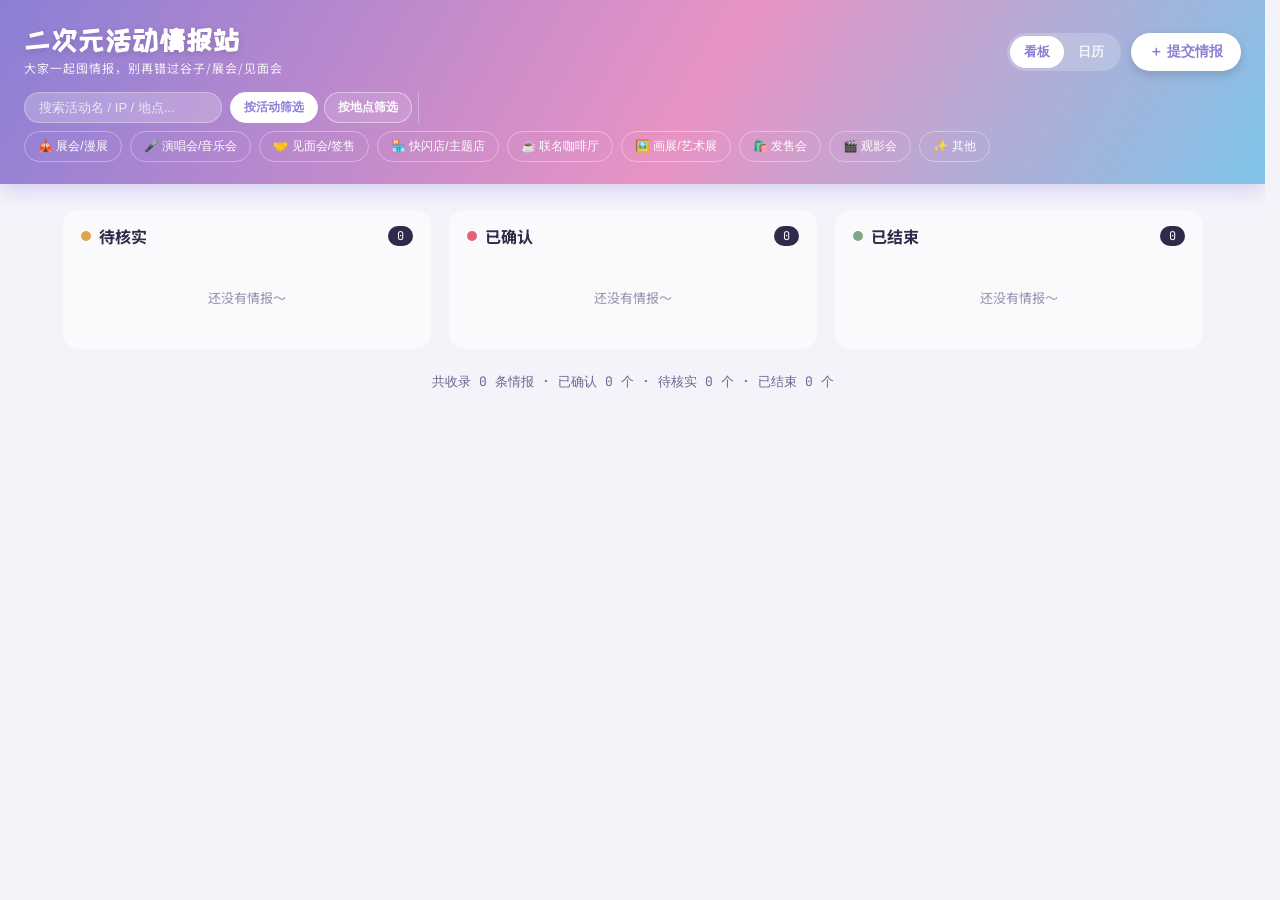
<file: acg-events-board.html>
<!DOCTYPE html>
<html lang="zh-CN">
<head>
<meta charset="UTF-8">
<meta name="viewport" content="width=device-width, initial-scale=1.0">
<title>二次元活动情报站</title>
<link rel="preconnect" href="https://fonts.googleapis.com">
<link href="https://fonts.googleapis.com/css2?family=ZCOOL+KuaiLe&family=Noto+Sans+SC:wght@400;500;600;700&family=JetBrains+Mono:wght@500;700&display=swap" rel="stylesheet">
<style>
  :root{
    --bg:#F5F3FA;
    --panel:#FFFFFF;
    --ink:#2D2A4A;
    --ink-soft:#6B6690;
    --purple:#8B7FD6;
    --pink:#E893C4;
    --blue:#7FC4E8;
    --mint:#7FD6B8;
    --line: rgba(45,42,74,0.10);
    --shadow: 0 6px 18px rgba(139,127,214,0.14);
    --unverified:#E0A64E;
    --confirmed:#E8617C;
    --ended:#7FA88B;
  }
  *{box-sizing:border-box;}
  html{overflow-y:scroll; scrollbar-gutter:stable;}
  body{
    margin:0;
    background:var(--bg);
    font-family:'Noto Sans SC', sans-serif;
    color:var(--ink);
  }
  .display{font-family:'ZCOOL KuaiLe', 'Noto Sans SC', sans-serif;}
  .mono{font-family:'JetBrains Mono', monospace;}

  header{
    background:linear-gradient(120deg, var(--purple), var(--pink) 55%, var(--blue));
    color:#fff; padding:26px 24px 22px; position:sticky; top:0; z-index:20;
    box-shadow:0 6px 20px rgba(139,127,214,0.3);
  }
  .header-row{display:flex; align-items:center; justify-content:space-between; gap:16px; flex-wrap:wrap;}
  .brand h1{font-size:28px; margin:0; letter-spacing:1px; text-shadow:0 2px 6px rgba(0,0,0,0.15);}
  .brand span{font-size:12px; opacity:0.9; letter-spacing:1px;}
  .header-actions{display:flex; gap:10px; align-items:center; flex-wrap:wrap;}

  .view-toggle{display:flex; background:rgba(255,255,255,0.2); border-radius:999px; padding:3px;}
  .view-toggle button{border:none; background:transparent; color:#fff; padding:7px 14px; border-radius:999px; font-size:13px; cursor:pointer; font-weight:600; opacity:0.85;}
  .view-toggle button.active{background:#fff; color:var(--purple); opacity:1;}

  .btn-add{background:#fff; color:var(--purple); border:none; padding:10px 18px; border-radius:999px; font-weight:700; font-size:14px; cursor:pointer; box-shadow:0 4px 10px rgba(0,0,0,0.15);}

  .filters{display:flex; gap:8px; margin-top:14px; flex-wrap:wrap; align-items:center;}
  .search-box{background:rgba(255,255,255,0.22); border:1px solid rgba(255,255,255,0.3); border-radius:999px; padding:7px 14px; color:#fff; font-size:13px; min-width:160px;}
  .search-box::placeholder{color:rgba(255,255,255,0.75);}
  .tag-chip{padding:6px 13px; border-radius:999px; font-size:12px; cursor:pointer; border:1px solid rgba(255,255,255,0.35); color:#fff; background:transparent; white-space:nowrap;}
  .tag-chip.active{background:#fff; color:var(--purple); font-weight:700;}

  .filter-mode-toggle{display:flex; gap:6px; align-items:center; padding-right:6px; margin-right:2px; border-right:1px solid rgba(255,255,255,0.3);}
  .mode-btn{padding:6px 13px; border-radius:999px; font-size:12px; font-weight:600; cursor:pointer; border:1px solid rgba(255,255,255,0.45); color:#fff; background:rgba(255,255,255,0.12); white-space:nowrap;}
  .mode-btn.active{background:#fff; color:var(--purple); font-weight:700; border-color:#fff;}

  main{max-width:1180px; margin:0 auto; padding:26px 20px 60px;}

  .kanban{display:grid; grid-template-columns:repeat(3,1fr); gap:18px;}
  @media (max-width:900px){.kanban{grid-template-columns:1fr;}}
  .column{background:rgba(255,255,255,0.5); border-radius:16px; padding:14px; min-height:120px;}
  .column-head{display:flex; align-items:center; gap:8px; margin-bottom:12px; padding:0 4px;}
  .column-head .dot{width:10px; height:10px; border-radius:50%;}
  .column-head h2{font-size:16px; margin:0; font-weight:700;}
  .column-head .count{margin-left:auto; font-size:12px; font-family:'JetBrains Mono'; background:var(--ink); color:#fff; padding:2px 9px; border-radius:999px;}
  .col-unverified .dot{background:var(--unverified);}
  .col-confirmed .dot{background:var(--confirmed);}
  .col-ended .dot{background:var(--ended);}
  .empty-hint{color:var(--ink-soft); font-size:13px; text-align:center; padding:28px 10px; opacity:0.7;}

  /* holographic card */
  .card{
    background:var(--panel); border-radius:14px; margin-bottom:12px; position:relative; cursor:pointer; overflow:hidden;
    box-shadow:var(--shadow); border:1px solid var(--line); padding:2px; transition:transform .12s ease;
  }
  .card:hover{transform:translateY(-2px);}
  .card::before{
    content:''; position:absolute; inset:0; padding:2px; border-radius:14px;
    background:linear-gradient(120deg, var(--purple), var(--pink), var(--blue), var(--purple));
    -webkit-mask:linear-gradient(#fff 0 0) content-box, linear-gradient(#fff 0 0);
    -webkit-mask-composite:xor; mask-composite:exclude; opacity:0.55; pointer-events:none;
  }
  .card-inner{padding:14px 16px; position:relative;}
  .card-top{display:flex; align-items:flex-start; justify-content:space-between; gap:8px; margin-bottom:6px;}
  .card-title{font-size:15px; font-weight:700; margin:0; flex:1;}
  .status-pill{font-size:10px; font-weight:700; padding:3px 9px; border-radius:999px; color:#fff; white-space:nowrap; flex:none;}
  .status-pill.unverified{background:var(--unverified);}
  .status-pill.confirmed{background:var(--confirmed);}
  .status-pill.ended{background:var(--ended);}
  .card-meta{display:flex; flex-wrap:wrap; gap:7px; font-size:12px; color:var(--ink-soft); margin-bottom:8px;}
  .card-meta span{display:flex; align-items:center; gap:3px;}
  .type-pill{background:#F0EDFB; color:var(--purple); padding:2px 9px; border-radius:999px; font-size:11px; font-weight:600;}
  .ip-pill{background:#FDEBF3; color:#B85A87; padding:2px 9px; border-radius:999px; font-size:11px;}
  .goods-flag{color:var(--pink); font-weight:700;}
  .countdown{color:var(--confirmed); font-weight:700;}
  .card-foot{display:flex; align-items:center; gap:10px; font-size:12px; color:var(--ink-soft); flex-wrap:wrap;}
  .quick-vote{background:#F0EDFB; color:var(--purple); border:none; padding:3px 10px; border-radius:999px; font-size:11px; font-weight:700; cursor:pointer;}
  .avatars{display:flex; gap:4px; flex-wrap:wrap;}
  .avatar-chip{background:#EAF6F0; color:#3D7A5C; padding:1px 8px; border-radius:999px; font-size:11px;}
  .comment-count{margin-left:auto;}

  /* calendar */
  .cal-wrap{background:rgba(255,255,255,0.5); border-radius:16px; padding:18px;}
  .cal-nav{display:flex; align-items:center; justify-content:center; gap:18px; margin-bottom:16px;}
  .cal-nav button{background:var(--purple); color:#fff; border:none; width:32px; height:32px; border-radius:50%; cursor:pointer; font-size:15px;}
  .cal-nav h2{margin:0; font-size:18px; min-width:120px; text-align:center;}
  .cal-grid{display:grid; grid-template-columns:repeat(7,1fr); gap:6px;}
  .cal-dow{text-align:center; font-size:12px; color:var(--ink-soft); font-weight:700; padding-bottom:4px;}
  .cal-cell{background:var(--panel); border-radius:10px; min-height:74px; padding:6px; font-size:12px; position:relative; border:1px solid var(--line);}
  .cal-cell.empty{background:transparent; border:none;}
  .cal-cell.today{outline:2px solid var(--pink);}
  .cal-daynum{font-family:'JetBrains Mono'; font-weight:700; font-size:12px; color:var(--ink-soft);}
  .cal-dots{display:flex; flex-wrap:wrap; gap:3px; margin-top:6px;}
  .cal-dot{width:7px; height:7px; border-radius:50%;}
  .cal-cell-list{cursor:pointer;}
  .cal-cell-list:hover{box-shadow:var(--shadow);}

  .stats{text-align:center; color:var(--ink-soft); font-size:13px; margin-top:24px; font-family:'JetBrains Mono';}

  /* modal */
  .overlay{position:fixed; inset:0; background:rgba(45,42,74,0.5); display:none; align-items:flex-start; justify-content:center; z-index:100; padding:40px 16px; overflow-y:auto;}
  .overlay.show{display:flex;}
  .modal{background:var(--panel); border-radius:18px; width:100%; max-width:580px; padding:26px; position:relative; box-shadow:0 20px 50px rgba(0,0,0,0.25);}
  .modal h2{margin:0 0 18px; font-size:20px;}
  .modal-close{position:absolute; top:16px; right:18px; background:none; border:none; font-size:20px; cursor:pointer; color:var(--ink-soft);}
  .field{margin-bottom:14px;}
  .field label{display:block; font-size:12px; font-weight:700; color:var(--ink-soft); margin-bottom:5px;}
  .field input, .field select, .field textarea{width:100%; padding:9px 11px; border-radius:9px; border:1px solid var(--line); font-family:'Noto Sans SC'; font-size:14px; background:#fff;}
  .field textarea{resize:vertical; min-height:56px;}
  .row2{display:grid; grid-template-columns:1fr 1fr; gap:12px;}
  .row3{display:grid; grid-template-columns:1fr 1fr 1fr; gap:12px;}
  .checkbox-row{display:flex; align-items:center; gap:8px; font-size:13px; color:var(--ink-soft); margin-bottom:14px;}
  .form-actions{display:flex; gap:10px; margin-top:18px; flex-wrap:wrap;}
  .btn-primary{background:var(--purple); color:#fff; border:none; padding:10px 22px; border-radius:999px; font-weight:700; cursor:pointer; font-size:14px;}
  .btn-secondary{background:transparent; color:var(--ink-soft); border:1px solid var(--line); padding:10px 18px; border-radius:999px; cursor:pointer; font-size:14px;}
  .btn-danger{color:var(--confirmed); background:none; border:none; cursor:pointer; font-size:13px; text-decoration:underline;}
  .status-btns{display:flex; gap:8px; flex-wrap:wrap; margin-bottom:16px;}
  .status-btn{flex:1; padding:8px; border-radius:9px; border:1.5px solid var(--line); background:#fff; cursor:pointer; font-size:12px; font-weight:700; text-align:center; color:var(--ink-soft);}
  .status-btn.sel-unverified{border-color:var(--unverified); background:#FBF0DD; color:#8A5A15;}
  .status-btn.sel-confirmed{border-color:var(--confirmed); background:#FBDCE4; color:#A8305A;}
  .status-btn.sel-ended{border-color:var(--ended); background:#DFEEE5; color:#2E5C42;}
  .section-title{font-size:13px; font-weight:700; color:var(--ink-soft); margin:18px 0 8px; border-top:1px dashed var(--line); padding-top:16px;}
  .chip-row{display:flex; flex-wrap:wrap; gap:6px; margin-bottom:8px;}
  .name-chip{background:#F0EDFB; color:var(--purple); padding:3px 10px; border-radius:999px; font-size:12px; display:flex; align-items:center; gap:5px;}
  .name-chip button{background:none; border:none; cursor:pointer; color:var(--purple); font-size:12px; padding:0;}
  .add-inline{display:flex; gap:8px;}
  .add-inline input{flex:1;}
  .add-inline button{background:var(--purple); color:#fff; border:none; padding:0 16px; border-radius:9px; font-size:13px; cursor:pointer;}
  .comment{background:#F7F5FC; border-radius:10px; padding:8px 12px; margin-bottom:8px; font-size:13px;}
  .comment b{color:var(--ink);}
  .comment .time{font-size:11px; color:var(--ink-soft); float:right;}
  .stars{display:flex; gap:4px; margin-bottom:10px;}
  .star{font-size:22px; cursor:pointer; color:#E4DFF2;}
  .star.on{color:var(--pink);}
  .link-preview{font-size:12px; color:var(--purple); word-break:break-all;}
</style>
</head>
<body>

<header>
  <div class="header-row">
    <div class="brand">
      <h1 class="display">二次元活动情报站</h1>
      <span>大家一起囤情报，别再错过谷子/展会/见面会</span>
    </div>
    <div class="header-actions">
      <div class="view-toggle">
        <button id="tabKanban" class="active">看板</button>
        <button id="tabCalendar">日历</button>
      </div>
      <button class="btn-add" id="btnAdd">＋ 提交情报</button>
    </div>
  </div>
  <div class="filters">
    <input class="search-box" id="searchInput" placeholder="搜索活动名 / IP / 地点...">
    <div class="filter-mode-toggle" id="filterModeToggle">
      <button class="mode-btn" data-mode="type">按活动筛选</button>
      <button class="mode-btn" data-mode="venue">按地点筛选</button>
    </div>
    <div id="typeFilterRow" style="display:flex; gap:8px; flex-wrap:wrap;"></div>
  </div>
</header>

<main>
  <div id="kanbanView" class="kanban"></div>
  <div id="calendarView" class="cal-wrap" style="display:none;"></div>
  <div class="stats" id="statsLine"></div>
</main>

<div class="overlay" id="overlay">
  <div class="modal" id="modalContent"></div>
</div>

<script>
const TYPES = ['展会/漫展','演唱会/音乐会','见面会/签售','快闪店/主题店','联名咖啡厅','画展/艺术展','发售会','观影会','其他'];
const TYPE_EMOJI = {'展会/漫展':'🎪','演唱会/音乐会':'🎤','见面会/签售':'🤝','快闪店/主题店':'🏪','联名咖啡厅':'☕','画展/艺术展':'🖼️','发售会':'🛍️','观影会':'🎬','其他':'✨'};
const VENUES = ['静安大悦城','百联ZX创趣场','LuOne凯德晶萃','美罗城','环球港','第一百货'];
const STATUS_META = {
  unverified:{label:'待核实', color:'#E0A64E'},
  confirmed:{label:'已确认', color:'#E8617C'},
  ended:{label:'已结束', color:'#7FA88B'}
};
let events = [];
let currentView = 'kanban';
let filterMode = 'type';
let activeTypes = new Set();
let activeVenues = new Set();
let searchQuery = '';
let calCursor = new Date();
let myName = '';

async function loadMyName(){
  try{ myName = localStorage.getItem('acg-my-name') || ''; }
  catch(e){ myName = ''; }
}
async function saveMyName(name){ myName = name; try{ localStorage.setItem('acg-my-name', name); }catch(e){} }
async function loadEvents(){
  try{ const r = localStorage.getItem('acg-events-list'); events = r ? JSON.parse(r) : []; }
  catch(e){ events = []; }
}
async function saveEvents(){
  try{ localStorage.setItem('acg-events-list', JSON.stringify(events)); }
  catch(e){ console.error('保存失败', e); }
}

function uid(){ return 'e_' + Date.now() + '_' + Math.floor(Math.random()*10000); }
function esc(s){ return String(s||'').replace(/[&<>"']/g, m=>({'&':'&amp;','<':'&lt;','>':'&gt;','"':'&quot;',"'":'&#39;'}[m])); }

function fmtDateRange(start, end){
  if(!start) return '日期待核实';
  if(!end || end===start) return start;
  return `${start} ~ ${end}`;
}
function daysUntil(dateStr){
  if(!dateStr) return null;
  const today = new Date(); today.setHours(0,0,0,0);
  const d = new Date(dateStr+'T00:00:00');
  return Math.round((d-today)/86400000);
}
function countdownLabel(dateStr){
  const days = daysUntil(dateStr);
  if(days===null) return '';
  if(days>1) return `还有${days}天`;
  if(days===1) return '明天开始';
  if(days===0) return '今天开始';
  return `已开始${-days}天`;
}
function matchesFilter(e){
  if(activeTypes.size>0 && !activeTypes.has(e.type)) return false;
  if(activeVenues.size>0 && !(e.venue && [...activeVenues].some(v=>e.venue.includes(v)))) return false;
  if(searchQuery){
    const q = searchQuery.toLowerCase();
    const hay = (e.title+' '+(e.ip||[]).join(' ')+' '+e.city+' '+e.venue).toLowerCase();
    if(!hay.includes(q)) return false;
  }
  return true;
}
function sortEvents(list){
  return list.slice().sort((a,b)=>{
    if(!a.startDate && !b.startDate) return 0;
    if(!a.startDate) return 1;
    if(!b.startDate) return -1;
    return a.startDate.localeCompare(b.startDate);
  });
}

function renderFilterModeToggle(){
  document.querySelectorAll('#filterModeToggle .mode-btn').forEach(btn=>{
    btn.classList.toggle('active', btn.dataset.mode===filterMode);
  });
}

function renderTypeFilters(){
  renderFilterModeToggle();
  const row = document.getElementById('typeFilterRow');
  if(filterMode==='venue'){
    row.innerHTML = VENUES.map(v=>`<button class="tag-chip ${activeVenues.has(v)?'active':''}" data-v="${esc(v)}">📍 ${v}</button>`).join('');
    row.querySelectorAll('.tag-chip').forEach(btn=>{
      btn.addEventListener('click', ()=>{
        const v = btn.dataset.v;
        if(activeVenues.has(v)) activeVenues.delete(v); else activeVenues.add(v);
        renderAll();
      });
    });
  } else {
    row.innerHTML = TYPES.map(t=>`<button class="tag-chip ${activeTypes.has(t)?'active':''}" data-t="${esc(t)}">${TYPE_EMOJI[t]} ${t}</button>`).join('');
    row.querySelectorAll('.tag-chip').forEach(btn=>{
      btn.addEventListener('click', ()=>{
        const t = btn.dataset.t;
        if(activeTypes.has(t)) activeTypes.delete(t); else activeTypes.add(t);
        renderAll();
      });
    });
  }
}

function cardHTML(e){
  const meta = STATUS_META[e.status];
  const participants = (e.participants||[]);
  return `
  <div class="card" data-id="${e.id}">
    <div class="card-inner">
      <div class="card-top">
        <p class="card-title">${esc(e.title)}</p>
        <span class="status-pill ${e.status}">${meta.label}</span>
      </div>
      <div class="card-meta">
        <span class="type-pill">${TYPE_EMOJI[e.type]||''} ${esc(e.type)}</span>
        ${(e.ip&&e.ip.length)? e.ip.slice(0,2).map(i=>`<span class="ip-pill">${esc(i)}</span>`).join('') : ''}
        ${e.hasLimitedGoods? `<span class="goods-flag">🛍️ 有限定周边</span>` : ''}
      </div>
      <div class="card-meta">
        <span>📅 ${fmtDateRange(e.startDate, e.endDate)}</span>
        ${e.city? `<span>📍 ${esc(e.city)}${e.venue?('·'+esc(e.venue)):''}</span>`:''}
        ${(e.status==='confirmed' && e.startDate) ? `<span class="countdown">⏳ ${countdownLabel(e.startDate)}</span>` : ''}
      </div>
      <div class="card-meta">
        ${e.price? `<span>💰 ${esc(e.price)}</span>`:''}
        ${e.submitter? `<span>👤 ${esc(e.submitter)} 提交</span>`:''}
      </div>
      <div class="card-foot">
        <div class="avatars">${participants.slice(0,3).map(n=>`<span class="avatar-chip">${esc(n)}</span>`).join('')}${participants.length>3?`<span class="avatar-chip">+${participants.length-3}</span>`:''}</div>
        <button class="quick-vote" data-id="${e.id}">🙋 ${(e.interested||[]).length}人感兴趣</button>
        <span class="comment-count">💭 ${(e.comments||[]).length}</span>
      </div>
    </div>
  </div>`;
}

async function quickVote(id){
  let name = myName;
  if(!name){
    name = prompt('你的名字是？（下次会记住）') || '';
    if(!name) return;
    await saveMyName(name);
  }
  const e = events.find(x=>x.id===id);
  if(!e) return;
  e.interested = e.interested || [];
  const idx = e.interested.indexOf(name);
  if(idx>=0) e.interested.splice(idx,1); else e.interested.push(name);
  await saveEvents();
  renderAll();
}

function renderKanban(){
  const cols = [
    {key:'unverified', cls:'col-unverified', title:'待核实'},
    {key:'confirmed', cls:'col-confirmed', title:'已确认'},
    {key:'ended', cls:'col-ended', title:'已结束'}
  ];
  const el = document.getElementById('kanbanView');
  el.innerHTML = cols.map(c=>{
    const list = sortEvents(events.filter(e=>e.status===c.key && matchesFilter(e)));
    return `
    <div class="column ${c.cls}">
      <div class="column-head"><span class="dot"></span><h2>${c.title}</h2><span class="count">${list.length}</span></div>
      ${list.length? list.map(cardHTML).join('') : `<div class="empty-hint">还没有情报～</div>`}
    </div>`;
  }).join('');
  el.querySelectorAll('.card').forEach(card=> card.addEventListener('click', ()=> openDetailModal(card.dataset.id)));
  el.querySelectorAll('.quick-vote').forEach(btn=> btn.addEventListener('click', (ev)=>{ ev.stopPropagation(); quickVote(btn.dataset.id); }));
}

function eventsOnDate(dateStr){
  return events.filter(e=>{
    if(!e.startDate) return false;
    const end = e.endDate || e.startDate;
    return dateStr >= e.startDate && dateStr <= end;
  });
}

function renderCalendar(){
  const el = document.getElementById('calendarView');
  const y = calCursor.getFullYear(), m = calCursor.getMonth();
  const first = new Date(y,m,1);
  const startDow = first.getDay();
  const daysInMonth = new Date(y,m+1,0).getDate();
  const todayStr = new Date().toISOString().slice(0,10);

  let cells = '';
  for(let i=0;i<startDow;i++) cells += `<div class="cal-cell empty"></div>`;
  for(let d=1; d<=daysInMonth; d++){
    const dateStr = `${y}-${String(m+1).padStart(2,'0')}-${String(d).padStart(2,'0')}`;
    const dayEvents = eventsOnDate(dateStr).filter(matchesFilter);
    const dots = dayEvents.slice(0,4).map(e=>`<span class="cal-dot" style="background:${STATUS_META[e.status].color}"></span>`).join('');
    cells += `<div class="cal-cell cal-cell-list ${dateStr===todayStr?'today':''}" data-date="${dateStr}">
      <div class="cal-daynum">${d}</div>
      <div class="cal-dots">${dots}</div>
    </div>`;
  }

  el.innerHTML = `
    <div class="cal-nav">
      <button id="calPrev">‹</button>
      <h2 class="display">${y} 年 ${m+1} 月</h2>
      <button id="calNext">›</button>
    </div>
    <div class="cal-grid">
      ${['日','一','二','三','四','五','六'].map(d=>`<div class="cal-dow">${d}</div>`).join('')}
      ${cells}
    </div>`;

  document.getElementById('calPrev').addEventListener('click', ()=>{ calCursor.setMonth(calCursor.getMonth()-1); renderCalendar(); });
  document.getElementById('calNext').addEventListener('click', ()=>{ calCursor.setMonth(calCursor.getMonth()+1); renderCalendar(); });
  el.querySelectorAll('.cal-cell-list').forEach(cell=> cell.addEventListener('click', ()=> openDayList(cell.dataset.date)));
}

function openDayList(dateStr){
  const dayEvents = eventsOnDate(dateStr);
  const modal = document.getElementById('modalContent');
  modal.innerHTML = `
    <button class="modal-close" onclick="closeModal()">✕</button>
    <h2 class="display">${dateStr} 的活动</h2>
    ${dayEvents.map(e=>`<div class="card" style="margin-bottom:10px;" data-id="${e.id}"><div class="card-inner">
      <p class="card-title">${esc(e.title)}</p>
      <div class="card-meta"><span class="type-pill">${TYPE_EMOJI[e.type]||''} ${esc(e.type)}</span></div>
      <div class="card-meta">${e.city?`<span>📍 ${esc(e.city)}</span>`:''}</div>
    </div></div>`).join('') || '<p style="color:var(--ink-soft);font-size:13px;">这天没有活动</p>'}
    <div class="form-actions">
      <button class="btn-primary" id="addOnDateBtn">＋ 在这天添加活动</button>
      <button class="btn-secondary" onclick="closeModal()">关闭</button>
    </div>
  `;
  modal.querySelectorAll('.card').forEach(c=> c.addEventListener('click', ()=> openDetailModal(c.dataset.id)));
  document.getElementById('addOnDateBtn').addEventListener('click', ()=> openAddModal(dateStr));
  document.getElementById('overlay').classList.add('show');
}

function renderStats(){
  const ended = events.filter(e=>e.status==='ended').length;
  const confirmed = events.filter(e=>e.status==='confirmed').length;
  const unverified = events.filter(e=>e.status==='unverified').length;
  document.getElementById('statsLine').textContent = `共收录 ${events.length} 条情报 · 已确认 ${confirmed} 个 · 待核实 ${unverified} 个 · 已结束 ${ended} 个`;
}

function renderAll(){
  renderTypeFilters();
  if(currentView==='kanban') renderKanban(); else renderCalendar();
  renderStats();
}

/* ---------- Add Modal ---------- */
function openAddModal(prefillDate){
  const modal = document.getElementById('modalContent');
  modal.innerHTML = `
    <button class="modal-close" onclick="closeModal()">✕</button>
    <h2 class="display">提交新情报</h2>
    <div class="field"><label>活动名称</label><input id="f_title" placeholder="例如：xxx主题快闪店"></div>
    <div class="row2">
      <div class="field"><label>活动类型</label>
        <select id="f_type">${TYPES.map(t=>`<option value="${esc(t)}">${TYPE_EMOJI[t]} ${t}</option>`).join('')}</select>
      </div>
      <div class="field"><label>关联IP/作品（可填多个，逗号分隔）</label><input id="f_ip" placeholder="例如：原神,明日方舟"></div>
    </div>
    <div class="row2">
      <div class="field"><label>城市</label><input id="f_city" placeholder="例如：上海"></div>
      <div class="field"><label>具体地点/场馆</label><input id="f_venue" placeholder="例如：静安大悦城"></div>
    </div>
    <div class="row2">
      <div class="field"><label>开始日期</label><input type="date" id="f_start" value="${prefillDate||''}"></div>
      <div class="field"><label>结束日期（单日活动可不填）</label><input type="date" id="f_end"></div>
    </div>
    <div class="row2">
      <div class="field"><label>票价/费用</label><input id="f_price" placeholder="免费 / 具体金额"></div>
      <div class="field"><label>购票/报名入口</label><input id="f_ticket" placeholder="链接或说明，比如“大麦搜索xxx”"></div>
    </div>
    <div class="field"><label>信息来源链接（方便大家核实）</label><input id="f_source" placeholder="公众号/微博原文链接"></div>
    <div class="checkbox-row"><input type="checkbox" id="f_goods"> <label for="f_goods" style="margin:0;">有限定周边 🛍️</label></div>
    <div class="row2">
      <div class="field"><label>提交人</label><input id="f_submitter" value="${esc(myName)}" placeholder="你的名字"></div>
      <div class="field"><label>状态</label>
        <select id="f_status">
          <option value="unverified">待核实（小道消息）</option>
          <option value="confirmed" selected>已确认（官方发布）</option>
        </select>
      </div>
    </div>
    <div class="field"><label>备注</label><textarea id="f_notes" placeholder="其他想说的"></textarea></div>
    <div class="form-actions">
      <button class="btn-primary" id="submitAdd">保存情报</button>
      <button class="btn-secondary" onclick="closeModal()">取消</button>
    </div>
  `;
  document.getElementById('submitAdd').addEventListener('click', submitAddEvent);
  document.getElementById('overlay').classList.add('show');
}

async function submitAddEvent(){
  const title = document.getElementById('f_title').value.trim();
  if(!title){ alert('先填一下活动名称吧'); return; }
  const submitter = document.getElementById('f_submitter').value.trim();
  if(submitter) saveMyName(submitter);
  const ipRaw = document.getElementById('f_ip').value.trim();
  const ev = {
    id: uid(),
    title,
    type: document.getElementById('f_type').value,
    ip: ipRaw ? ipRaw.split(/[,，]/).map(s=>s.trim()).filter(Boolean) : [],
    city: document.getElementById('f_city').value.trim(),
    venue: document.getElementById('f_venue').value.trim(),
    startDate: document.getElementById('f_start').value,
    endDate: document.getElementById('f_end').value,
    price: document.getElementById('f_price').value.trim(),
    ticketLink: document.getElementById('f_ticket').value.trim(),
    sourceLink: document.getElementById('f_source').value.trim(),
    hasLimitedGoods: document.getElementById('f_goods').checked,
    submitter,
    status: document.getElementById('f_status').value,
    notes: document.getElementById('f_notes').value.trim(),
    participants: submitter ? [submitter] : [],
    interested: [],
    comments: [],
    rating: 0,
    memoryNote: '',
    createdAt: Date.now()
  };
  events.push(ev);
  await saveEvents();
  closeModal();
  renderAll();
}

/* ---------- Detail Modal ---------- */
function openDetailModal(id){
  const e = events.find(x=>x.id===id);
  if(!e) return;
  const modal = document.getElementById('modalContent');
  modal.innerHTML = `
    <button class="modal-close" onclick="closeModal()">✕</button>
    <h2 class="display">${esc(e.title)}</h2>

    <div class="status-btns">
      <button class="status-btn ${e.status==='unverified'?'sel-unverified':''}" data-s="unverified">待核实</button>
      <button class="status-btn ${e.status==='confirmed'?'sel-confirmed':''}" data-s="confirmed">已确认</button>
      <button class="status-btn ${e.status==='ended'?'sel-ended':''}" data-s="ended">已结束</button>
    </div>

    <div class="row2">
      <div class="field"><label>活动类型</label>
        <select id="d_type">${TYPES.map(t=>`<option value="${esc(t)}" ${t===e.type?'selected':''}>${TYPE_EMOJI[t]} ${t}</option>`).join('')}</select>
      </div>
      <div class="field"><label>关联IP/作品</label><input id="d_ip" value="${esc((e.ip||[]).join('、'))}" placeholder="逗号分隔"></div>
    </div>
    <div class="row2">
      <div class="field"><label>开始日期</label><input type="date" id="d_start" value="${e.startDate||''}"></div>
      <div class="field"><label>结束日期</label><input type="date" id="d_end" value="${e.endDate||''}"></div>
    </div>
    <div class="row2">
      <div class="field"><label>城市</label><input id="d_city" value="${esc(e.city||'')}"></div>
      <div class="field"><label>具体地点/场馆</label><input id="d_venue" value="${esc(e.venue||'')}"></div>
    </div>
    <div class="row2">
      <div class="field"><label>票价/费用</label><input id="d_price" value="${esc(e.price||'')}"></div>
      <div class="field"><label>购票/报名入口</label><input id="d_ticket" value="${esc(e.ticketLink||'')}"></div>
    </div>
    <div class="field"><label>信息来源链接</label><input id="d_source" value="${esc(e.sourceLink||'')}"></div>
    <div class="checkbox-row"><input type="checkbox" id="d_goods" ${e.hasLimitedGoods?'checked':''}> <label for="d_goods" style="margin:0;">有限定周边 🛍️</label></div>
    <div class="field"><label>备注</label><textarea id="d_notes">${esc(e.notes||'')}</textarea></div>

    <div class="section-title">想去 / 已确定去的人</div>
    <div class="chip-row" id="participantChips">
      ${(e.participants||[]).map(n=>`<span class="name-chip">${esc(n)} <button data-name="${esc(n)}" class="rmParticipant">✕</button></span>`).join('')}
    </div>
    <div class="add-inline">
      <input id="newParticipant" placeholder="填个名字，比如 ${esc(myName)||'你的名字'}">
      <button id="addParticipantBtn">算我一个！</button>
    </div>

    ${(e.interested&&e.interested.length) ? `
    <div class="section-title">点过"感兴趣"的人</div>
    <div class="chip-row">${e.interested.map(n=>`<span class="name-chip" style="background:#FDEBF3;color:#B85A87;">${esc(n)}</span>`).join('')}</div>
    ` : ''}

    <div id="memorySection" style="display:${e.status==='ended'?'block':'none'}">
      <div class="section-title">好玩程度 / 战利品回忆</div>
      <div class="stars" id="starsRow">
        ${[1,2,3,4,5].map(n=>`<span class="star ${n<=(e.rating||0)?'on':''}" data-n="${n}">★</span>`).join('')}
      </div>
      <div class="field"><label>回忆一下（抢到了什么周边、现场怎么样）</label><textarea id="d_memory" placeholder="战利品记录">${esc(e.memoryNote||'')}</textarea></div>
    </div>

    <div class="section-title">留言 / 讨论</div>
    <div id="commentsList">
      ${(e.comments||[]).map(c=>`<div class="comment"><span class="time">${c.time}</span><b>${esc(c.name||'匿名')}：</b>${esc(c.text)}</div>`).join('') || '<p style="font-size:12px;color:var(--ink-soft);">还没有留言，来问问细节吧</p>'}
    </div>
    <div class="add-inline" style="margin-top:8px;">
      <input id="newCommentName" placeholder="你的名字" value="${esc(myName)}" style="max-width:100px;">
      <input id="newCommentText" placeholder="说点什么...">
      <button id="addCommentBtn">发送</button>
    </div>

    <div class="form-actions">
      <button class="btn-primary" id="saveDetail">保存修改</button>
      <button class="btn-secondary" onclick="closeModal()">关闭</button>
      <button class="btn-danger" id="deleteBtn" style="margin-left:auto;">删除这条情报</button>
    </div>
  `;

  modal.querySelectorAll('.status-btn').forEach(btn=>{
    btn.addEventListener('click', ()=>{ e.status = btn.dataset.s; openDetailModal(id); });
  });
  modal.querySelectorAll('.rmParticipant').forEach(btn=>{
    btn.addEventListener('click', ()=>{ e.participants = (e.participants||[]).filter(n=>n!==btn.dataset.name); openDetailModal(id); });
  });
  document.getElementById('addParticipantBtn').addEventListener('click', ()=>{
    const inp = document.getElementById('newParticipant');
    const name = inp.value.trim();
    if(!name) return;
    e.participants = e.participants || [];
    if(!e.participants.includes(name)) e.participants.push(name);
    saveMyName(name);
    openDetailModal(id);
  });
  document.getElementById('addCommentBtn').addEventListener('click', ()=>{
    const name = document.getElementById('newCommentName').value.trim() || '匿名';
    const text = document.getElementById('newCommentText').value.trim();
    if(!text) return;
    e.comments = e.comments || [];
    const now = new Date();
    e.comments.push({name, text, time:`${now.getMonth()+1}/${now.getDate()} ${String(now.getHours()).padStart(2,'0')}:${String(now.getMinutes()).padStart(2,'0')}`});
    saveMyName(name);
    openDetailModal(id);
  });
  if(document.getElementById('starsRow')){
    document.getElementById('starsRow').querySelectorAll('.star').forEach(s=>{
      s.addEventListener('click', ()=>{ e.rating = parseInt(s.dataset.n); openDetailModal(id); });
    });
  }
  document.getElementById('deleteBtn').addEventListener('click', async ()=>{
    if(confirm('确定要删除这条情报吗？')){
      events = events.filter(x=>x.id!==id);
      await saveEvents();
      closeModal();
      renderAll();
    }
  });
  document.getElementById('saveDetail').addEventListener('click', async ()=>{
    e.type = document.getElementById('d_type').value;
    const ipRaw = document.getElementById('d_ip').value.trim();
    e.ip = ipRaw ? ipRaw.split(/[,，、]/).map(s=>s.trim()).filter(Boolean) : [];
    e.startDate = document.getElementById('d_start').value;
    e.endDate = document.getElementById('d_end').value;
    e.city = document.getElementById('d_city').value.trim();
    e.venue = document.getElementById('d_venue').value.trim();
    e.price = document.getElementById('d_price').value.trim();
    e.ticketLink = document.getElementById('d_ticket').value.trim();
    e.sourceLink = document.getElementById('d_source').value.trim();
    e.hasLimitedGoods = document.getElementById('d_goods').checked;
    e.notes = document.getElementById('d_notes').value.trim();
    if(document.getElementById('d_memory')) e.memoryNote = document.getElementById('d_memory').value.trim();
    await saveEvents();
    closeModal();
    renderAll();
  });

  document.getElementById('overlay').classList.add('show');
}

function closeModal(){ document.getElementById('overlay').classList.remove('show'); }

document.getElementById('btnAdd').addEventListener('click', openAddModal);
document.getElementById('tabKanban').addEventListener('click', ()=>{
  currentView='kanban';
  document.getElementById('tabKanban').classList.add('active');
  document.getElementById('tabCalendar').classList.remove('active');
  document.getElementById('kanbanView').style.display='grid';
  document.getElementById('calendarView').style.display='none';
  renderAll();
});
document.getElementById('tabCalendar').addEventListener('click', ()=>{
  currentView='calendar';
  document.getElementById('tabCalendar').classList.add('active');
  document.getElementById('tabKanban').classList.remove('active');
  document.getElementById('kanbanView').style.display='none';
  document.getElementById('calendarView').style.display='block';
  renderAll();
});
document.getElementById('searchInput').addEventListener('input', (ev)=>{ searchQuery = ev.target.value; renderAll(); });
document.querySelectorAll('#filterModeToggle .mode-btn').forEach(btn=>{
  btn.addEventListener('click', ()=>{ filterMode = btn.dataset.mode; renderAll(); });
});
document.getElementById('overlay').addEventListener('click', (ev)=>{ if(ev.target.id==='overlay') closeModal(); });

(async function init(){
  await loadMyName();
  await loadEvents();
  renderAll();
})();
</script>
</body>
</html>
</file>
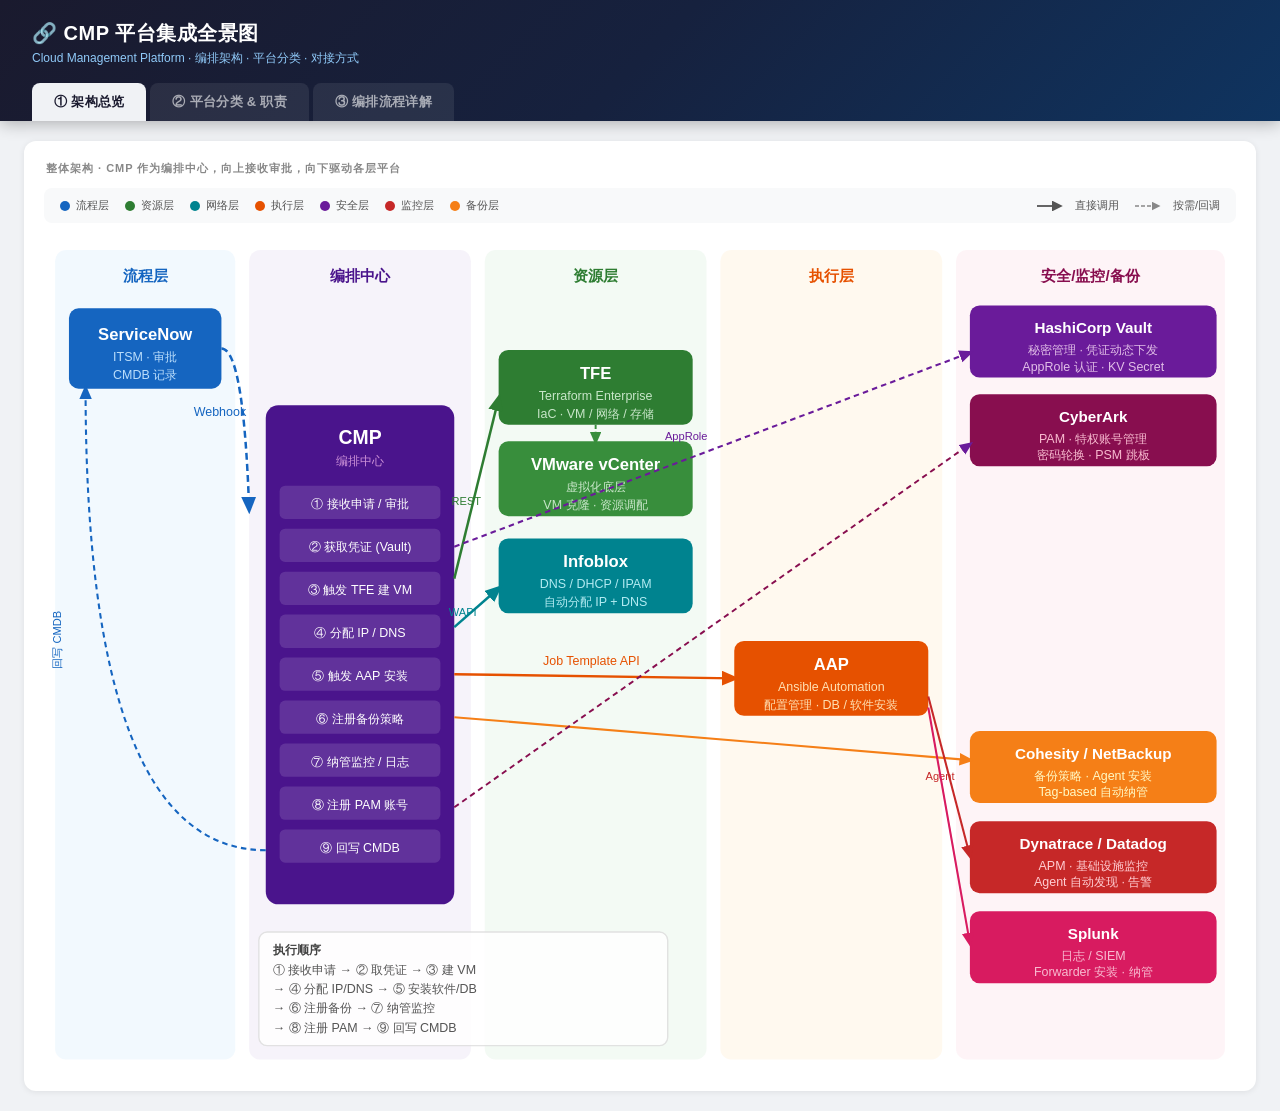
<file: CMP集成全景图.html>
<!DOCTYPE html>
<html lang="zh-CN">
<head>
<meta charset="UTF-8">
<meta name="viewport" content="width=device-width, initial-scale=1.0">
<title>CMP 平台集成全景图</title>
<style>
*,*::before,*::after{box-sizing:border-box;margin:0;padding:0}
body{font-family:Arial,sans-serif;background:#F0F2F5;color:#1a1a1a;min-height:100vh}
.app-header{background:linear-gradient(135deg,#1a1a2e 0%,#16213e 50%,#0f3460 100%);padding:20px 32px 0;box-shadow:0 2px 16px rgba(0,0,0,.3)}
.app-header h1{color:#fff;font-size:20px;font-weight:bold;letter-spacing:.5px}
.app-header p{color:#90CAF9;font-size:12px;margin-top:3px}
.tabs{display:flex;gap:4px;margin-top:16px}
.tab{padding:10px 22px;font-size:13px;font-weight:bold;color:rgba(255,255,255,.6);border:none;background:rgba(255,255,255,.08);border-radius:8px 8px 0 0;cursor:pointer;transition:all .2s;letter-spacing:.3px}
.tab:hover{color:white;background:rgba(255,255,255,.15)}
.tab.active{color:#1a1a2e;background:#F0F2F5}
.content{padding:20px 24px}
.panel{display:none}
.panel.active{display:block}
.section-label{font-size:11px;font-weight:bold;color:#888;text-transform:uppercase;letter-spacing:1px;margin-bottom:12px;padding-left:2px}
/* TAB 1 */
.arch-container{background:white;border-radius:12px;padding:20px;box-shadow:0 1px 6px rgba(0,0,0,.08)}
.arch-legend{display:flex;gap:16px;flex-wrap:wrap;margin-bottom:16px;padding:10px 16px;background:#F8F9FA;border-radius:8px;align-items:center}
.legend-item{display:flex;align-items:center;gap:6px;font-size:11px;color:#555}
.legend-dot{width:10px;height:10px;border-radius:50%;flex-shrink:0}
.arch-svg-wrap{overflow-x:auto}
/* TAB 2 */
.cards-grid{display:grid;grid-template-columns:repeat(3,1fr);gap:12px}
.cat-card{border-radius:10px;overflow:hidden;box-shadow:0 2px 8px rgba(0,0,0,.08)}
.cat-head{padding:10px 14px;color:white;font-size:13px;font-weight:bold;display:flex;align-items:center;gap:8px}
.cat-body{background:white;padding:10px;display:flex;flex-direction:column;gap:8px}
.plat-item{border-radius:7px;padding:9px 11px;border-left:3px solid;background:#FAFAFA}
.plat-name{font-size:12px;font-weight:bold;color:#1a1a1a}
.plat-sub{font-size:10px;color:#888;margin-top:1px}
.plat-tags{display:flex;flex-wrap:wrap;gap:3px;margin:5px 0}
.plat-tag{font-size:9px;padding:1px 5px;border-radius:3px;color:white}
.plat-resp{font-size:10px;color:#444;line-height:1.5;margin-bottom:4px}
.plat-api{font-size:9px;color:#666;background:#F0F2F5;border-radius:4px;padding:3px 7px;line-height:1.6}
.plat-api b{color:#333}
/* TAB 3 */
.orch-layout{display:grid;grid-template-columns:200px 1fr;gap:14px;align-items:start}
.step-list{background:#1a1a2e;border-radius:10px;padding:14px;position:sticky;top:16px}
.step-list-title{color:#90CAF9;font-size:11px;font-weight:bold;text-transform:uppercase;letter-spacing:.8px;margin-bottom:12px;text-align:center}
.step-btn{display:flex;align-items:flex-start;gap:9px;background:rgba(255,255,255,.07);border:none;border-radius:7px;padding:9px 10px;margin-bottom:6px;cursor:pointer;transition:background .2s;width:100%;text-align:left}
.step-btn:hover{background:rgba(255,255,255,.14)}
.step-btn.active{background:rgba(255,255,255,.22);outline:1.5px solid rgba(255,255,255,.45)}
.step-num{width:20px;height:20px;border-radius:50%;background:white;font-size:10px;font-weight:bold;display:flex;align-items:center;justify-content:center;flex-shrink:0;margin-top:1px}
.step-info{flex:1}
.step-title{font-size:11px;font-weight:bold;color:white;line-height:1.3}
.step-plat{font-size:9px;color:rgba(255,255,255,.5);margin-top:2px}
.detail-card{background:white;border-radius:10px;box-shadow:0 2px 10px rgba(0,0,0,.08);min-height:520px;overflow:hidden}
.detail-top{padding:16px 20px 14px;border-bottom:1px solid #F0F2F5}
.detail-step-no{font-size:11px;font-weight:bold;text-transform:uppercase;letter-spacing:.5px;margin-bottom:4px}
.detail-h{font-size:17px;font-weight:bold;color:#1a1a1a}
.detail-badge{display:inline-block;font-size:10px;padding:2px 9px;border-radius:10px;color:white;margin-top:5px}
.detail-body{padding:16px 20px;display:grid;grid-template-columns:1fr 1fr;gap:16px}
.detail-sec-title{font-size:10px;font-weight:bold;color:#888;text-transform:uppercase;letter-spacing:.5px;margin-bottom:7px}
.detail-flow{display:flex;flex-direction:column;gap:4px}
.flow-step{display:flex;align-items:flex-start;gap:8px}
.flow-circle{width:20px;height:20px;border-radius:50%;display:flex;align-items:center;justify-content:center;font-size:9px;font-weight:bold;color:white;flex-shrink:0;margin-top:1px}
.flow-text{font-size:11px;color:#333;line-height:1.5;padding-top:2px}
.flow-connector{width:1px;height:10px;background:#DDD;margin-left:9px}
.api-grid{display:flex;flex-direction:column;gap:5px}
.api-item{background:#F8F9FA;border-radius:6px;padding:7px 10px;border-left:2px solid #E0E0E0}
.api-label{font-size:9px;font-weight:bold;color:#888;text-transform:uppercase;margin-bottom:2px}
.api-code{font-size:10px;font-family:'Courier New',monospace;color:#1a1a1a;line-height:1.6}
.detail-placeholder{display:flex;flex-direction:column;align-items:center;justify-content:center;height:400px;color:#BBB}
.detail-placeholder .ph-icon{font-size:40px;margin-bottom:10px}
.detail-placeholder p{font-size:13px}
</style>
</head>
<body>
<div class="app-header">
  <h1>&#128279; CMP 平台集成全景图</h1>
  <p>Cloud Management Platform &middot; 编排架构 &middot; 平台分类 &middot; 对接方式</p>
  <div class="tabs">
    <button class="tab active" onclick="switchTab('arch',this)">① 架构总览</button>
    <button class="tab" onclick="switchTab('cards',this)">② 平台分类 &amp; 职责</button>
    <button class="tab" onclick="switchTab('orch',this)">③ 编排流程详解</button>
  </div>
</div>
<div class="content">

<!-- TAB 1 -->
<div class="panel active" id="panel-arch">
<div class="arch-container">
<div class="section-label">整体架构 · CMP 作为编排中心，向上接收审批，向下驱动各层平台</div>
<div class="arch-legend">
  <div class="legend-item"><span class="legend-dot" style="background:#1565C0"></span>流程层</div>
  <div class="legend-item"><span class="legend-dot" style="background:#2E7D32"></span>资源层</div>
  <div class="legend-item"><span class="legend-dot" style="background:#00838F"></span>网络层</div>
  <div class="legend-item"><span class="legend-dot" style="background:#E65100"></span>执行层</div>
  <div class="legend-item"><span class="legend-dot" style="background:#6A1B9A"></span>安全层</div>
  <div class="legend-item"><span class="legend-dot" style="background:#C62828"></span>监控层</div>
  <div class="legend-item"><span class="legend-dot" style="background:#F57F17"></span>备份层</div>
  <div style="margin-left:auto;display:flex;gap:16px;align-items:center">
    <div class="legend-item">
      <svg width="32" height="10" style="flex-shrink:0"><defs><marker id="la1" markerWidth="6" markerHeight="6" refX="5" refY="3" orient="auto"><path d="M0,0 L0,6 L6,3 z" fill="#555"/></marker></defs><line x1="0" y1="5" x2="24" y2="5" stroke="#555" stroke-width="1.8" marker-end="url(#la1)"/></svg>
      <span>直接调用</span>
    </div>
    <div class="legend-item">
      <svg width="32" height="10" style="flex-shrink:0"><defs><marker id="la2" markerWidth="6" markerHeight="6" refX="5" refY="3" orient="auto"><path d="M0,0 L0,6 L6,3 z" fill="#888"/></marker></defs><line x1="0" y1="5" x2="24" y2="5" stroke="#888" stroke-width="1.5" stroke-dasharray="4,2" marker-end="url(#la2)"/></svg>
      <span>按需/回调</span>
    </div>
  </div>
</div>
<div class="arch-svg-wrap">
<svg viewBox="0 0 860 600" xmlns="http://www.w3.org/2000/svg" style="width:100%;min-width:720px;display:block">
<defs>
  <marker id="ab" markerWidth="7" markerHeight="7" refX="5" refY="3" orient="auto"><path d="M0,0 L0,6 L7,3 z" fill="#1565C0"/></marker>
  <marker id="ag" markerWidth="7" markerHeight="7" refX="5" refY="3" orient="auto"><path d="M0,0 L0,6 L7,3 z" fill="#2E7D32"/></marker>
  <marker id="ag2" markerWidth="7" markerHeight="7" refX="5" refY="3" orient="auto"><path d="M0,0 L0,6 L7,3 z" fill="#388E3C"/></marker>
  <marker id="at" markerWidth="7" markerHeight="7" refX="5" refY="3" orient="auto"><path d="M0,0 L0,6 L7,3 z" fill="#00838F"/></marker>
  <marker id="ao" markerWidth="7" markerHeight="7" refX="5" refY="3" orient="auto"><path d="M0,0 L0,6 L7,3 z" fill="#E65100"/></marker>
  <marker id="abk" markerWidth="7" markerHeight="7" refX="5" refY="3" orient="auto"><path d="M0,0 L0,6 L7,3 z" fill="#F57F17"/></marker>
  <marker id="ap" markerWidth="7" markerHeight="7" refX="5" refY="3" orient="auto"><path d="M0,0 L0,6 L7,3 z" fill="#6A1B9A"/></marker>
  <marker id="ar" markerWidth="7" markerHeight="7" refX="5" refY="3" orient="auto"><path d="M0,0 L0,6 L7,3 z" fill="#C62828"/></marker>
  <marker id="ard" markerWidth="7" markerHeight="7" refX="5" refY="3" orient="auto"><path d="M0,0 L0,6 L7,3 z" fill="#D81B60"/></marker>
</defs>
<rect x="8" y="8" width="130" height="584" rx="8" fill="#E3F2FD" opacity=".45"/>
<rect x="148" y="8" width="160" height="584" rx="8" fill="#EDE7F6" opacity=".5"/>
<rect x="318" y="8" width="160" height="584" rx="8" fill="#E8F5E9" opacity=".5"/>
<rect x="488" y="8" width="160" height="584" rx="8" fill="#FFF3E0" opacity=".5"/>
<rect x="658" y="8" width="194" height="584" rx="8" fill="#FCE4EC" opacity=".4"/>
<text x="73" y="30" text-anchor="middle" font-size="11" font-weight="bold" fill="#1565C0">流程层</text>
<text x="228" y="30" text-anchor="middle" font-size="11" font-weight="bold" fill="#4A148C">编排中心</text>
<text x="398" y="30" text-anchor="middle" font-size="11" font-weight="bold" fill="#2E7D32">资源层</text>
<text x="568" y="30" text-anchor="middle" font-size="11" font-weight="bold" fill="#E65100">执行层</text>
<text x="755" y="30" text-anchor="middle" font-size="11" font-weight="bold" fill="#880E4F">安全/监控/备份</text>
<!-- ServiceNow -->
<rect x="18" y="50" width="110" height="58" rx="7" fill="#1565C0"/>
<text x="73" y="73" text-anchor="middle" font-size="12" font-weight="bold" fill="white">ServiceNow</text>
<text x="73" y="88" text-anchor="middle" font-size="9" fill="#BBDEFB">ITSM · 审批</text>
<text x="73" y="101" text-anchor="middle" font-size="9" fill="#BBDEFB">CMDB 记录</text>
<!-- CMP -->
<rect x="160" y="120" width="136" height="360" rx="9" fill="#4A148C"/>
<text x="228" y="148" text-anchor="middle" font-size="14" font-weight="bold" fill="white">CMP</text>
<text x="228" y="163" text-anchor="middle" font-size="9" fill="#CE93D8">编排中心</text>
<rect x="170" y="178" width="116" height="24" rx="4" fill="rgba(255,255,255,.13)"/>
<text x="228" y="194" text-anchor="middle" font-size="9" fill="white">① 接收申请 / 审批</text>
<rect x="170" y="209" width="116" height="24" rx="4" fill="rgba(255,255,255,.13)"/>
<text x="228" y="225" text-anchor="middle" font-size="9" fill="white">② 获取凭证 (Vault)</text>
<rect x="170" y="240" width="116" height="24" rx="4" fill="rgba(255,255,255,.13)"/>
<text x="228" y="256" text-anchor="middle" font-size="9" fill="white">③ 触发 TFE 建 VM</text>
<rect x="170" y="271" width="116" height="24" rx="4" fill="rgba(255,255,255,.13)"/>
<text x="228" y="287" text-anchor="middle" font-size="9" fill="white">④ 分配 IP / DNS</text>
<rect x="170" y="302" width="116" height="24" rx="4" fill="rgba(255,255,255,.13)"/>
<text x="228" y="318" text-anchor="middle" font-size="9" fill="white">⑤ 触发 AAP 安装</text>
<rect x="170" y="333" width="116" height="24" rx="4" fill="rgba(255,255,255,.13)"/>
<text x="228" y="349" text-anchor="middle" font-size="9" fill="white">⑥ 注册备份策略</text>
<rect x="170" y="364" width="116" height="24" rx="4" fill="rgba(255,255,255,.13)"/>
<text x="228" y="380" text-anchor="middle" font-size="9" fill="white">⑦ 纳管监控 / 日志</text>
<rect x="170" y="395" width="116" height="24" rx="4" fill="rgba(255,255,255,.13)"/>
<text x="228" y="411" text-anchor="middle" font-size="9" fill="white">⑧ 注册 PAM 账号</text>
<rect x="170" y="426" width="116" height="24" rx="4" fill="rgba(255,255,255,.13)"/>
<text x="228" y="442" text-anchor="middle" font-size="9" fill="white">⑨ 回写 CMDB</text>
<!-- TFE -->
<rect x="328" y="80" width="140" height="54" rx="7" fill="#2E7D32"/>
<text x="398" y="101" text-anchor="middle" font-size="12" font-weight="bold" fill="white">TFE</text>
<text x="398" y="116" text-anchor="middle" font-size="9" fill="#C8E6C9">Terraform Enterprise</text>
<text x="398" y="129" text-anchor="middle" font-size="9" fill="#C8E6C9">IaC · VM / 网络 / 存储</text>
<!-- vCenter -->
<rect x="328" y="146" width="140" height="54" rx="7" fill="#388E3C"/>
<text x="398" y="167" text-anchor="middle" font-size="12" font-weight="bold" fill="white">VMware vCenter</text>
<text x="398" y="182" text-anchor="middle" font-size="9" fill="#C8E6C9">虚拟化底层</text>
<text x="398" y="195" text-anchor="middle" font-size="9" fill="#C8E6C9">VM 克隆 · 资源调配</text>
<!-- Infoblox -->
<rect x="328" y="216" width="140" height="54" rx="7" fill="#00838F"/>
<text x="398" y="237" text-anchor="middle" font-size="12" font-weight="bold" fill="white">Infoblox</text>
<text x="398" y="252" text-anchor="middle" font-size="9" fill="#B2EBF2">DNS / DHCP / IPAM</text>
<text x="398" y="265" text-anchor="middle" font-size="9" fill="#B2EBF2">自动分配 IP + DNS</text>
<!-- AAP -->
<rect x="498" y="290" width="140" height="54" rx="7" fill="#E65100"/>
<text x="568" y="311" text-anchor="middle" font-size="12" font-weight="bold" fill="white">AAP</text>
<text x="568" y="326" text-anchor="middle" font-size="9" fill="#FFE0B2">Ansible Automation</text>
<text x="568" y="339" text-anchor="middle" font-size="9" fill="#FFE0B2">配置管理 · DB / 软件安装</text>
<!-- Vault -->
<rect x="668" y="48" width="178" height="52" rx="7" fill="#6A1B9A"/>
<text x="757" y="68" text-anchor="middle" font-size="11" font-weight="bold" fill="white">HashiCorp Vault</text>
<text x="757" y="83" text-anchor="middle" font-size="9" fill="#E1BEE7">秘密管理 · 凭证动态下发</text>
<text x="757" y="95" text-anchor="middle" font-size="9" fill="#E1BEE7">AppRole 认证 · KV Secret</text>
<!-- CyberArk -->
<rect x="668" y="112" width="178" height="52" rx="7" fill="#880E4F"/>
<text x="757" y="132" text-anchor="middle" font-size="11" font-weight="bold" fill="white">CyberArk</text>
<text x="757" y="147" text-anchor="middle" font-size="9" fill="#F8BBD0">PAM · 特权账号管理</text>
<text x="757" y="159" text-anchor="middle" font-size="9" fill="#F8BBD0">密码轮换 · PSM 跳板</text>
<!-- Cohesity -->
<rect x="668" y="355" width="178" height="52" rx="7" fill="#F57F17"/>
<text x="757" y="375" text-anchor="middle" font-size="11" font-weight="bold" fill="white">Cohesity / NetBackup</text>
<text x="757" y="390" text-anchor="middle" font-size="9" fill="#FFF9C4">备份策略 · Agent 安装</text>
<text x="757" y="402" text-anchor="middle" font-size="9" fill="#FFF9C4">Tag-based 自动纳管</text>
<!-- Dynatrace -->
<rect x="668" y="420" width="178" height="52" rx="7" fill="#C62828"/>
<text x="757" y="440" text-anchor="middle" font-size="11" font-weight="bold" fill="white">Dynatrace / Datadog</text>
<text x="757" y="455" text-anchor="middle" font-size="9" fill="#FFCDD2">APM · 基础设施监控</text>
<text x="757" y="467" text-anchor="middle" font-size="9" fill="#FFCDD2">Agent 自动发现 · 告警</text>
<!-- Splunk -->
<rect x="668" y="485" width="178" height="52" rx="7" fill="#D81B60"/>
<text x="757" y="505" text-anchor="middle" font-size="11" font-weight="bold" fill="white">Splunk</text>
<text x="757" y="520" text-anchor="middle" font-size="9" fill="#F8BBD0">日志 / SIEM</text>
<text x="757" y="532" text-anchor="middle" font-size="9" fill="#F8BBD0">Forwarder 安装 · 纳管</text>
<!-- ARROWS -->
<path d="M128,79 Q144,79 148,195" fill="none" stroke="#1565C0" stroke-width="1.8" stroke-dasharray="5,3" marker-end="url(#ab)"/>
<text x="108" y="128" font-size="9" fill="#1565C0">Webhook</text>
<line x1="296" y1="245" x2="328" y2="115" stroke="#2E7D32" stroke-width="1.8" marker-end="url(#ag)"/>
<text x="294" y="192" font-size="8" fill="#2E7D32">REST</text>
<line x1="398" y1="134" x2="398" y2="146" stroke="#388E3C" stroke-width="1.4" stroke-dasharray="3,2" marker-end="url(#ag2)"/>
<line x1="296" y1="280" x2="328" y2="252" stroke="#00838F" stroke-width="1.8" marker-end="url(#at)"/>
<text x="292" y="272" font-size="8" fill="#00838F">WAPI</text>
<line x1="296" y1="314" x2="498" y2="317" stroke="#E65100" stroke-width="1.8" marker-end="url(#ao)"/>
<text x="360" y="307" font-size="9" fill="#E65100">Job Template API</text>
<line x1="296" y1="345" x2="668" y2="376" stroke="#F57F17" stroke-width="1.5" marker-end="url(#abk)"/>
<line x1="296" y1="222" x2="668" y2="82" stroke="#6A1B9A" stroke-width="1.5" stroke-dasharray="4,3" marker-end="url(#ap)"/>
<text x="448" y="145" font-size="8" fill="#6A1B9A">AppRole</text>
<line x1="296" y1="410" x2="668" y2="148" stroke="#880E4F" stroke-width="1.4" stroke-dasharray="4,3" marker-end="url(#ap)"/>
<line x1="638" y1="330" x2="668" y2="445" stroke="#C62828" stroke-width="1.5" marker-end="url(#ar)"/>
<text x="636" y="390" font-size="8" fill="#C62828">Agent</text>
<line x1="638" y1="338" x2="668" y2="508" stroke="#D81B60" stroke-width="1.5" marker-end="url(#ard)"/>
<path d="M160,441 Q30,441 30,108" fill="none" stroke="#1565C0" stroke-width="1.5" stroke-dasharray="4,3" marker-end="url(#ab)"/>
<text x="12" y="310" font-size="8" fill="#1565C0" transform="rotate(-90,12,310)">回写 CMDB</text>
<!-- Note -->
<rect x="155" y="500" width="295" height="82" rx="6" fill="white" opacity=".9" stroke="#E0E0E0"/>
<text x="165" y="516" font-size="9" font-weight="bold" fill="#444">执行顺序</text>
<text x="165" y="530" font-size="9" fill="#555">① 接收申请 → ② 取凭证 → ③ 建 VM</text>
<text x="165" y="544" font-size="9" fill="#555">→ ④ 分配 IP/DNS → ⑤ 安装软件/DB</text>
<text x="165" y="558" font-size="9" fill="#555">→ ⑥ 注册备份 → ⑦ 纳管监控</text>
<text x="165" y="572" font-size="9" fill="#555">→ ⑧ 注册 PAM → ⑨ 回写 CMDB</text>
</svg>
</div>
</div>
</div>

<!-- TAB 2 -->
<div class="panel" id="panel-cards">
<div class="cards-grid">
<div class="cat-card"><div class="cat-head" style="background:#1565C0">📋 流程层 · ITSM</div><div class="cat-body">
<div class="plat-item" style="border-color:#1565C0"><div class="plat-name">ServiceNow</div><div class="plat-sub">全球最主流 ITSM 平台</div><div class="plat-tags"><span class="plat-tag" style="background:#1565C0">工单审批</span><span class="plat-tag" style="background:#1565C0">CMDB</span><span class="plat-tag" style="background:#1565C0">变更管理</span></div><div class="plat-resp">发起 VM/DB 申请 → 多级审批 → 触发 CMP 开通 → 完成后回写 CMDB CI 记录</div><div class="plat-api"><b>对接：</b>Table API (REST) · OAuth2 · Webhook 回调 · Import Set API</div></div>
<div class="plat-item" style="border-color:#1976D2"><div class="plat-name">BMC Helix / Remedy</div><div class="plat-sub">传统企业 ITSM</div><div class="plat-tags"><span class="plat-tag" style="background:#1976D2">工单</span><span class="plat-tag" style="background:#1976D2">资产管理</span></div><div class="plat-resp">老牌 ITSM，部分金融/国企仍在使用，功能与 ServiceNow 类似</div><div class="plat-api"><b>对接：</b>REST API · AR System SOAP API</div></div>
</div></div>
<div class="cat-card"><div class="cat-head" style="background:#2E7D32">🖥️ 资源层 · 基础设施</div><div class="cat-body">
<div class="plat-item" style="border-color:#2E7D32"><div class="plat-name">TFE <span style="font-size:10px;color:#888">· Terraform Enterprise</span></div><div class="plat-tags"><span class="plat-tag" style="background:#2E7D32">IaC</span><span class="plat-tag" style="background:#2E7D32">VM创建</span><span class="plat-tag" style="background:#2E7D32">网络/存储</span></div><div class="plat-resp">声明式编排资源，CMP 触发后由 TFE 调用底层 vCenter/云 API 建资源</div><div class="plat-api"><b>对接：</b>POST /api/v2/runs 触发 → 传变量 → GET 轮询状态 → 读 Outputs</div></div>
<div class="plat-item" style="border-color:#388E3C"><div class="plat-name">VMware vCenter</div><div class="plat-tags"><span class="plat-tag" style="background:#388E3C">VM克隆</span><span class="plat-tag" style="background:#388E3C">资源调配</span></div><div class="plat-resp">实际执行 VM 克隆、CPU/内存/磁盘配置，通常由 TFE vSphere Provider 调用</div><div class="plat-api"><b>对接：</b>vSphere REST API (7.0+) · pyvmomi SDK（老版本）</div></div>
</div></div>
<div class="cat-card"><div class="cat-head" style="background:#00838F">🌐 网络层 · DNS/IP</div><div class="cat-body">
<div class="plat-item" style="border-color:#00838F"><div class="plat-name">Infoblox</div><div class="plat-sub">IPAM / DNS / DHCP 一体化</div><div class="plat-tags"><span class="plat-tag" style="background:#00838F">IP分配</span><span class="plat-tag" style="background:#00838F">DNS注册</span><span class="plat-tag" style="background:#00838F">网络资产</span></div><div class="plat-resp">VM 开通时从 Pool 分配 IP，注册 A/PTR DNS 记录；VM 销毁时回收</div><div class="plat-api"><b>对接：</b>WAPI REST API · POST /wapi/v2.x/record:host · DELETE 回收</div></div>
</div></div>
<div class="cat-card"><div class="cat-head" style="background:#E65100">⚙️ 执行层 · 自动化</div><div class="cat-body">
<div class="plat-item" style="border-color:#E65100"><div class="plat-name">AAP <span style="font-size:10px;color:#888">· Ansible Automation Platform</span></div><div class="plat-tags"><span class="plat-tag" style="background:#E65100">配置管理</span><span class="plat-tag" style="background:#E65100">DB安装</span><span class="plat-tag" style="background:#E65100">Agent部署</span></div><div class="plat-resp">核心执行引擎：OS 加固、DB 安装、中间件部署、监控/备份 Agent 安装</div><div class="plat-api"><b>对接：</b>POST .../job_templates/{id}/launch · 传 extra_vars · GET 轮询 Job 状态</div></div>
<div class="plat-item" style="border-color:#BF360C"><div class="plat-name">Jenkins / GitLab CI</div><div class="plat-tags"><span class="plat-tag" style="background:#BF360C">CI/CD</span><span class="plat-tag" style="background:#BF360C">应用部署</span></div><div class="plat-resp">VM 开通后可触发 CI/CD 流水线完成应用自动部署（扩展场景）</div><div class="plat-api"><b>对接：</b>Jenkins REST API · GitLab Pipeline API / Webhook</div></div>
</div></div>
<div class="cat-card"><div class="cat-head" style="background:#6A1B9A">🔐 安全层 · 凭证/PAM</div><div class="cat-body">
<div class="plat-item" style="border-color:#6A1B9A"><div class="plat-name">HashiCorp Vault</div><div class="plat-sub">秘密管理平台</div><div class="plat-tags"><span class="plat-tag" style="background:#6A1B9A">密码动态下发</span><span class="plat-tag" style="background:#6A1B9A">证书</span><span class="plat-tag" style="background:#6A1B9A">Token</span></div><div class="plat-resp">CMP/AAP 运行时动态拉取凭证，避免硬编码；支持自动轮换和完整审计</div><div class="plat-api"><b>对接：</b>AppRole 认证 → KV v2 REST · Ansible Vault lookup plugin</div></div>
<div class="plat-item" style="border-color:#880E4F"><div class="plat-name">CyberArk</div><div class="plat-sub">特权账号管理 PAM</div><div class="plat-tags"><span class="plat-tag" style="background:#880E4F">root账号</span><span class="plat-tag" style="background:#880E4F">密码轮换</span><span class="plat-tag" style="background:#880E4F">跳板登录</span></div><div class="plat-resp">VM 开通后注册 root/admin，运维人员通过 PSM 跳板登录，不直接接触密码</div><div class="plat-api"><b>对接：</b>PVWA REST API · POST /api/Accounts 创建 · DELETE 注销</div></div>
</div></div>
<div class="cat-card"><div class="cat-head" style="background:#C62828">📊 监控 &amp; 备份层</div><div class="cat-body">
<div class="plat-item" style="border-color:#C62828"><div class="plat-name">Dynatrace / Datadog</div><div class="plat-tags"><span class="plat-tag" style="background:#C62828">APM</span><span class="plat-tag" style="background:#C62828">基础设施</span><span class="plat-tag" style="background:#C62828">告警</span></div><div class="plat-resp">AAP 安装 OneAgent/Agent，自动发现主机进程，关联告警策略和 SLA 标签</div><div class="plat-api"><b>对接：</b>Dynatrace REST API 打标签 · Datadog POST /api/v1/tags/hosts</div></div>
<div class="plat-item" style="border-color:#D81B60"><div class="plat-name">Splunk</div><div class="plat-tags"><span class="plat-tag" style="background:#D81B60">日志采集</span><span class="plat-tag" style="background:#D81B60">SIEM</span></div><div class="plat-resp">AAP 安装 Universal Forwarder，指向 Indexer，采集系统/应用/安全日志</div><div class="plat-api"><b>对接：</b>Splunk REST API · AAP Playbook 安装 Forwarder</div></div>
<div class="plat-item" style="border-color:#F57F17"><div class="plat-name">Cohesity / NetBackup</div><div class="plat-tags"><span class="plat-tag" style="background:#F57F17">备份策略</span><span class="plat-tag" style="background:#F57F17">Agent</span><span class="plat-tag" style="background:#F57F17">Tag-based</span></div><div class="plat-resp">按 SLA 标签选择备份策略，安装 Agent 注册保护组；VM 销毁自动解除</div><div class="plat-api"><b>对接：</b>Cohesity REST API · NetBackup REST (9.x+) · 或 AAP CLI</div></div>
</div></div>
</div>
</div>

<!-- TAB 3 -->
<div class="panel" id="panel-orch">
<div class="orch-layout">
<div class="step-list">
<div class="step-list-title">CMP 编排步骤</div>
<button class="step-btn" onclick="showStep('s0',this)"><div class="step-num" style="color:#1565C0">0</div><div class="step-info"><div class="step-title">接收申请 &amp; 审批</div><div class="step-plat">ServiceNow → CMP</div></div></button>
<button class="step-btn" onclick="showStep('s1',this)"><div class="step-num" style="color:#6A1B9A">1</div><div class="step-info"><div class="step-title">获取凭证</div><div class="step-plat">CMP → Vault</div></div></button>
<button class="step-btn" onclick="showStep('s2',this)"><div class="step-num" style="color:#2E7D32">2</div><div class="step-info"><div class="step-title">创建 VM</div><div class="step-plat">CMP → TFE → vCenter</div></div></button>
<button class="step-btn" onclick="showStep('s3',this)"><div class="step-num" style="color:#00838F">3</div><div class="step-info"><div class="step-title">分配 IP / DNS</div><div class="step-plat">CMP → Infoblox</div></div></button>
<button class="step-btn" onclick="showStep('s4',this)"><div class="step-num" style="color:#E65100">4</div><div class="step-info"><div class="step-title">安装软件 / DB</div><div class="step-plat">CMP → AAP</div></div></button>
<button class="step-btn" onclick="showStep('s5',this)"><div class="step-num" style="color:#F57F17">5</div><div class="step-info"><div class="step-title">注册备份策略</div><div class="step-plat">CMP → Cohesity / NBU</div></div></button>
<button class="step-btn" onclick="showStep('s6',this)"><div class="step-num" style="color:#C62828">6</div><div class="step-info"><div class="step-title">纳管监控 / 日志</div><div class="step-plat">AAP → Dynatrace / Splunk</div></div></button>
<button class="step-btn" onclick="showStep('s7',this)"><div class="step-num" style="color:#880E4F">7</div><div class="step-info"><div class="step-title">注册特权账号</div><div class="step-plat">CMP → CyberArk</div></div></button>
<button class="step-btn" onclick="showStep('s8',this)"><div class="step-num" style="color:#1565C0">8</div><div class="step-info"><div class="step-title">回写 CMDB &amp; 关单</div><div class="step-plat">CMP → ServiceNow</div></div></button>
</div>
<div class="detail-card" id="detail-card">
<div class="detail-placeholder"><div class="ph-icon">👈</div><p>点击左侧步骤查看详情</p></div>
</div>
</div>
</div>

</div>
<script>
function switchTab(id,btn){document.querySelectorAll('.panel').forEach(p=>p.classList.remove('active'));document.querySelectorAll('.tab').forEach(t=>t.classList.remove('active'));document.getElementById('panel-'+id).classList.add('active');btn.classList.add('active')}
var SD={
s0:{c:'#1565C0',no:'步骤 0',title:'接收申请 & 触发审批',badge:'ServiceNow → CMP',flow:['用户在 ServiceNow 提交 VM/DB 开通工单','工单进入 ITIL 审批流，经多级审批人签批','审批通过后 ServiceNow Business Rule 触发 Webhook，POST 到 CMP 接口','CMP 解析参数（规格、OS、业务归属、SLA 等），创建内部 Provisioning Task','校验合规性（资源配额、安全基线），通过后进入编排流程'],apis:[{l:'触发方式',c:'ServiceNow Webhook (Business Rule)\nPOST https://cmp.internal/api/provision/trigger'},{l:'或 CMP 主动轮询',c:'GET /api/now/table/sc_task?state=approved'},{l:'认证',c:'OAuth2 Client Credentials\nBasic Auth（较老环境）'}]},
s1:{c:'#6A1B9A',no:'步骤 1',title:'获取凭证',badge:'CMP → HashiCorp Vault',flow:['在执行任何下游调用前，先向 Vault 认证获取临时凭证','以 AppRole（role_id + secret_id）换取短期 Vault Token','用 Token 读取各平台服务账号密码（vCenter、TFE、AAP 等）','凭证仅存内存，用完即丢，不落盘不写日志','AAP Playbook 内也通过 Vault lookup plugin 动态获取密码'],apis:[{l:'AppRole 认证',c:'POST /v1/auth/approle/login\n{"role_id":"xxx","secret_id":"yyy"}'},{l:'读取凭证',c:'GET /v1/secret/data/platforms/vcenter\nX-Vault-Token: <token>'},{l:'Ansible 集成',c:"vars:\n  db_pass: \"{{ lookup('hashi_vault','secret=...') }}\""}]},
s2:{c:'#2E7D32',no:'步骤 2',title:'创建 VM',badge:'CMP → TFE → vCenter',flow:['CMP 向 TFE 指定 Workspace 注入变量并触发 Run','TFE 执行 Terraform Plan（预览变更），自动 Apply','Apply 阶段：vSphere Provider 调用 vCenter API 克隆 VM 模板','vCenter 完成 VM 创建（分配 CPU/内存/磁盘，挂载网络）','TFE Run 变为 applied，CMP 读取 Outputs（VM IP、ID 等）'],apis:[{l:'触发 Run',c:'POST /api/v2/runs\n{"data":{"relationships":{"workspace":{"data":{"id":"ws-xxx"}}}}}'},{l:'注入变量',c:'POST /api/v2/workspaces/{ws_id}/vars\n{"key":"vm_name","value":"prod-db-01"}'},{l:'轮询状态',c:'GET /api/v2/runs/{run_id}\n→ 等待 status = "applied"'},{l:'读取输出',c:'GET /api/v2/workspaces/{id}/current-state-version-outputs'}]},
s3:{c:'#00838F',no:'步骤 3',title:'分配 IP / DNS',badge:'CMP → Infoblox',flow:['根据 VM 归属网段/VLAN 向 Infoblox 申请 IP','Infoblox 从 IP Pool 分配一个可用地址','同时注册正向 DNS（A 记录：主机名 → IP）','注册反向 DNS（PTR 记录：IP → 主机名）','VM 销毁时调 DELETE 回收 IP 和 DNS 记录'],apis:[{l:'创建主机记录（IP+DNS 同步）',c:'POST /wapi/v2.12/record:host\n{"name":"vm01.corp.com","networks":[{"_ref":"network/xxx"}]}'},{l:'查可用网段',c:'GET /wapi/v2.12/network?network=10.0.1.0/24'},{l:'回收',c:'DELETE /wapi/v2.12/record:host/{_ref}'}]},
s4:{c:'#E65100',no:'步骤 4',title:'安装软件 / 数据库',badge:'CMP → AAP（核心执行层）',flow:['VM 就绪后，CMP 根据申请类型选择对应 Job Template','触发 AAP 执行：OS 基线加固 → DB 安装 → 中间件部署','AAP 通过 SSH 连接 VM，执行幂等 Playbook','同步安装备份 Agent、监控 Agent、Splunk Forwarder','Job 完成后 CMP 获取结果，判断成功/失败'],apis:[{l:'触发 Job',c:'POST /api/v2/job_templates/{id}/launch\n{"extra_vars":{"target_ip":"10.0.1.5","db_type":"oracle","db_version":"19c"}}'},{l:'轮询状态',c:'GET /api/v2/jobs/{job_id}\n→ 等待 status = "successful"'},{l:'获取日志',c:'GET /api/v2/jobs/{job_id}/stdout?format=txt'},{l:'认证',c:'Authorization: Bearer {personal_access_token}'}]},
s5:{c:'#F57F17',no:'步骤 5',title:'注册备份策略',badge:'CMP → Cohesity / NetBackup（或经 AAP）',flow:['解析申请中的 backup_sla 标签（gold/silver/bronze/none）','Cohesity 路径：调 REST API 将 VM 加入对应 Protection Group','NetBackup 路径 A：调 NBU REST API (9.x+) 注册 Client 到 Policy','NetBackup 路径 B：AAP Playbook 执行 nbclient 安装 CLI（老版本）','Tag-based：给 VM 打 vSphere Tag，备份平台自动发现纳管'],apis:[{l:'Cohesity 加入保护组',c:'POST /v1/protectionGroups/{id}/addObjects\n{"objects":[{"id":"vm-uuid-xxx"}]}'},{l:'NetBackup 注册 Client',c:'POST /netbackup/config/policies/{policy}/clients\n{"data":{"type":"client","id":"vm01.corp.com"}}'},{l:'Tag-based',c:'给 VM 打 vSphere Tag: backup:gold\n→ Cohesity 自动关联 Gold Policy'}]},
s6:{c:'#C62828',no:'步骤 6',title:'纳管监控 / 日志',badge:'AAP → Dynatrace / Datadog / Splunk',flow:['AAP 步骤 4 执行时同步安装监控 Agent 和日志 Forwarder','Dynatrace：OneAgent 自动发现主机/进程/依赖，上报 DT 平台','Datadog：Agent 安装后通过 API 打业务标签，绑定告警策略','Splunk：安装 Universal Forwarder，配置指向 Indexer','CMP 可选调 API 补充 CMDB 标签或告警阈值配置'],apis:[{l:'Dynatrace 打标签',c:'PUT /api/v1/entity/infrastructure/hosts/{id}/tags\n[{"key":"env","value":"prod"}]'},{l:'Datadog 主机标签',c:'POST /api/v1/tags/hosts/{host_name}\n{"tags":["env:prod","service:db"]}'},{l:'Splunk Forwarder 配置',c:'[tcpout]\ndefaultGroup = indexers\nserver = splunk-idx.corp.com:9997'}]},
s7:{c:'#880E4F',no:'步骤 7',title:'注册特权账号 (PAM)',badge:'CMP → CyberArk',flow:['VM 开通完成后，将 root/Administrator 注册到 CyberArk Safe','传入平台类型、VM IP、账号名、初始密码（从 Vault 获取）','CyberArk CPM 接管后自动密码轮换，CMP 不再保存密码','运维人员通过 CyberArk PSM Web 界面申请跳板会话','VM 销毁时 CMP 调 API 注销账号清理 Safe 记录'],apis:[{l:'登录获取 Token',c:'POST /PasswordVault/api/Auth/CyberArk/Logon\n{"username":"cmp_svc","password":"xxx"}'},{l:'注册账号',c:'POST /PasswordVault/api/Accounts\n{"safeName":"Linux_Prod","platformId":"UnixSSH",\n"address":"10.0.1.5","userName":"root","secret":"init"}'},{l:'销毁时注销',c:'DELETE /PasswordVault/api/Accounts/{account_id}'}]},
s8:{c:'#1565C0',no:'步骤 8',title:'回写 CMDB & 关闭工单',badge:'CMP → ServiceNow',flow:['所有步骤完成后，CMP 汇总全部资产信息','调 Table API 创建/更新 CI（主机名、IP、OS、CPU/内存、业务归属）','写入 CI 之间的关联关系（DB 依赖 VM 等）','更新原始工单状态为 closed_complete','通知模块发送完成邮件/消息给申请人'],apis:[{l:'创建 Linux Server CI',c:'POST /api/now/table/cmdb_ci_linux_server\n{"name":"vm01","ip_address":"10.0.1.5","os":"RHEL 8"}'},{l:'关闭工单',c:'PATCH /api/now/table/sc_req_item/{sys_id}\n{"state":"closed_complete","close_notes":"Done"}'},{l:'批量写入（推荐）',c:'Import Set API:\nPOST /api/now/import/{staging_table}'}]}
};
function showStep(key,btn){
document.querySelectorAll('.step-btn').forEach(b=>b.classList.remove('active'));
btn.classList.add('active');
var d=SD[key];
var fHTML=d.flow.map(function(f,i){return '<div class="flow-step"><div class="flow-circle" style="background:'+d.c+'">'+(i+1)+'</div><div class="flow-text">'+f+'</div></div>'+(i<d.flow.length-1?'<div class="flow-connector"></div>':'')}).join('');
var aHTML=d.apis.map(function(a){return '<div class="api-item" style="border-color:'+d.c+'"><div class="api-label">'+a.l+'</div><div class="api-code">'+a.c.replace(/\n/g,'<br>')+'</div></div>'}).join('');
document.getElementById('detail-card').innerHTML='<div class="detail-top" style="border-left:4px solid '+d.c+';padding-left:16px"><div class="detail-step-no" style="color:'+d.c+'">'+d.no+'</div><div class="detail-h">'+d.title+'</div><span class="detail-badge" style="background:'+d.c+'">'+d.badge+'</span></div><div class="detail-body"><div><div class="detail-sec-title">执行过程</div><div class="detail-flow">'+fHTML+'</div></div><div><div class="detail-sec-title">对接方式 / API</div><div class="api-grid">'+aHTML+'</div></div></div>';
}
</script>
</body>
</html>
</file>
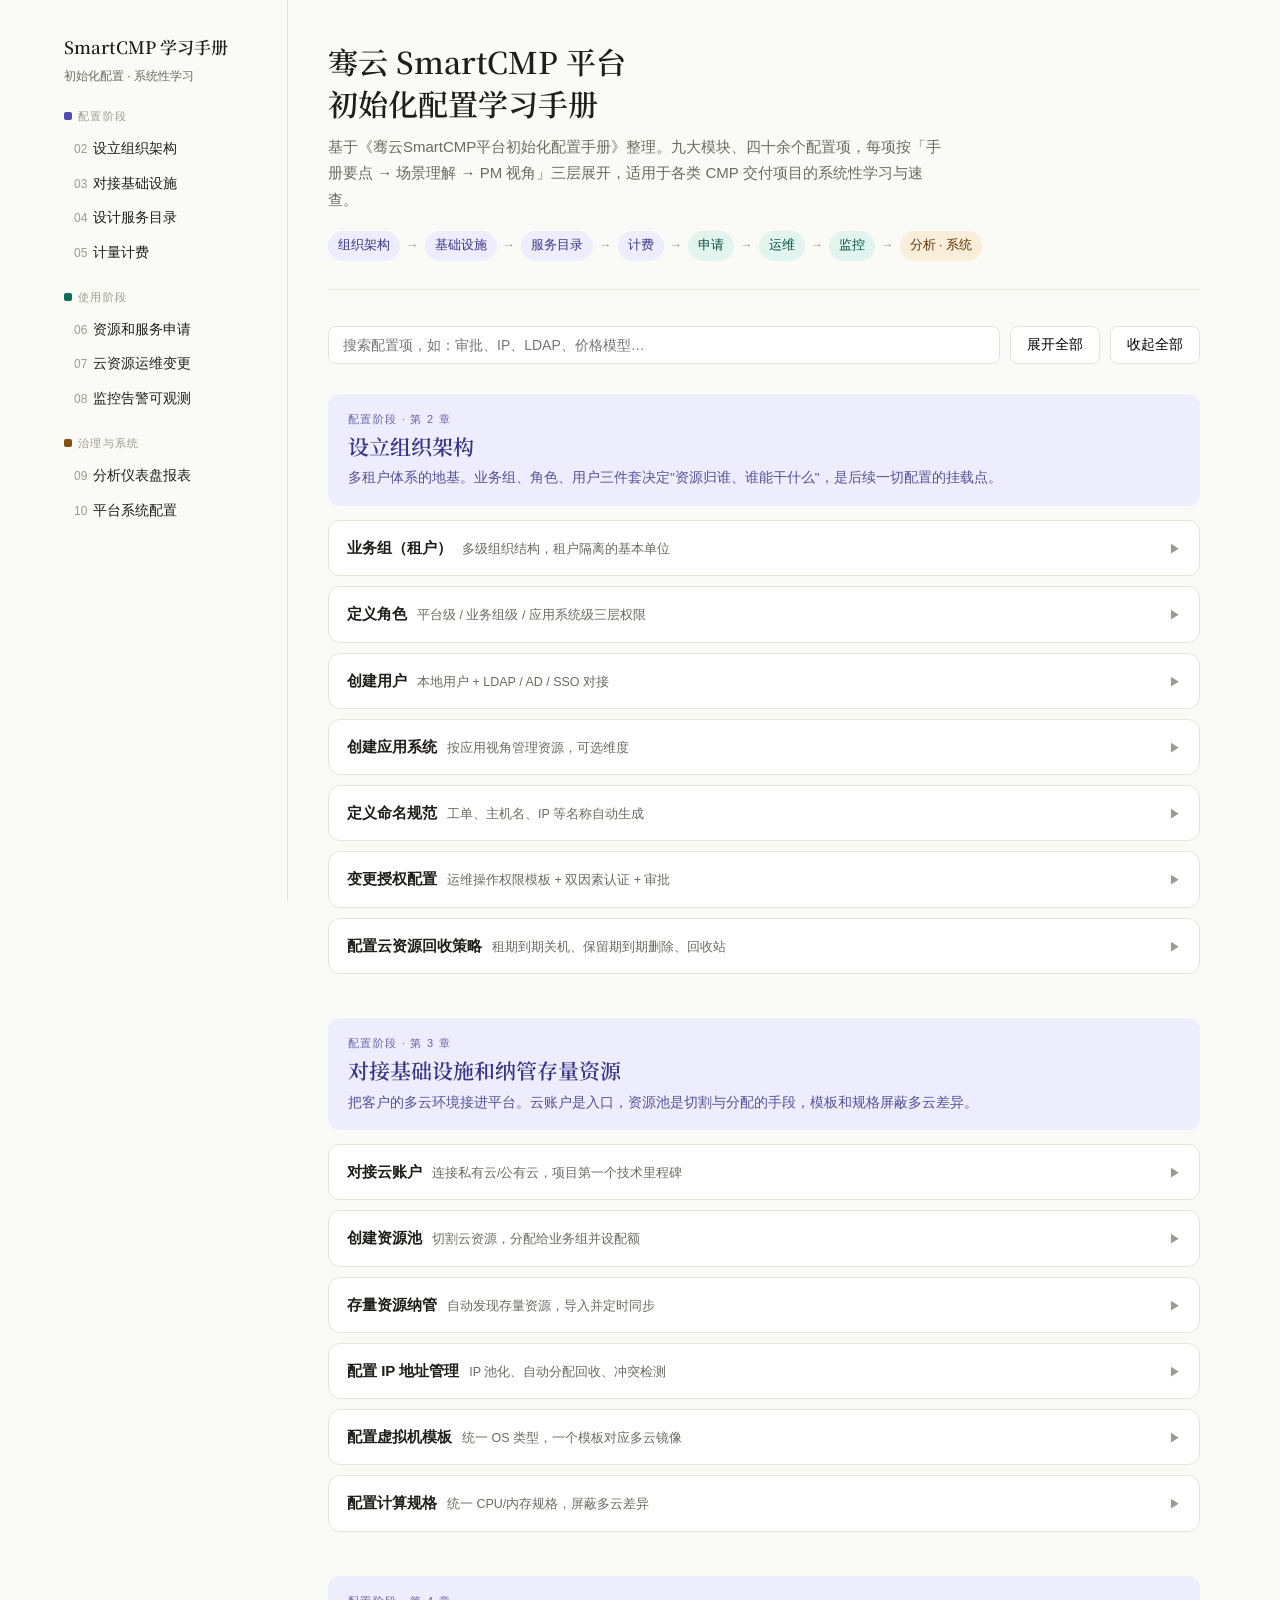
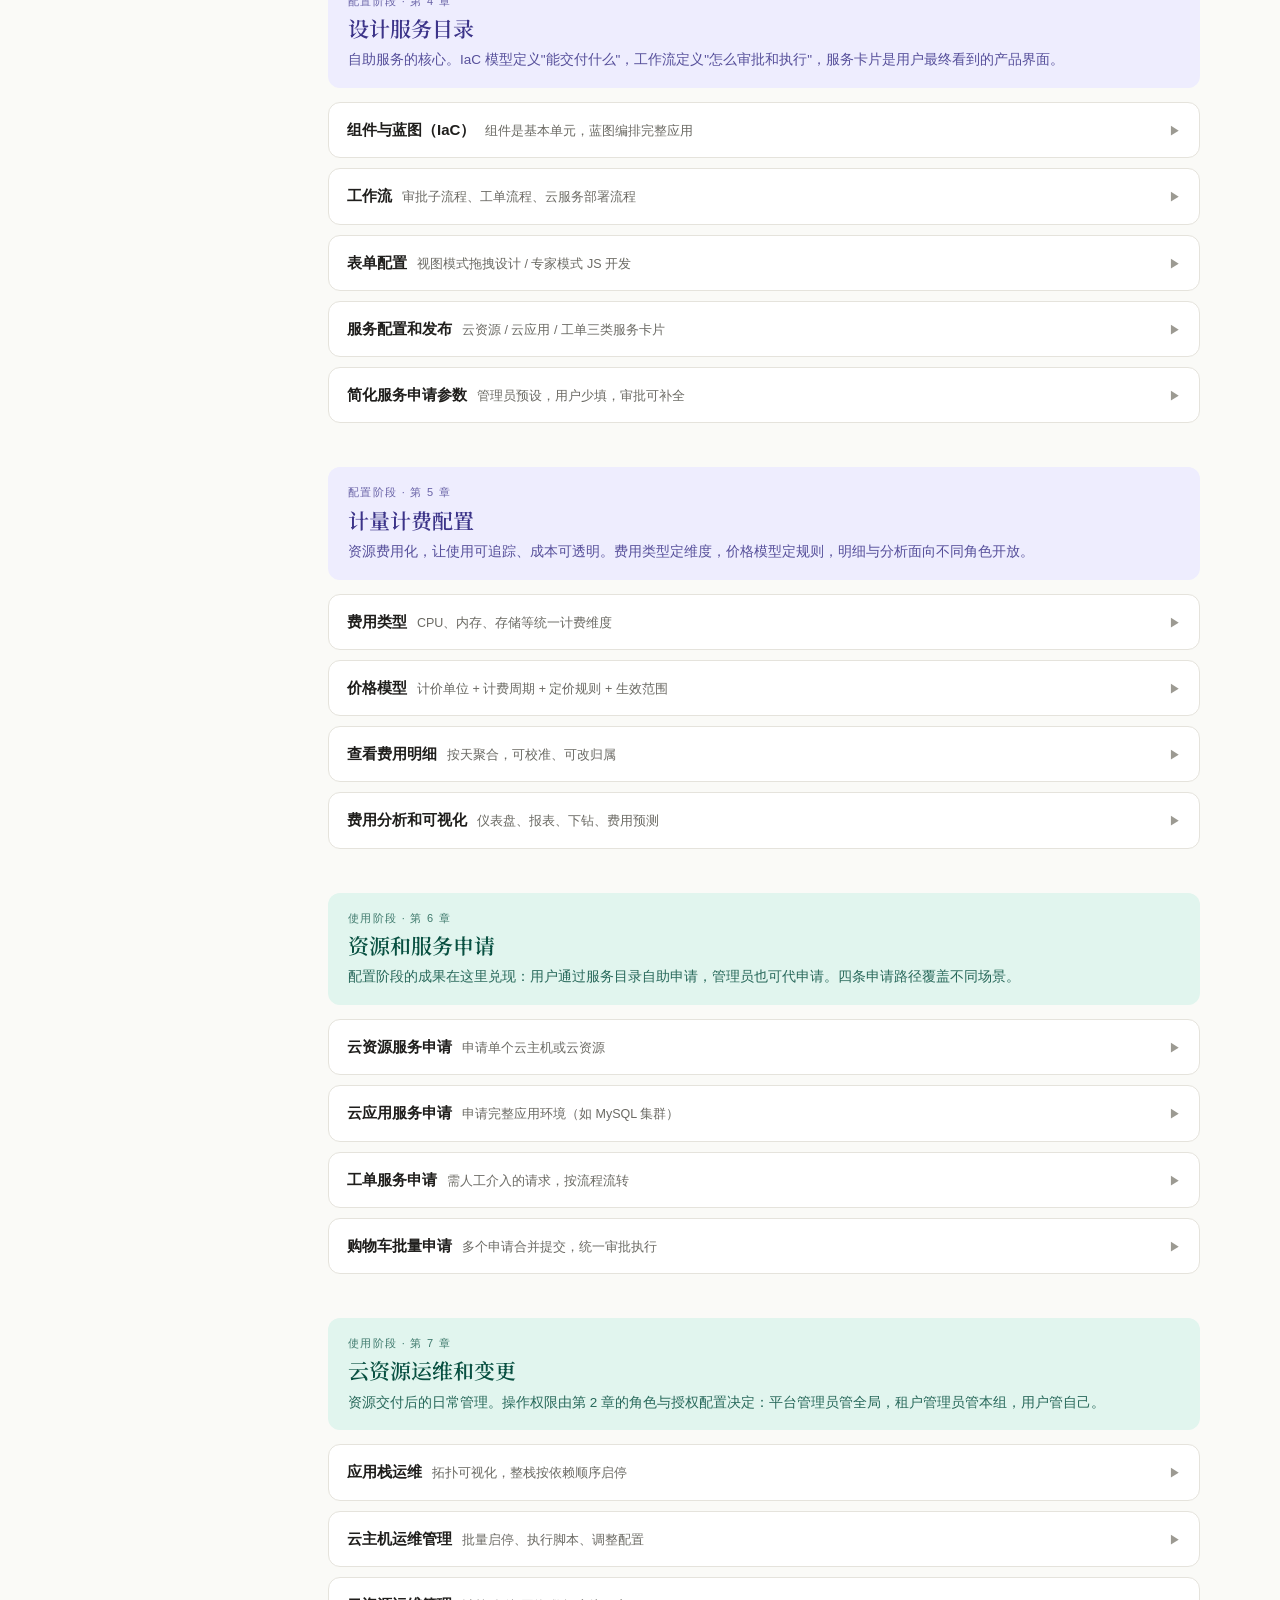
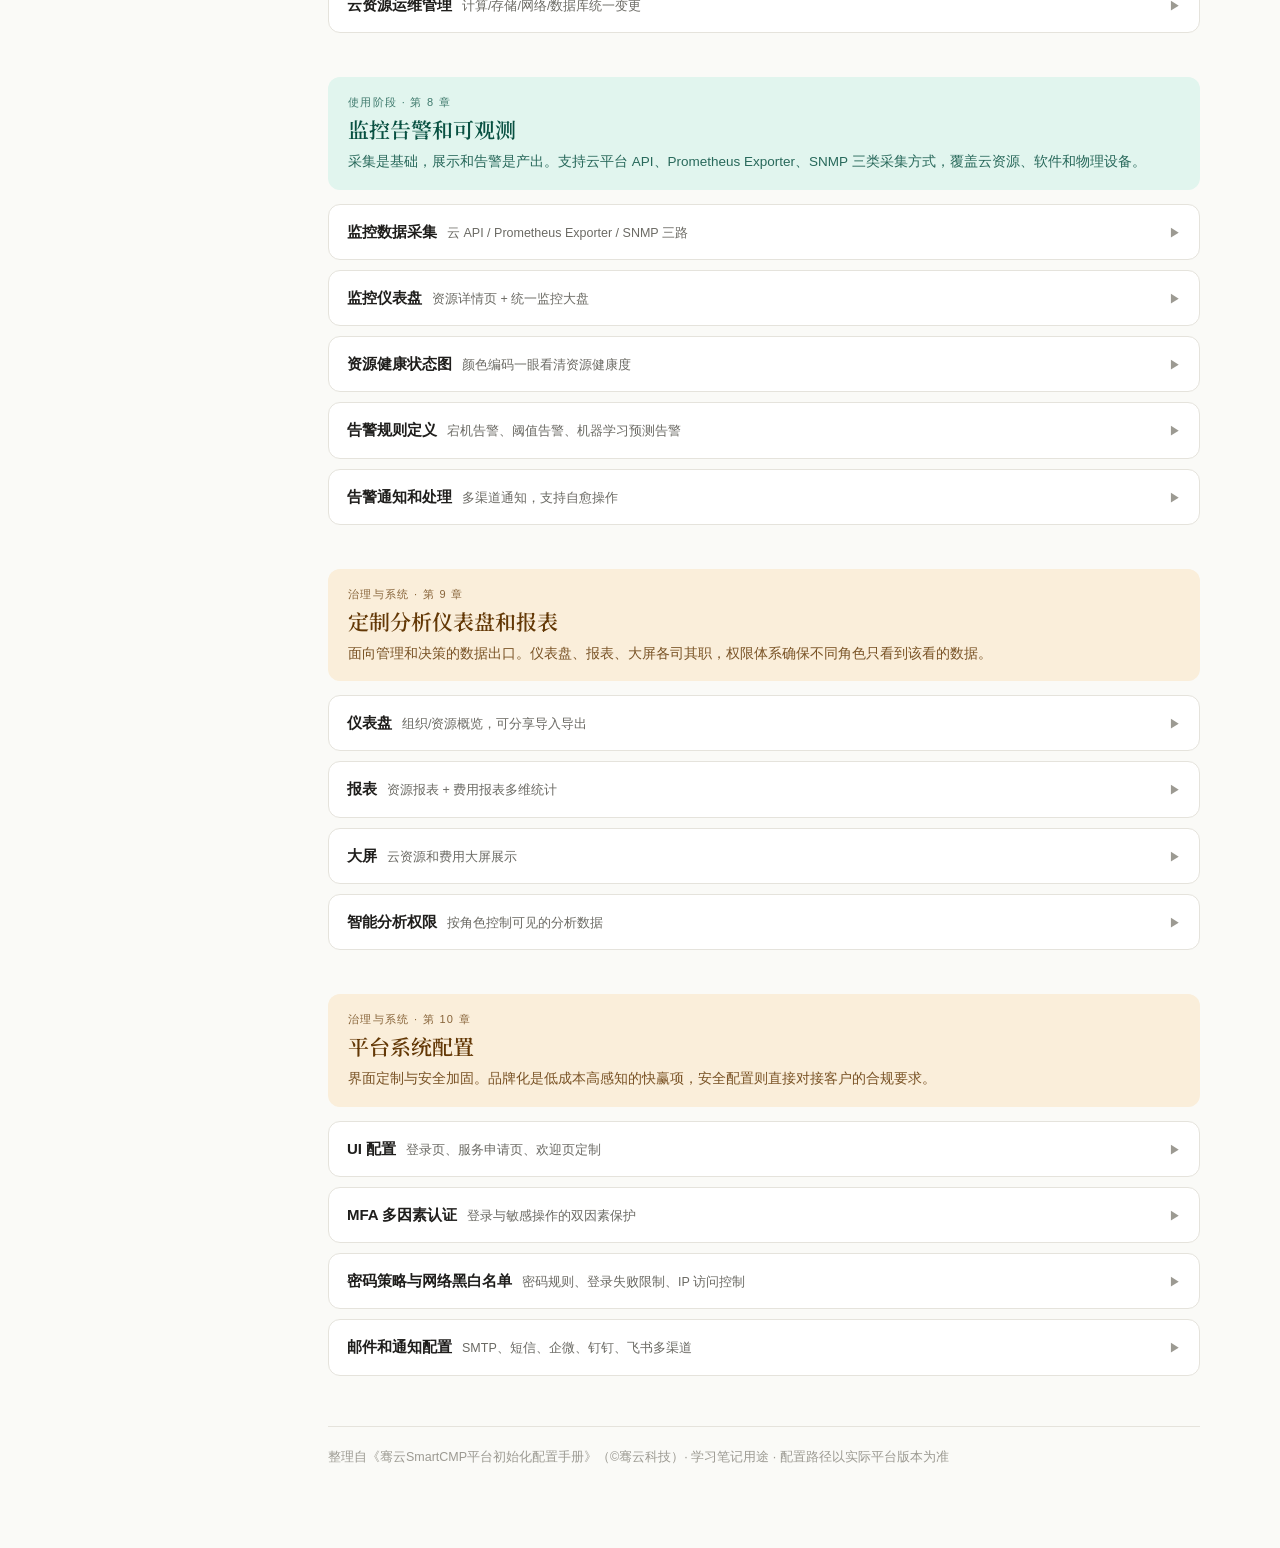
<file: SmartCMP初始化配置学习手册.html>
<!DOCTYPE html>
<html lang="zh-CN">
<head>
<meta charset="UTF-8">
<meta name="viewport" content="width=device-width, initial-scale=1.0">
<title>SmartCMP 初始化配置学习手册</title>
<link rel="preconnect" href="https://fonts.googleapis.com">
<link href="https://fonts.googleapis.com/css2?family=Noto+Serif+SC:wght@500;600&display=swap" rel="stylesheet">
<style>
:root{
  --ink:#1F1E1C; --muted:#6B6A64; --faint:#9C9A92;
  --paper:#FAFAF7; --card:#FFFFFF; --line:#E5E3DC;
  --p1:#534AB7; --p1-bg:#EEEDFE; --p1-dk:#3C3489;
  --p2:#0F6E56; --p2-bg:#E1F5EE; --p2-dk:#085041;
  --p3:#854F0B; --p3-bg:#FAEEDA; --p3-dk:#633806;
  --serif:"Noto Serif SC","Songti SC",serif;
  --sans:"PingFang SC","Microsoft YaHei","Helvetica Neue",sans-serif;
}
*{box-sizing:border-box;margin:0;padding:0}
body{font-family:var(--sans);color:var(--ink);background:var(--paper);line-height:1.75;font-size:15px}
.wrap{display:flex;max-width:1200px;margin:0 auto}
nav{width:248px;flex-shrink:0;position:sticky;top:0;height:100vh;overflow-y:auto;padding:32px 16px 32px 24px;border-right:1px solid var(--line)}
nav .brand{font-family:var(--serif);font-weight:600;font-size:17px;margin-bottom:4px}
nav .sub{font-size:12px;color:var(--muted);margin-bottom:20px}
nav .ph{font-size:11px;letter-spacing:.12em;color:var(--faint);margin:18px 0 6px;display:flex;align-items:center;gap:6px}
nav .ph::before{content:"";width:8px;height:8px;border-radius:2px;display:inline-block}
nav .ph.f1::before{background:var(--p1)} nav .ph.f2::before{background:var(--p2)} nav .ph.f3::before{background:var(--p3)}
nav a{display:block;padding:5px 10px;border-radius:6px;color:var(--ink);text-decoration:none;font-size:13.5px;margin:1px 0}
nav a:hover{background:#F0EEE7}
nav a .n{color:var(--faint);font-size:12px;margin-right:6px}
main{flex:1;min-width:0;padding:40px 40px 80px}
header.hero{margin-bottom:36px;border-bottom:1px solid var(--line);padding-bottom:28px}
.hero h1{font-family:var(--serif);font-weight:600;font-size:30px;line-height:1.4;margin-bottom:10px}
.hero p{color:var(--muted);max-width:620px}
.chain{display:flex;flex-wrap:wrap;gap:6px;margin-top:18px;font-size:12.5px}
.chain span{padding:4px 10px;border-radius:99px;white-space:nowrap}
.chain .c1{background:var(--p1-bg);color:var(--p1-dk)}
.chain .c2{background:var(--p2-bg);color:var(--p2-dk)}
.chain .c3{background:var(--p3-bg);color:var(--p3-dk)}
.chain .ar{color:var(--faint);padding:4px 0}
.tools{display:flex;gap:10px;margin:26px 0 30px;flex-wrap:wrap}
.tools input{flex:1;min-width:200px;padding:9px 14px;border:1px solid var(--line);border-radius:8px;font-size:14px;font-family:var(--sans);background:var(--card)}
.tools input:focus{outline:none;border-color:var(--p1)}
.tools button{padding:9px 16px;border:1px solid var(--line);border-radius:8px;background:var(--card);font-size:13.5px;cursor:pointer;font-family:var(--sans)}
.tools button:hover{background:#F0EEE7}
section.mod{margin-bottom:44px}
.mod-head{padding:16px 20px;border-radius:12px;margin-bottom:14px}
.mod-head .tag{font-size:11px;letter-spacing:.12em;opacity:.75}
.mod-head h2{font-family:var(--serif);font-weight:600;font-size:21px;line-height:1.5;margin:2px 0 4px}
.mod-head p{font-size:13.5px;opacity:.85}
.m1 .mod-head{background:var(--p1-bg);color:var(--p1-dk)}
.m2 .mod-head{background:var(--p2-bg);color:var(--p2-dk)}
.m3 .mod-head{background:var(--p3-bg);color:var(--p3-dk)}
details.item{background:var(--card);border:1px solid var(--line);border-radius:12px;margin-bottom:10px;overflow:hidden}
details.item summary{padding:14px 18px;cursor:pointer;list-style:none;display:flex;align-items:baseline;gap:10px}
details.item summary::-webkit-details-marker{display:none}
details.item summary:hover{background:#FCFBF8}
.item summary .t{font-weight:600;font-size:15px}
.item summary .d{font-size:12.5px;color:var(--muted);flex:1}
.item summary .chev{color:var(--faint);font-size:12px;transition:transform .2s}
details[open] summary .chev{transform:rotate(90deg)}
.body{padding:4px 18px 18px;border-top:1px solid var(--line)}
.blk{margin-top:14px}
.blk .lbl{display:inline-block;font-size:11px;letter-spacing:.1em;padding:2px 9px;border-radius:4px;margin-bottom:6px}
.lbl.a{background:var(--p1-bg);color:var(--p1-dk)}
.lbl.b{background:var(--p2-bg);color:var(--p2-dk)}
.lbl.c{background:var(--p3-bg);color:var(--p3-dk)}
.blk p{font-size:14px;color:#3A3935}
.path{font-size:12.5px;color:var(--muted);background:#F4F2EC;padding:2px 8px;border-radius:4px;white-space:nowrap}
.m2 .lbl.a{background:var(--p2-bg);color:var(--p2-dk)}
.m3 .lbl.a{background:var(--p3-bg);color:var(--p3-dk)}
ul.tight{padding-left:20px;font-size:14px;color:#3A3935}
ul.tight li{margin:3px 0}
.fig{margin:14px 0 4px;border:1px solid var(--line);border-radius:10px;padding:16px 14px 10px;background:#FCFBF8}
.fig svg{display:block;width:100%;height:auto;font-family:var(--sans)}
.figcap{font-size:12px;color:var(--muted);margin-top:8px;text-align:center}
footer{color:var(--faint);font-size:12.5px;border-top:1px solid var(--line);padding-top:20px;margin-top:50px}
@media(max-width:920px){
  nav{display:none}
  main{padding:24px 18px 60px}
  .hero h1{font-size:24px}
}
@media print{
  nav,.tools{display:none} main{padding:0}
  details.item{break-inside:avoid}
}
.hide{display:none!important}
</style>
</head>
<body>
<div class="wrap">
<nav>
  <div class="brand">SmartCMP 学习手册</div>
  <div class="sub">初始化配置 · 系统性学习</div>
  <div class="ph f1">配置阶段</div>
  <a href="#m2"><span class="n">02</span>设立组织架构</a>
  <a href="#m3"><span class="n">03</span>对接基础设施</a>
  <a href="#m4"><span class="n">04</span>设计服务目录</a>
  <a href="#m5"><span class="n">05</span>计量计费</a>
  <div class="ph f2">使用阶段</div>
  <a href="#m6"><span class="n">06</span>资源和服务申请</a>
  <a href="#m7"><span class="n">07</span>云资源运维变更</a>
  <a href="#m8"><span class="n">08</span>监控告警可观测</a>
  <div class="ph f3">治理与系统</div>
  <a href="#m9"><span class="n">09</span>分析仪表盘报表</a>
  <a href="#m10"><span class="n">10</span>平台系统配置</a>
</nav>
<main>
<header class="hero">
  <h1>骞云 SmartCMP 平台<br>初始化配置学习手册</h1>
  <p>基于《骞云SmartCMP平台初始化配置手册》整理。九大模块、四十余个配置项，每项按「手册要点 → 场景理解 → PM 视角」三层展开，适用于各类 CMP 交付项目的系统性学习与速查。</p>
  <div class="chain">
    <span class="c1">组织架构</span><span class="ar">→</span><span class="c1">基础设施</span><span class="ar">→</span><span class="c1">服务目录</span><span class="ar">→</span><span class="c1">计费</span><span class="ar">→</span><span class="c2">申请</span><span class="ar">→</span><span class="c2">运维</span><span class="ar">→</span><span class="c2">监控</span><span class="ar">→</span><span class="c3">分析 · 系统</span>
  </div>
</header>
<div class="tools">
  <input id="q" type="search" placeholder="搜索配置项，如：审批、IP、LDAP、价格模型…">
  <button onclick="toggleAll(true)">展开全部</button>
  <button onclick="toggleAll(false)">收起全部</button>
</div>

<section class="mod m1" id="m2">
<div class="mod-head"><div class="tag">配置阶段 · 第 2 章</div><h2>设立组织架构</h2><p>多租户体系的地基。业务组、角色、用户三件套决定"资源归谁、谁能干什么"，是后续一切配置的挂载点。</p></div>

<details class="item"><summary><span class="t">业务组（租户）</span><span class="d">多级组织结构，租户隔离的基本单位</span><span class="chev">▶</span></summary><div class="body">
<div class="blk"><span class="lbl a">手册要点</span><p>业务组是平台的租户单位，支持多级嵌套，可对应子公司、部门、项目组或外部机构。业务组之间天然租户隔离。每个业务组可挂五样东西：命名规范、审批流程、授权配置、资源配额、预算配额，且遵循"业务组级配置覆盖平台级默认"的逻辑。配置入口 <span class="path">组织架构 » 业务组</span>。</p></div>
<div class="blk"><span class="lbl b">场景理解</span><p>业务组结构要映射客户的真实组织——哪些部门用平台、隔离粒度到哪一级、各业务组管理员是谁，这些只有客户能拍板。它也是后续配置中最难返工的一项：资源池分给谁、审批对谁生效、费用归属到哪，答案全是"按业务组"。地基歪了，上层全要重做。</p></div><div class="fig"><svg viewBox="0 0 640 330" role="img" aria-label="业务组多级层级与租户隔离示意图">
<rect x="20" y="16" width="600" height="230" rx="14" fill="#F4F2EC" stroke="#D3D1C7"/>
<text x="320" y="42" text-anchor="middle" font-size="13" font-weight="600" fill="#5F5E5A">SmartCMP 平台（平台管理员：全局默认配置）</text>
<rect x="50" y="60" width="260" height="160" rx="10" fill="#EEEDFE" stroke="#534AB7" stroke-width="0.75"/>
<text x="180" y="84" text-anchor="middle" font-size="13" font-weight="600" fill="#3C3489">一级业务组 A</text>
<text x="180" y="101" text-anchor="middle" font-size="11" fill="#534AB7">对应子公司 / 大部门</text>
<rect x="65" y="115" width="110" height="44" rx="8" fill="#E1F5EE" stroke="#0F6E56" stroke-width="0.75"/>
<text x="120" y="133" text-anchor="middle" font-size="12.5" font-weight="600" fill="#085041">子业务组 A1</text>
<text x="120" y="149" text-anchor="middle" font-size="11" fill="#0F6E56">部门 / 项目组</text>
<rect x="185" y="115" width="110" height="44" rx="8" fill="#E1F5EE" stroke="#0F6E56" stroke-width="0.75"/>
<text x="240" y="133" text-anchor="middle" font-size="12.5" font-weight="600" fill="#085041">子业务组 A2</text>
<text x="240" y="149" text-anchor="middle" font-size="11" fill="#0F6E56">部门 / 项目组</text>
<text x="180" y="192" text-anchor="middle" font-size="11" fill="#9C9A92">支持继续嵌套更多层级…</text>
<rect x="330" y="60" width="260" height="160" rx="10" fill="#EEEDFE" stroke="#534AB7" stroke-width="0.75"/>
<text x="460" y="84" text-anchor="middle" font-size="13" font-weight="600" fill="#3C3489">一级业务组 B</text>
<text x="460" y="101" text-anchor="middle" font-size="11" fill="#534AB7">对应另一子公司 / 外部机构</text>
<rect x="345" y="115" width="110" height="44" rx="8" fill="#E1F5EE" stroke="#0F6E56" stroke-width="0.75"/>
<text x="400" y="133" text-anchor="middle" font-size="12.5" font-weight="600" fill="#085041">子业务组 B1</text>
<text x="400" y="149" text-anchor="middle" font-size="11" fill="#0F6E56">部门 / 项目组</text>
<rect x="465" y="115" width="110" height="44" rx="8" fill="#E1F5EE" stroke="#0F6E56" stroke-width="0.75"/>
<text x="520" y="133" text-anchor="middle" font-size="12.5" font-weight="600" fill="#085041">子业务组 B2</text>
<text x="520" y="149" text-anchor="middle" font-size="11" fill="#0F6E56">部门 / 项目组</text>
<text x="460" y="192" text-anchor="middle" font-size="11" fill="#9C9A92">支持继续嵌套更多层级…</text>
<line x1="320" y1="66" x2="320" y2="214" stroke="#B4B2A9" stroke-dasharray="4 4"/>
<line x1="320" y1="246" x2="320" y2="266" stroke="#B4B2A9"/>
<rect x="20" y="268" width="600" height="48" rx="10" fill="#FAEEDA" stroke="#854F0B" stroke-width="0.75"/>
<text x="320" y="288" text-anchor="middle" font-size="12.5" font-weight="600" fill="#633806">每个业务组可单独挂载配置（覆盖全局默认）</text>
<text x="320" y="305" text-anchor="middle" font-size="11" fill="#854F0B">命名规范 · 审批流程 · 授权配置 · 资源配额 · 预算配额</text>
</svg><div class="figcap">业务组 A 与 B 之间租户隔离（虚线）：数据、资源、费用互不可见</div></div>
<div class="blk"><span class="lbl c">PM 视角</span><p>需求调研时把组织架构清单列为高优先级输入项。客户信息迟迟不到位时，可推动"最简方案先行"：先建一个一级业务组 + 一个子业务组跑通流程，后续再扩展——业务组可增建，但项目里程碑等不起。</p></div>
</div></details>

<details class="item"><summary><span class="t">定义角色</span><span class="d">平台级 / 业务组级 / 应用系统级三层权限</span><span class="chev">▶</span></summary><div class="body">
<div class="blk"><span class="lbl a">手册要点</span><p>角色权限包括功能访问授权和数据授权两类。为支持租户隔离，角色分三个层级：平台级、业务组（租户）级、应用系统级。业务组级角色的用户只能按角色权限访问所在业务组的数据。配置入口 <span class="path">组织架构 » 角色</span>。</p></div>
<div class="blk"><span class="lbl b">场景理解</span><p>典型分工：平台管理员管全局配置和基础设施，业务组管理员管本租户的用户和审批，普通用户只能申请和管自己的资源。三层结构让"集团 IT 管平台、各部门管自己"成为可能，这是大多数企业客户的真实诉求。</p></div>
<div class="blk"><span class="lbl c">PM 视角</span><p>需求阶段产出一张「角色-权限矩阵」让客户签字确认，UAT 时逐行验证。权限争议（谁能删谁的机器）是验收阶段的高频纠纷点，前置确认能省大量扯皮。</p></div>
</div></details>

<details class="item"><summary><span class="t">创建用户</span><span class="d">本地用户 + LDAP / AD / SSO 对接</span><span class="chev">▶</span></summary><div class="body">
<div class="blk"><span class="lbl a">手册要点</span><p>用户可以是本地用户，也可来自 LDAP/AD 或 SSO（OAuth2、OIDC、CAS、SAML2）。LDAP 支持自动同步全部用户或手动导入指定用户；SSO 用户首次登录后自动创建。对接入口 <span class="path">平台管理 » 系统配置 » 用户登录类型</span>，关联角色和业务组在 <span class="path">组织架构 » 用户</span>。</p></div>
<div class="blk"><span class="lbl b">场景理解</span><p>企业客户几乎都有 AD 域或统一认证平台，"用域账号登录 CMP"基本是默认要求。这通常是项目里第一个真正的系统集成点——需要客户提供 LDAP 地址、绑定账号、网络连通性，任何一项缺失都会卡住。</p></div>
<div class="blk"><span class="lbl c">PM 视角</span><p>把认证方式确认放进需求问卷第一批问题，LDAP/SSO 对接参数列成 checklist 发给客户。这类"等客户给信息"的事项 lead time 长，越早启动越好。</p></div>
</div></details>

<details class="item"><summary><span class="t">创建应用系统</span><span class="d">按应用视角管理资源，可选维度</span><span class="chev">▶</span></summary><div class="body">
<div class="blk"><span class="lbl a">手册要点</span><p>应用系统用于管理一个应用下的所有资源，可从属于一个或多个业务组，可关联自己的用户和管理员。它是可选维度：可在 <span class="path">平台管理 » 界面配置 » 服务申请</span> 全局关闭申请页的应用系统选择，也可在单个服务卡片里关闭。配置入口 <span class="path">组织架构 » 应用系统</span>。</p></div>
<div class="blk"><span class="lbl b">场景理解</span><p>业务组是"组织维度"，应用系统是"应用维度"——同一个电商系统的资源可能横跨多个部门，按应用归集才看得清全貌。运维团队按系统值班、费用按系统分摊的客户会重度依赖这个概念。</p></div>
<div class="blk"><span class="lbl c">PM 视角</span><p>调研时问一句"贵司是按部门管资源还是按系统管资源"。如果客户没有应用维度管理习惯，初期直接关闭该字段，减少用户申请时的困惑，也缩小培训范围。</p></div>
</div></details>

<details class="item"><summary><span class="t">定义命名规范</span><span class="d">工单、主机名、IP 等名称自动生成</span><span class="chev">▶</span></summary><div class="body">
<div class="blk"><span class="lbl a">手册要点</span><p>命名规则可引用业务组名/简称、应用系统名/简称、所有者、时间戳、云资源标签等字段，可加后缀保证唯一性。适用对象包括工单标题、应用栈名、云主机显示名、Windows/Linux 主机名、IP 地址等。全局默认在 <span class="path">平台管理 » 系统配置 » 组织架构</span> 配置，业务组可在 <span class="path">业务组 » 规范</span> 覆盖。</p></div>
<div class="blk"><span class="lbl b">场景理解</span><p>大企业几乎都有主机命名强规范（如「机房-环境-系统-序号」），而且常常是写进运维制度的硬要求。平台自动按规范生成名称，既消灭了手工命名的随意性，也让资源在 CMDB、监控系统里可识别可检索。</p></div>
<div class="blk"><span class="lbl c">PM 视角</span><p>找客户要现行的《命名规范制度》文档，逐字段核对平台能否表达。表达不了的写法（比如特殊流水号规则）尽早暴露为差异项，避免上线后才发现"名字不对"这种观感很差的问题。</p></div>
</div></details>

<details class="item"><summary><span class="t">变更授权配置</span><span class="d">运维操作权限模板 + 双因素认证 + 审批</span><span class="chev">▶</span></summary><div class="body">
<div class="blk"><span class="lbl a">手册要点</span><p>授权模板规定资源授权后可执行哪些运维操作、是否启用双因素认证、是否走审批流程。应用栈操作和云资源操作分别配置（云资源可按云平台类型 × 组件 × 操作 × 角色细化）。模板可设为全局默认，也可被特定业务组覆盖。配置入口 <span class="path">组织架构 » 授权配置</span>。</p></div>
<div class="blk"><span class="lbl b">场景理解</span><p>这是"谁能重启、谁能删机器"的控制点。常见设计：普通用户可启停自己的机器，但删除、调整配置要审批；生产环境的危险操作叠加双因素认证。它和角色是互补关系——角色管功能入口，授权配置管具体资源上的具体动作。</p></div>
<div class="blk"><span class="lbl c">PM 视角</span><p>把「操作 × 角色 × 是否审批」整理成一张矩阵表和客户逐格确认。客户安全部门往往会在这里提出额外要求，提前过一遍能避免上线前的安全评审返工。</p></div>
</div></details>

<details class="item"><summary><span class="t">配置云资源回收策略</span><span class="d">租期到期关机、保留期到期删除、回收站</span><span class="chev">▶</span></summary><div class="body">
<div class="blk"><span class="lbl a">手册要点</span><p>三个关键概念：租用时间到期 → 资源自动关机但保留数据；保留时间到期 → 部署被删除；最大可延期次数限制续租。手动回收分两种：卸除（平台和云上都删）、删除管理信息（仅平台侧删，云上保留）。回收站可找回已删资源。配置入口 <span class="path">平台管理 » 系统配置 » 系统参数</span>。</p></div>
<div class="blk"><span class="lbl b">场景理解</span><p>开发测试环境"申请了就忘"是企业资源浪费的最大来源，租期机制就是治这个的。"先关机再删除"的两段式设计给了用户反悔窗口；"卸除 vs 删除管理信息"的区分则在纳管存量资源时格外重要——别把客户云上的老资源真删了。</p></div>
<div class="blk"><span class="lbl c">PM 视角</span><p>回收策略务必让客户书面确认后再启用，"平台自动删了我的机器"是最容易升级成事故的投诉。保守做法：初期只开租期关机和回收站，自动删除等运行平稳后再放开。</p></div>
</div></details>
</section>

<section class="mod m1" id="m3">
<div class="mod-head"><div class="tag">配置阶段 · 第 3 章</div><h2>对接基础设施和纳管存量资源</h2><p>把客户的多云环境接进平台。云账户是入口，资源池是切割与分配的手段，模板和规格屏蔽多云差异。</p></div>

<details class="item"><summary><span class="t">对接云账户</span><span class="d">连接私有云/公有云，项目第一个技术里程碑</span><span class="chev">▶</span></summary><div class="body">
<div class="blk"><span class="lbl a">手册要点</span><p>添加云平台访问信息：地址、用户名密码或 AK/SK。可设置只读模式（平台侧禁止对该云做增删改操作），可启停云平台监控（通过云 API 采集监控数据）。配置入口 <span class="path">基础设施 » 云账户</span>，具体步骤参考各云平台对接手册。</p></div>
<div class="blk"><span class="lbl b">场景理解</span><p>这是平台从"空壳"到"有料"的转折点，通常也是项目第一个可演示的技术里程碑。它的前置依赖全在客户侧：管理控制台地址、足够权限的账号、平台服务器到云控制器的网络连通。只读模式很适合纳管初期——先看清楚，再放开操作。</p></div>
<div class="blk"><span class="lbl c">PM 视角</span><p>云账户凭证是典型的"客户依赖项阻塞"——列入风险清单、写明需求日期、在周报里持续追踪。凭证到手当天就该完成对接验证，把这个里程碑做成项目早期的确定性进展。</p></div>
</div></details>

<details class="item"><summary><span class="t">创建资源池</span><span class="d">切割云资源，分配给业务组并设配额</span><span class="chev">▶</span></summary><div class="body">
<div class="blk"><span class="lbl a">手册要点</span><p>资源池把一个云平台的资源（集群、可用区、计算、存储、网络）映射为一个或多个逻辑池，可自由切割并设配额。一个资源池可分配给一个、多个或全部业务组。配置入口 <span class="path">基础设施 » 资源池</span>。</p></div>
<div class="blk"><span class="lbl b">场景理解</span><p>资源池是"业务组用哪片资源"的物理答案。常见切法：按环境切（开发池/测试池/生产池），按部门切（某部门独占某集群），或混合。配额则把"部门 A 最多用 200 核"这类管理诉求落到平台上。</p></div><div class="fig"><svg viewBox="0 0 640 250" role="img" aria-label="云平台资源切割为资源池并分配给业务组的映射关系">
<defs><marker id="arwB" viewBox="0 0 10 10" refX="8" refY="5" markerWidth="6" markerHeight="6" orient="auto"><path d="M2 1L8 5L2 9" fill="none" stroke="#888780" stroke-width="1.5" stroke-linecap="round"/></marker></defs>
<text x="105" y="26" text-anchor="middle" font-size="11" fill="#9C9A92">云平台资源</text>
<text x="325" y="26" text-anchor="middle" font-size="11" fill="#9C9A92">逻辑资源池（可设配额）</text>
<text x="540" y="26" text-anchor="middle" font-size="11" fill="#9C9A92">分配给业务组</text>
<rect x="30" y="70" width="150" height="120" rx="10" fill="#F4F2EC" stroke="#B4B2A9"/>
<text x="105" y="100" text-anchor="middle" font-size="13" font-weight="600" fill="#444441">云平台</text>
<text x="105" y="122" text-anchor="middle" font-size="11" fill="#5F5E5A">集群 / 可用区</text>
<text x="105" y="139" text-anchor="middle" font-size="11" fill="#5F5E5A">计算 / 存储 / 网络</text>
<rect x="250" y="40" width="150" height="44" rx="8" fill="#EEEDFE" stroke="#534AB7" stroke-width="0.75"/>
<text x="325" y="58" text-anchor="middle" font-size="12.5" font-weight="600" fill="#3C3489">资源池 1 · 生产</text>
<text x="325" y="74" text-anchor="middle" font-size="11" fill="#534AB7">配额：200C / 400G</text>
<rect x="250" y="104" width="150" height="44" rx="8" fill="#EEEDFE" stroke="#534AB7" stroke-width="0.75"/>
<text x="325" y="122" text-anchor="middle" font-size="12.5" font-weight="600" fill="#3C3489">资源池 2 · 测试</text>
<text x="325" y="138" text-anchor="middle" font-size="11" fill="#534AB7">配额：100C / 200G</text>
<rect x="250" y="168" width="150" height="44" rx="8" fill="#EEEDFE" stroke="#534AB7" stroke-width="0.75"/>
<text x="325" y="186" text-anchor="middle" font-size="12.5" font-weight="600" fill="#3C3489">资源池 3 · 开发</text>
<text x="325" y="202" text-anchor="middle" font-size="11" fill="#534AB7">配额：80C / 160G</text>
<rect x="470" y="62" width="140" height="52" rx="8" fill="#E1F5EE" stroke="#0F6E56" stroke-width="0.75"/>
<text x="540" y="84" text-anchor="middle" font-size="12.5" font-weight="600" fill="#085041">业务组 A</text>
<text x="540" y="101" text-anchor="middle" font-size="11" fill="#0F6E56">用池 1、池 2</text>
<rect x="470" y="146" width="140" height="52" rx="8" fill="#E1F5EE" stroke="#0F6E56" stroke-width="0.75"/>
<text x="540" y="168" text-anchor="middle" font-size="12.5" font-weight="600" fill="#085041">业务组 B</text>
<text x="540" y="185" text-anchor="middle" font-size="11" fill="#0F6E56">用池 2、池 3</text>
<line x1="180" y1="110" x2="244" y2="62" stroke="#888780" marker-end="url(#arwB)"/>
<line x1="180" y1="130" x2="244" y2="126" stroke="#888780" marker-end="url(#arwB)"/>
<line x1="180" y1="150" x2="244" y2="190" stroke="#888780" marker-end="url(#arwB)"/>
<line x1="400" y1="62" x2="464" y2="84" stroke="#888780" marker-end="url(#arwB)"/>
<line x1="400" y1="126" x2="464" y2="92" stroke="#888780" marker-end="url(#arwB)"/>
<line x1="400" y1="130" x2="464" y2="166" stroke="#888780" marker-end="url(#arwB)"/>
<line x1="400" y1="190" x2="464" y2="176" stroke="#888780" marker-end="url(#arwB)"/>
</svg><div class="figcap">一个资源池可分配给多个业务组，一个业务组也可使用多个资源池</div></div>
<div class="blk"><span class="lbl c">PM 视角</span><p>资源池设计是业务组设计的下游——组织架构没定，池就切不准。两者建议在同一轮需求调研里一起确认，画一张「业务组 × 资源池 × 配额」的映射表作为配置依据和验收依据。</p></div>
</div></details>

<details class="item"><summary><span class="t">存量资源纳管</span><span class="d">自动发现存量资源，导入并定时同步</span><span class="chev">▶</span></summary><div class="body">
<div class="blk"><span class="lbl a">手册要点</span><p>平台对接云账户后自动发现云上资源，管理员可将资源纳管到指定业务组或应用系统。支持设置定时同步策略，自动把云上资源变化同步进平台，也可手动触发。操作入口 <span class="path">基础设施 » 资源池管理 » 云资源</span> 与 <span class="path">同步策略</span> 标签页。</p></div>
<div class="blk"><span class="lbl b">场景理解</span><p>几乎没有客户是"从零开始"的——云上早就跑着成百上千台存量机器。纳管的技术动作很简单，难的是业务归属：每台机器属于哪个部门、owner 是谁，这份映射关系只存在于客户的 Excel 或某个老运维的脑子里。</p></div>
<div class="blk"><span class="lbl c">PM 视角</span><p>提前让客户准备「存量资源-归属部门-负责人」对照表，这是纳管工作量的决定因素。归属不清的资源可先统一挂到一个"待认领"业务组，避免纳管工作被无限期阻塞。</p></div>
</div></details>

<details class="item"><summary><span class="t">配置 IP 地址管理</span><span class="d">IP 池化、自动分配回收、冲突检测</span><span class="chev">▶</span></summary><div class="body">
<div class="blk"><span class="lbl a">手册要点</span><p>配置 IP 地址段（类型、CIDR、网关、范围），实现 IP 自动分配与回收，支持 IPv4/IPv6、冲突检测、用量趋势和使用日志。IP 池需关联云平台网络后才能在申请时生效（<span class="path">基础设施 » 资源池 » 网络资源</span> 中选择）。注意这是可选功能：用云平台自带分配或 DHCP 则无需配置。入口 <span class="path">基础设施 » IP地址管理</span>。</p></div>
<div class="blk"><span class="lbl b">场景理解</span><p>传统企业大量存在"Excel 管 IP"的现状——网络组手工记录哪段给哪个系统，错漏冲突常有。平台接管后申请虚机自动拿 IP 并注入 OS，是最能让运维团队直观感到"省事了"的功能之一。前提是客户给的网段信息必须准确。</p></div>
<div class="blk"><span class="lbl c">PM 视角</span><p>先确认客户的 IP 分配现状（DHCP？云平台分配？手工台账？），再决定是否启用。启用的话向网络团队索要 VLAN/网段/网关对照表，并明确"平台接管后原有台账如何处置"，避免双轨并行各记各的。</p></div>
</div></details>

<details class="item"><summary><span class="t">配置虚拟机模板</span><span class="d">统一 OS 类型，一个模板对应多云镜像</span><span class="chev">▶</span></summary><div class="body">
<div class="blk"><span class="lbl a">手册要点</span><p>虚拟机模板统一各云的操作系统类型，关联各云镜像及配置（OS 版本、管理员密码、CloudInit）。镜像匹配支持两种模式：基于规则自动选择可用镜像（可加关键词过滤），或管理员指定特定镜像。用户申请时只选 OS 类型和版本，平台按策略匹配实际镜像。入口 <span class="path">基础设施 » 镜像和规格 » 虚拟机模板</span>。</p></div>
<div class="blk"><span class="lbl b">场景理解</span><p>多云环境里同一个"CentOS 7.9"在不同云上是不同镜像 ID，模板层把这个差异藏掉了。对有标准化镜像（golden image）管理的客户，用"管理员指定镜像"模式更可控；镜像管理松散的客户则适合规则匹配 + 过滤。</p></div>
<div class="blk"><span class="lbl c">PM 视角</span><p>收集客户各云的标准镜像清单和初始密码/密钥策略。CloudInit 是否可用直接影响主机名注入、初始用户创建等自动化能力，镜像里没装 cloud-init 的要提前发现。</p></div>
</div></details>

<details class="item"><summary><span class="t">配置计算规格</span><span class="d">统一 CPU/内存规格，屏蔽多云差异</span><span class="chev">▶</span></summary><div class="body">
<div class="blk"><span class="lbl a">手册要点</span><p>与虚机模板同理：平台抽象统一计算规格，关联各云实际规格类型。支持"使用云平台所有可用规格"（可按 CPU/内存条件过滤）或"指定特定云平台规格"两种模式。用户申请时只选通用规格，平台按策略匹配。入口 <span class="path">基础设施 » 镜像和规格 » 计算规格</span>。</p></div>
<div class="blk"><span class="lbl b">场景理解</span><p>实践中常做成"T 恤码"：小（2C4G）、中（4C8G）、大（8C16G），用户不用理解各云规格族的命名玄学。规格收敛得越少，资源标准化程度越高，计费模型也越好做。</p></div>
<div class="blk"><span class="lbl c">PM 视角</span><p>推动客户定一份「标准规格目录」并控制数量。规格目录同时是后面价格模型的计价对象，两件事一起设计能少走返工。</p></div>
</div></details>
</section>

<section class="mod m1" id="m4">
<div class="mod-head"><div class="tag">配置阶段 · 第 4 章</div><h2>设计服务目录</h2><p>自助服务的核心。IaC 模型定义"能交付什么"，工作流定义"怎么审批和执行"，服务卡片是用户最终看到的产品界面。</p></div>

<details class="item"><summary><span class="t">组件与蓝图（IaC）</span><span class="d">组件是基本单元，蓝图编排完整应用</span><span class="chev">▶</span></summary><div class="body">
<div class="blk"><span class="lbl a">手册要点</span><p>组件是 IaC 的基本单元，采用面向对象设计（支持继承），定义包括基本信息、接口操作、脚本、依赖关系；单组件可发布为云资源服务。蓝图是多资源及依赖关系的完整规范，基于 TOSCA 标准可视化拖拽设计，可发布为云应用服务。平台内置 MySQL、Redis、PostgreSQL、Oracle 等软件蓝图，多基于 Ansible/Shell 实现。入口 <span class="path">模型设计 » 组件 / 蓝图</span>。</p></div><div class="fig"><svg viewBox="0 0 640 160" role="img" aria-label="从组件蓝图到服务卡片再到用户申请的链路">
<defs><marker id="arwD" viewBox="0 0 10 10" refX="8" refY="5" markerWidth="6" markerHeight="6" orient="auto"><path d="M2 1L8 5L2 9" fill="none" stroke="#888780" stroke-width="1.5" stroke-linecap="round"/></marker></defs>
<rect x="20" y="46" width="140" height="56" rx="8" fill="#EEEDFE" stroke="#534AB7" stroke-width="0.75"/>
<text x="90" y="68" text-anchor="middle" font-size="12.5" font-weight="600" fill="#3C3489">组件</text>
<text x="90" y="86" text-anchor="middle" font-size="11" fill="#534AB7">IaC 基本单元</text>
<rect x="175" y="46" width="140" height="56" rx="8" fill="#EEEDFE" stroke="#534AB7" stroke-width="0.75"/>
<text x="245" y="68" text-anchor="middle" font-size="12.5" font-weight="600" fill="#3C3489">蓝图</text>
<text x="245" y="86" text-anchor="middle" font-size="11" fill="#534AB7">多组件编排（TOSCA）</text>
<rect x="330" y="46" width="140" height="56" rx="8" fill="#FAEEDA" stroke="#854F0B" stroke-width="0.75"/>
<text x="400" y="68" text-anchor="middle" font-size="12.5" font-weight="600" fill="#633806">服务卡片</text>
<text x="400" y="86" text-anchor="middle" font-size="11" fill="#854F0B">配置参数并发布</text>
<rect x="485" y="46" width="135" height="56" rx="8" fill="#E1F5EE" stroke="#0F6E56" stroke-width="0.75"/>
<text x="552" y="68" text-anchor="middle" font-size="12.5" font-weight="600" fill="#085041">用户申请</text>
<text x="552" y="86" text-anchor="middle" font-size="11" fill="#0F6E56">服务目录自助下单</text>
<line x1="160" y1="74" x2="169" y2="74" stroke="#888780" marker-end="url(#arwD)"/>
<line x1="315" y1="74" x2="324" y2="74" stroke="#888780" marker-end="url(#arwD)"/>
<line x1="470" y1="74" x2="479" y2="74" stroke="#888780" marker-end="url(#arwD)"/>
<path d="M90 102 L90 124 L394 124 L394 108" fill="none" stroke="#888780" stroke-dasharray="4 4" marker-end="url(#arwD)"/>
<text x="320" y="146" text-anchor="middle" font-size="11" fill="#9C9A92">单组件也可跳过蓝图，直接发布为云资源服务（虚线）</text>
</svg><div class="figcap">服务目录的完整链路：模型设计 → 服务配置 → 用户消费</div></div>
<div class="blk"><span class="lbl b">场景理解</span><p>理解层级：组件 ≈ 一种资源类型的定义（云主机、负载均衡），蓝图 ≈ 把多个组件连成一个应用拓扑（三台虚机 + MySQL 主从）。客户要"一键交付一套标准环境"时，做的就是蓝图。内置组件不够用时可复制系统组件改造或自建。</p></div>
<div class="blk"><span class="lbl c">PM 视角</span><p>关键技术前提：蓝图里用 Ansible/Shell 装软件时，平台服务器到目标 VM 必须网络连通。这在网络分区严格的客户环境里是常见暗坑，方案设计阶段就要和客户网络团队确认。</p></div>
</div></details>

<details class="item"><summary><span class="t">工作流</span><span class="d">审批子流程、工单流程、云服务部署流程</span><span class="chev">▶</span></summary><div class="body">
<div class="blk"><span class="lbl a">手册要点</span><p>平台内嵌 BPM 工作流引擎，可视化拖拽设计。三类流程：审批子流程（多级/平行/条件审批，可定义按用户或角色审批、审批时可否改配置、每级可改字段，支持第三方系统审批集成）；工单服务流程（人工步骤 + 自动化步骤，支持转派/升级/接单）；云服务申请流程（审批 + 自动化部署步骤）。审批流程可在三个层面配置且优先级递增：系统级 < 业务组级 < 服务目录级。入口 <span class="path">IT服务管理 » 服务设计 » 流程配置</span>。</p></div>
<div class="blk"><span class="lbl b">场景理解</span><p>审批是企业交付中谈判最多的功能，没有之一。"申请虚机要不要领导审、审几级、生产环境是不是更严"每个客户答案都不同。三级覆盖机制（服务目录级最优先）让"默认走业务组审批、个别特殊服务单独定义"成为可能。</p></div><div class="fig"><svg viewBox="0 0 640 150" role="img" aria-label="审批流程三级配置覆盖优先级">
<defs><marker id="arwC" viewBox="0 0 10 10" refX="8" refY="5" markerWidth="6" markerHeight="6" orient="auto"><path d="M2 1L8 5L2 9" fill="none" stroke="#888780" stroke-width="1.5" stroke-linecap="round"/></marker></defs>
<text x="320" y="28" text-anchor="middle" font-size="11" fill="#9C9A92">生效优先级从左到右递增，右侧配置覆盖左侧</text>
<rect x="30" y="48" width="170" height="64" rx="8" fill="#F4F2EC" stroke="#B4B2A9"/>
<text x="115" y="74" text-anchor="middle" font-size="12.5" font-weight="600" fill="#444441">系统级审批</text>
<text x="115" y="92" text-anchor="middle" font-size="11" fill="#5F5E5A">全平台默认兜底</text>
<rect x="245" y="48" width="170" height="64" rx="8" fill="#EEEDFE" stroke="#534AB7" stroke-width="0.75"/>
<text x="330" y="74" text-anchor="middle" font-size="12.5" font-weight="600" fill="#3C3489">业务组级审批</text>
<text x="330" y="92" text-anchor="middle" font-size="11" fill="#534AB7">覆盖系统级配置</text>
<rect x="460" y="48" width="160" height="64" rx="8" fill="#FAEEDA" stroke="#854F0B" stroke-width="0.75"/>
<text x="540" y="74" text-anchor="middle" font-size="12.5" font-weight="600" fill="#633806">服务目录级审批</text>
<text x="540" y="92" text-anchor="middle" font-size="11" fill="#854F0B">优先级最高</text>
<line x1="200" y1="80" x2="239" y2="80" stroke="#888780" marker-end="url(#arwC)"/>
<line x1="415" y1="80" x2="454" y2="80" stroke="#888780" marker-end="url(#arwC)"/>
</svg><div class="figcap">实践模式：系统级设默认 → 特殊业务组单独覆盖 → 个别特殊服务再单独定义</div></div>
<div class="blk"><span class="lbl c">PM 视角</span><p>把审批矩阵（服务类型 × 业务组 × 审批级数 × 审批人）做成文档让客户签字。审批规则的口头需求极易反复，签字版是后期变更谈判的基线。第三方审批集成（如对接客户 OA）属于集成开发，注意识别为范围项。</p></div>
</div></details>

<details class="item"><summary><span class="t">表单配置</span><span class="d">视图模式拖拽设计 / 专家模式 JS 开发</span><span class="chev">▶</span></summary><div class="body">
<div class="blk"><span class="lbl a">手册要点</span><p>表单是用户与系统交互的界面，两种设计方式：视图模式（可视化拖拽，输入型 + 布局型组件，部分组件可用平台数据做下拉数据源）和专家模式（JavaScript 开发复杂交互）。三大使用场景：服务申请时收集参数、流程步骤中收集信息、为平台对象配置扩展属性。入口 <span class="path">平台管理 » 表单配置</span>。</p></div>
<div class="blk"><span class="lbl b">场景理解</span><p>典型用途是在申请时收集业务信息：成本中心、项目编号、用途说明——这些字段后续流入审批展示和费用归集。视图模式覆盖八成需求；剩下两成（字段联动、调外部接口校验）才需要专家模式写 JS。</p></div>
<div class="blk"><span class="lbl c">PM 视角</span><p>表单字段清单本质上是需求采集的一部分，和审批矩阵一起确认。注意专家模式 = 定制开发工作量，评估工时时单独列项，别被一句"加个联动而已"模糊掉。</p></div>
</div></details>

<details class="item"><summary><span class="t">服务配置和发布</span><span class="d">云资源 / 云应用 / 工单三类服务卡片</span><span class="chev">▶</span></summary><div class="body">
<div class="blk"><span class="lbl a">手册要点</span><p>三类服务：云资源服务（单组件，如云主机、对象存储、RDS）、云应用服务（蓝图，完整应用环境）、工单服务（人工 + 可选自动化）。服务卡片配置含九个标签页：概况（图标/授权/SLA/租期）、组件/节点配置（参数默认值、可见性、可改性——调整服务卡片的关键步骤）、输入输出、表单、流程、审批、服务条款、申请字段、JS 扩展脚本。服务必须发布后才能被申请；预置卡片可取消发布。目录配置和服务分组用于分类展示。入口 <span class="path">IT服务管理 » 服务设计 » 服务配置</span>。</p></div>
<div class="blk"><span class="lbl b">场景理解</span><p>服务卡片是用户唯一直接接触的"产品界面"——平台底层配置得再好，用户的体验完全由卡片设计决定。节点配置标签页里"哪些参数给默认值、哪些隐藏、哪些可改"的取舍，就是在做产品设计。</p></div>
<div class="blk"><span class="lbl c">PM 视角</span><p>把「首批上线服务清单」（通常 5-10 个卡片）作为正式交付物管理：每个卡片的参数设计、审批、表单逐一过需求。上线后的演示和培训也围绕这批卡片展开。</p></div>
</div></details>

<details class="item"><summary><span class="t">简化服务申请参数</span><span class="d">管理员预设，用户少填，审批可补全</span><span class="chev">▶</span></summary><div class="body">
<div class="blk"><span class="lbl a">手册要点</span><p>为让研发等非运维用户无需理解存储、网络等系统参数，管理员可在服务配置时预设资源环境（按标签自动选池或限定可选范围）、存储（直选类型或标签自动匹配）、网络（支持为网络配别名）、软件包位置等；所有参数可设是否允许用户查看/修改；授权的管理员还能在审批环节替用户完善参数。</p></div>
<div class="blk"><span class="lbl b">场景理解</span><p>这是平台"好不好用"的分水岭。理想状态：开发人员申请一台虚机只填名称、规格、用途三个字段，VLAN 选哪个、存储用哪种全部由预设策略兜底。申请门槛越低，平台采用率越高——而采用率是客户评价项目成败的隐性指标。</p></div>
<div class="blk"><span class="lbl c">PM 视角</span><p>把"普通用户三五个字段完成申请"做成 UAT 的明确验收场景，演示时让客户的真实终端用户（而非 IT 管理员）上手操作，效果最有说服力。</p></div>
</div></details>
</section>

<section class="mod m1" id="m5">
<div class="mod-head"><div class="tag">配置阶段 · 第 5 章</div><h2>计量计费配置</h2><p>资源费用化，让使用可追踪、成本可透明。费用类型定维度，价格模型定规则，明细与分析面向不同角色开放。</p></div>

<details class="item"><summary><span class="t">费用类型</span><span class="d">CPU、内存、存储等统一计费维度</span><span class="chev">▶</span></summary><div class="body">
<div class="blk"><span class="lbl a">手册要点</span><p>费用类型是分类和标识计费项目的维度标签（CPU、内存、存储、网络带宽、软件许可证等）。平台统一抽象各种计费类型，可将各云平台不同的费用数据匹配成统一类型，便于跨云统一分析。入口 <span class="path">计量计费 » 费用模型 » 费用类型</span>。</p></div>
<div class="blk"><span class="lbl b">场景理解</span><p>多云环境下各云账单口径不一，统一费用类型相当于建立一套"会计科目"，让阿里云的带宽费和私有云的带宽费能放进同一张报表比较。</p></div>
<div class="blk"><span class="lbl c">PM 视角</span><p>费用类型清单和客户财务的成本科目对齐一次，后面报表才不会被挑战"口径不对"。</p></div>
</div></details>

<details class="item"><summary><span class="t">价格模型</span><span class="d">计价单位 + 计费周期 + 定价规则 + 生效范围</span><span class="chev">▶</span></summary><div class="body">
<div class="blk"><span class="lbl a">手册要点</span><p>四要素：计价单位（CPU 核数、内存、存储、带宽、时长，均来自 IaC 模型属性）；计费周期（小时/天/周/月）；定价规则（单价、阶梯定价、折扣）；生效范围（按云平台、资源池、租户或服务目录绑定）。支持按需与包年包月、变更操作询价、公有云二次计费。定价规则用于申请时预估费用，资源创建后按规则生成费用数据。入口 <span class="path">计量计费 » 费用模型 » 价格模型</span>。</p></div>
<div class="blk"><span class="lbl b">场景理解</span><p>私有云本没有"账单"，价格模型让它有了——这是向部门做成本分摊（chargeback）或成本展示（showback）的前提。"公有云二次计费"则支持在云厂商账单基础上加价或打折后再分摊给内部部门。</p></div>
<div class="blk"><span class="lbl c">PM 视角</span><p>定价数据来自客户财务/采购，lead time 极长，启动会上就要提需求。同时确认到底做 showback（只展示）还是 chargeback（真扣款结算）——后者涉及财务流程对接，复杂度完全不同，是范围蔓延的高发区。</p></div>
</div></details>

<details class="item"><summary><span class="t">查看费用明细</span><span class="d">按天聚合，可校准、可改归属</span><span class="chev">▶</span></summary><div class="body">
<div class="blk"><span class="lbl a">手册要点</span><p>资源创建后平台按价格模型生成费用数据，按天聚合展示。支持按业务组、项目、所有者、时间、云平台、标签、费用类型、成本中心等维度筛选。管理员可校准费用、更改费用归属。可见性按角色分层：普通用户看自己，业务组/应用系统管理员看本组，平台管理员看全局。入口 <span class="path">计量计费 » 费用数据 » 费用明细</span>。</p></div>
<div class="blk"><span class="lbl b">场景理解</span><p>"校准"和"改归属"是给现实留的口子——总有资源挂错部门、价格配错的时候，财务对账时需要人工修正能力而不是推倒重来。</p></div>
<div class="blk"><span class="lbl c">PM 视角</span><p>培训客户管理员掌握费用校准操作，这是上线后费用争议的自助解决通道，能挡掉一批升级到你这里的工单。</p></div>
</div></details>

<details class="item"><summary><span class="t">费用分析和可视化</span><span class="d">仪表盘、报表、下钻、费用预测</span><span class="chev">▶</span></summary><div class="body">
<div class="blk"><span class="lbl a">手册要点</span><p>多维度统计各业务组、项目、云平台的花费，内置费用仪表盘（总览、占比、趋势，支持下钻）和费用统计报表（按业务组、云资源、项目、成本中心）。支持基于历史账单和规划的费用预测。不同用户只看到有权限的数据。入口 <span class="path">计量计费 » 费用仪表盘</span> 与 <span class="path">智能分析 » 可视化分析 » 报表</span>。</p></div>
<div class="blk"><span class="lbl b">场景理解</span><p>费用可视化是平台对客户管理层最有展示价值的部分——"哪个部门花了多少钱"一张图说清，往往是汇报场合的明星功能。</p></div>
<div class="blk"><span class="lbl c">PM 视角</span><p>注意范围控制：计费常被客户越聊越深（对接财务系统、自动开票…）。SOW 里只有基础计费的话，把"费用数据展示"和"财务系统集成"的边界划清楚，超出部分走变更流程。</p></div>
</div></details>
</section>

<section class="mod m2" id="m6">
<div class="mod-head"><div class="tag">使用阶段 · 第 6 章</div><h2>资源和服务申请</h2><p>配置阶段的成果在这里兑现：用户通过服务目录自助申请，管理员也可代申请。四条申请路径覆盖不同场景。</p></div>

<details class="item"><summary><span class="t">云资源服务申请</span><span class="d">申请单个云主机或云资源</span><span class="chev">▶</span></summary><div class="body">
<div class="blk"><span class="lbl a">手册要点</span><p>流程：在 <span class="path">服务申请 » 服务目录</span> 选卡片 → 指定业务组和所有者（普通用户给自己申请，管理员可代申请）→ 填部署名称、数量、订阅方式 → 填服务设计时配置的资源参数（环境、存储、规格、网络等）→ 提交后自动部署，有审批则等审批。</p></div>
<div class="blk"><span class="lbl b">场景理解</span><p>这是平台最高频的使用路径。用户实际要填多少参数，完全取决于第 4 章服务卡片的参数预设质量——前面配置偷的懒，这里都会变成用户的抱怨。</p></div>
<div class="blk"><span class="lbl c">PM 视角</span><p>申请全流程（提交 → 审批 → 自动部署 → 拿到机器）是 UAT 测试用例的主干和演示脚本的主线，端到端跑通的时间点应作为项目内部里程碑管理。</p></div>
</div></details>

<details class="item"><summary><span class="t">云应用服务申请</span><span class="d">申请完整应用环境（如 MySQL 集群）</span><span class="chev">▶</span></summary><div class="body">
<div class="blk"><span class="lbl a">手册要点</span><p>申请「云应用部署」类型服务，与云资源申请流程类似，区别是需要为应用内每个节点填写参数（资源池、私有网络、虚机配置、存储大小、节点数量等），提交后平台按蓝图自动部署整套环境。</p></div>
<div class="blk"><span class="lbl b">场景理解</span><p>价值在"整套"：过去搭一套 MySQL 主从要装系统、装软件、配主从、调参数走几天流程，现在一次申请自动交付。这是向客户讲"自动化价值"时最直观的故事。</p></div>
<div class="blk"><span class="lbl c">PM 视角</span><p>云应用部署涉及软件安装，失败率天然高于裸虚机交付（网络、软件源、脚本兼容性都可能出问题），测试阶段给它留足排错时间。</p></div>
</div></details>

<details class="item"><summary><span class="t">工单服务申请</span><span class="d">需人工介入的请求，按流程流转</span><span class="chev">▶</span></summary><div class="body">
<div class="blk"><span class="lbl a">手册要点</span><p>工单服务覆盖需要管理员介入的请求：帮助请求、事件处理、调整配额等。用户在服务目录申请已发布的工单服务，填写内容（可查看关联知识库），提交后按预设流程步骤流转，有审批走审批。</p></div>
<div class="blk"><span class="lbl b">场景理解</span><p>工单是自动化覆盖不到的部分的兜底，也让平台具备轻量 ITSM 能力。"自动化服务流程"类工单还能做到审批通过后自动执行（如自动创建 IP 池），介于纯人工和纯自动之间。</p></div>
<div class="blk"><span class="lbl c">PM 视角</span><p>如果客户已有 ITSM 系统（ServiceNow、蓝凌等），先聊清楚工单边界：哪些走平台工单、哪些走存量系统、要不要集成——这是个容易被忽略到上线前才爆出来的问题。</p></div>
</div></details>

<details class="item"><summary><span class="t">购物车批量申请</span><span class="d">多个申请合并提交，统一审批执行</span><span class="chev">▶</span></summary><div class="body">
<div class="blk"><span class="lbl a">手册要点</span><p>申请时可将请求加入批量申请单，在购物车页面（右上方批处理图标）查看、增删，统一提交后统一审批和执行。管理员可在 <span class="path">平台管理 » 界面管理 » 服务申请</span> 配置购物车交互细节：展示字段、子申请展示模式、最大提交数量、申请单流程和表单。</p></div>
<div class="blk"><span class="lbl b">场景理解</span><p>典型场景是新项目上线：一次要 10 台应用服务器 + 2 台数据库 + 若干中间件，逐个申请逐个审批会把审批人逼疯。购物车让审批人一次看到完整的资源需求全貌再做决策。</p></div>
<div class="blk"><span class="lbl c">PM 视角</span><p>演示给客户的项目管理型用户看，这个功能对"按项目批量要资源"的组织特别有共鸣。</p></div>
</div></details>
</section>

<section class="mod m2" id="m7">
<div class="mod-head"><div class="tag">使用阶段 · 第 7 章</div><h2>云资源运维和变更</h2><p>资源交付后的日常管理。操作权限由第 2 章的角色与授权配置决定：平台管理员管全局，租户管理员管本组，用户管自己。</p></div>

<details class="item"><summary><span class="t">应用栈运维</span><span class="d">拓扑可视化，整栈按依赖顺序启停</span><span class="chev">▶</span></summary><div class="body">
<div class="blk"><span class="lbl a">手册要点</span><p>通过服务目录申请完整应用后生成应用栈实例。部署过程中拓扑图以颜色区分已部署/待部署组件并配文字进度；列表展示部署状态、所有者、到期时间、费用等；运行时拓扑图形化展示监控与告警信息。支持整栈启动（按节点依赖顺序）、停止（逆序）、卸除。入口 <span class="path">我的资源 » 应用栈</span>。</p></div>
<div class="blk"><span class="lbl b">场景理解</span><p>"按依赖顺序整栈启停"是蓝图编排价值的延续——先起数据库再起应用、关机时反过来，不需要运维人员记住顺序手工执行。拓扑图也是排障时的第一视角。</p></div>
<div class="blk"><span class="lbl c">PM 视角</span><p>应用栈的到期时间、费用展示和第 2 章回收策略、第 5 章计费联动，演示时串起来讲，能体现平台"全生命周期管理"的完整性。</p></div>
</div></details>

<details class="item"><summary><span class="t">云主机运维管理</span><span class="d">批量启停、执行脚本、调整配置</span><span class="chev">▶</span></summary><div class="body">
<div class="blk"><span class="lbl a">手册要点</span><p>查看权限范围内所有已纳管云主机，点名称看详情，支持选择一台或多台批量操作：启动、停止、重启、执行脚本、调整配置、修改所有者等。入口 <span class="path">我的资源 » 云主机</span>。</p></div>
<div class="blk"><span class="lbl b">场景理解</span><p>批量执行脚本是运维团队的效率利器（百台机器统一改配置、打补丁），但也是高危操作——这正是第 2 章授权配置里给危险操作加审批和双因素认证的原因。</p></div>
<div class="blk"><span class="lbl c">PM 视角</span><p>UAT 时专门验证权限边界：用普通用户账号尝试操作别人的机器，确认被正确拦截。"越权操作"是安全评审必查项。</p></div>
</div></details>

<details class="item"><summary><span class="t">云资源运维管理</span><span class="d">计算/存储/网络/数据库统一变更</span><span class="chev">▶</span></summary><div class="body">
<div class="blk"><span class="lbl a">手册要点</span><p>查看权限范围内所有已纳管云资源（计算、存储、网络、缓存、关系型数据库等），执行平台支持的变更和运维操作，查看监控情况与费用数据。入口 <span class="path">我的资源 » 云资源</span>。</p></div>
<div class="blk"><span class="lbl b">场景理解</span><p>这是"多云统一运维"的落地页面：不用分别登录各家云控制台，在一个界面管所有资源。对管理多套异构环境的运维团队，这是日常使用时长最高的页面之一。</p></div>
<div class="blk"><span class="lbl c">PM 视角</span><p>注意不同云平台支持的运维操作集合不同（取决于对接深度），向客户演示前先核实目标云上哪些操作可用，避免现场翻车。</p></div>
</div></details>
</section>

<section class="mod m2" id="m8">
<div class="mod-head"><div class="tag">使用阶段 · 第 8 章</div><h2>监控告警和可观测</h2><p>采集是基础，展示和告警是产出。支持云平台 API、Prometheus Exporter、SNMP 三类采集方式，覆盖云资源、软件和物理设备。</p></div>

<details class="item"><summary><span class="t">监控数据采集</span><span class="d">云 API / Prometheus Exporter / SNMP 三路</span><span class="chev">▶</span></summary><div class="body">
<div class="blk"><span class="lbl a">手册要点</span><p>按资源类型分三路：云资源（云主机、RDS 等）支持云平台 API 采集（在云账户上启用）和安装代理采集，兼容 Prometheus 生态各类 Exporter；软件资源通过监控代理（如 MySQL Exporter）；物理设备、网络设备走 SNMP。采集数据用于监控展示和告警定义。</p></div>
<div class="blk"><span class="lbl b">场景理解</span><p>API 采集（agentless）零侵入但指标有限（通常没有内存/磁盘内部视图）；装 agent 指标全但要进客户机器。实践中常见组合：存量资源先 API 采集兜底，重点系统再装 agent 深度监控。</p></div>
<div class="blk"><span class="lbl c">PM 视角</span><p>装 agent 在很多客户那里需要安全审批（往生产机器装东西），流程可能很长。监控方案设计时把"哪些资源装 agent"列清单提前走客户内部审批。</p></div>
</div></details>

<details class="item"><summary><span class="t">监控仪表盘</span><span class="d">资源详情页 + 统一监控大盘</span><span class="chev">▶</span></summary><div class="body">
<div class="blk"><span class="lbl a">手册要点</span><p>监控数据采集后，在云主机/云资源详情页的监控标签页查看单资源数据，也可在监控仪表盘、监控大盘、告警概览等统一界面可视化展示。</p></div>
<div class="blk"><span class="lbl b">场景理解</span><p>详情页监控服务于"查某台机器的问题"，统一大盘服务于"值班时盯全局"——两个视角对应运维的两种工作模式。</p></div>
<div class="blk"><span class="lbl c">PM 视角</span><p>如果客户已有 Zabbix/Prometheus 监控体系，定位好平台监控的角色（替代还是补充），避免"又一套监控"的抵触情绪。</p></div>
</div></details>

<details class="item"><summary><span class="t">资源健康状态图</span><span class="d">颜色编码一眼看清资源健康度</span><span class="chev">▶</span></summary><div class="body">
<div class="blk"><span class="lbl a">手册要点</span><p>按性能指标状态用颜色展示云主机、容器等资源健康度：浅绿到深绿到红色，颜色越深资源使用越多；未配监控显示灰色。点击资源可看详细信息和健康指数。入口 <span class="path">可观测 » 资源状态图</span>。</p></div>
<div class="blk"><span class="lbl b">场景理解</span><p>一屏热力图扫一眼就知道哪里在冒烟，特别适合放在运维大厅或值班屏上。灰色块还有个副作用：直观暴露"哪些资源还没接监控"，反向推动监控覆盖率。</p></div>
<div class="blk"><span class="lbl c">PM 视角</span><p>视觉冲击力强，适合放进给客户领导的演示环节。</p></div>
</div></details>

<details class="item"><summary><span class="t">告警规则定义</span><span class="d">宕机告警、阈值告警、机器学习预测告警</span><span class="chev">▶</span></summary><div class="body">
<div class="blk"><span class="lbl a">手册要点</span><p>平台开箱提供大量告警模板，也可自建。三类规则：宕机告警（检测主机失去响应超时限触发，仅 agent 模式支持）；阈值告警（如 CPU 过去 50 分钟使用率超标）；预测告警（基于机器学习，按历史趋势预测未来将达阈值时提前触发）。入口 <span class="path">可观测 » 告警模板 / 告警规则</span>。</p></div>
<div class="blk"><span class="lbl b">场景理解</span><p>注意宕机告警依赖 agent——这是"要不要装 agent"决策的重要砝码：纯 API 采集模式下机器挂了可能没人知道。预测告警适合磁盘水位、连接数这类趋势性指标，把"半夜爆掉"变成"提前三天预警"。</p></div>
<div class="blk"><span class="lbl c">PM 视角</span><p>告警阈值没有标准答案，建议先用平台模板默认值上线，运行两周根据误报情况和客户一起调优，把"告警调优"明确为上线后支持期的工作项。</p></div>
</div></details>

<details class="item"><summary><span class="t">告警通知和处理</span><span class="d">多渠道通知，支持自愈操作</span><span class="chev">▶</span></summary><div class="body">
<div class="blk"><span class="lbl a">手册要点</span><p>告警可通知用户、角色、排班或指定邮箱，经已配置的消息通道（见第 10 章通知配置）发送。可配置触发告警时自动执行自愈操作、按操作建议人工修复、或提交工单处理。已触发警报支持恢复、暂停、解除操作。入口 <span class="path">可观测 » 告警规则 / 已触发警报</span>。</p></div>
<div class="blk"><span class="lbl b">场景理解</span><p>"按排班通知"贴合真实值班制度——告警发给当班的人而不是轰炸整个群。自愈操作（如磁盘满了自动清理日志）是从"被动响应"到"自动运维"的台阶，但客户通常需要信任建立期才敢启用。</p></div>
<div class="blk"><span class="lbl c">PM 视角</span><p>告警通知依赖第 10 章的通知渠道配置（SMTP、企微等）先就绪——配置顺序上注意这个跨章节依赖。</p></div>
</div></details>
</section>

<section class="mod m3" id="m9">
<div class="mod-head"><div class="tag">治理与系统 · 第 9 章</div><h2>定制分析仪表盘和报表</h2><p>面向管理和决策的数据出口。仪表盘、报表、大屏各司其职，权限体系确保不同角色只看到该看的数据。</p></div>

<details class="item"><summary><span class="t">仪表盘</span><span class="d">组织/资源概览，可分享导入导出</span><span class="chev">▶</span></summary><div class="body">
<div class="blk"><span class="lbl a">手册要点</span><p>内置仪表盘覆盖组织和资源概览、云资源使用情况、基础设施概览、业务组概览/详情、应用系统详情，按角色授权查看。支持新建、分享、导入导出。入口 <span class="path">智能分析 » 可视化分析</span>。</p></div>
<div class="blk"><span class="lbl b">场景理解</span><p>导入导出意味着仪表盘配置可以跨环境、跨项目复用——在一个项目调好的仪表盘可以导出给下一个项目用，交付团队应该有意识地沉淀这类资产。</p></div>
<div class="blk"><span class="lbl c">PM 视角</span><p>先用内置仪表盘满足需求，客户要定制再评估。仪表盘定制看起来简单，实际容易陷入无限调整循环，定制需求要框定轮次。</p></div>
</div></details>

<details class="item"><summary><span class="t">报表</span><span class="d">资源报表 + 费用报表多维统计</span><span class="chev">▶</span></summary><div class="body">
<div class="blk"><span class="lbl a">手册要点</span><p>内置资源报表（云资源情况、云主机情况、IP 池使用、到期云资源）和费用报表（应用系统、业务组、多级汇总、云账户、云资源明细等），按角色授权。配置了价格模型才有费用报表数据。入口 <span class="path">智能分析 » 可视化分析 » 报表</span>。</p></div>
<div class="blk"><span class="lbl b">场景理解</span><p>「到期云资源报表」值得一提——配合第 2 章回收策略，管理员定期导出到期清单催办续期或回收，是资源治理的日常工具。</p></div>
<div class="blk"><span class="lbl c">PM 视角</span><p>问清客户现在每月要向上交什么报表，对照内置报表找差距——报表差距是工作量评估里最常被遗漏的项。</p></div>
</div></details>

<details class="item"><summary><span class="t">大屏</span><span class="d">云资源和费用大屏展示</span><span class="chev">▶</span></summary><div class="body">
<div class="blk"><span class="lbl a">手册要点</span><p>开箱提供云资源和费用大屏、云资源大屏，支持新建、分享、导入导出。入口 <span class="path">智能分析 » 可视化分析</span>。</p></div>
<div class="blk"><span class="lbl b">场景理解</span><p>大屏的主要受众其实是"路过的领导"——挂在运维大厅展示数字化建设成果。技术价值有限，汇报价值很高。</p></div>
<div class="blk"><span class="lbl c">PM 视角</span><p>验收演示时把大屏投到客户的真实大屏幕上，仪式感即说服力。</p></div>
</div></details>

<details class="item"><summary><span class="t">智能分析权限</span><span class="d">按角色控制可见的分析数据</span><span class="chev">▶</span></summary><div class="body">
<div class="blk"><span class="lbl a">手册要点</span><p>从常规视图和资源视图设置用户查看、管理仪表盘/报表/大屏的权限，实现不同角色只看到被授权的统计信息。入口 <span class="path">智能分析 » 权限</span>。</p></div>
<div class="blk"><span class="lbl b">场景理解</span><p>费用数据敏感性高（部门预算互相可见可能引发组织矛盾），分析权限是数据治理的最后一道闸。</p></div>
<div class="blk"><span class="lbl c">PM 视角</span><p>和客户确认费用数据的可见范围政策（部门间是否互见），按确认结果配置，别拍脑袋。</p></div>
</div></details>
</section>

<section class="mod m3" id="m10">
<div class="mod-head"><div class="tag">治理与系统 · 第 10 章</div><h2>平台系统配置</h2><p>界面定制与安全加固。品牌化是低成本高感知的快赢项，安全配置则直接对接客户的合规要求。</p></div>

<details class="item"><summary><span class="t">UI 配置</span><span class="d">登录页、服务申请页、欢迎页定制</span><span class="chev">▶</span></summary><div class="body">
<div class="blk"><span class="lbl a">手册要点</span><p>登录页：背景图、文字颜色、验证码和忘记密码开关、登录后跳转 URL。服务申请页：分组与服务展现方式、卡片数量、字段显示、资源池展示方式等。欢迎页：按模块和角色配置展示内容，可配置展示的资源类型（计算、存储、网络、PaaS、CaaS、软件等）。入口 <span class="path">平台管理 » 界面配置</span>。</p></div>
<div class="blk"><span class="lbl b">场景理解</span><p>换上客户 logo 和企业配色后，平台从"供应商的产品"变成"客户自己的平台"，心理归属感的变化远超配置成本。不同角色看到不同欢迎页，也让各类用户登录第一眼就看到和自己相关的信息。</p></div>
<div class="blk"><span class="lbl c">PM 视角</span><p>品牌化是典型的快赢（quick win）：成本半天，感知度极高。安排在项目早期完成，之后每次演示客户看到的都是"自己的平台"。</p></div>
</div></details>

<details class="item"><summary><span class="t">MFA 多因素认证</span><span class="d">登录与敏感操作的双因素保护</span><span class="chev">▶</span></summary><div class="body">
<div class="blk"><span class="lbl a">手册要点</span><p>在静态密码基础上增加动态认证，支持短信、邮箱、企业微信、钉钉、Microsoft/Google Authenticator 及第三方消息验证。可对登录、系统配置、界面配置、通知配置分别启用，可设免认证时长和免认证用户。还可在授权配置中为应用栈/云资源的关键运维操作启用双因素认证。入口 <span class="path">平台管理 » 系统配置 » 安全配置</span>。</p></div>
<div class="blk"><span class="lbl b">场景理解</span><p>注意 MFA 依赖通知渠道先配好（短信网关、企微应用等）。"运维操作级 MFA"是亮点——删生产库这种动作多一道验证码，安全部门会很买账。</p></div>
<div class="blk"><span class="lbl c">PM 视角</span><p>金融、政企客户的安全基线通常强制要求 MFA，提前确认客户用哪种认证渠道（很多内网环境收不了短信，得用企微或 Authenticator）。</p></div>
</div></details>

<details class="item"><summary><span class="t">密码策略与网络黑白名单</span><span class="d">密码规则、登录失败限制、IP 访问控制</span><span class="chev">▶</span></summary><div class="body">
<div class="blk"><span class="lbl a">手册要点</span><p>密码配置：首次登录改密、登录失败次数限制、密码过期时间与过期通知、禁止重复使用近几次密码、密码校验规则。访问控制：按 IP 和角色配置黑白名单，黑名单优先于白名单；规则若只选角色不填 IP 则不生效。入口 <span class="path">平台管理 » 系统配置 » 安全配置 / 用户登录类型</span>。</p></div>
<div class="blk"><span class="lbl b">场景理解</span><p>这些配置项几乎逐条对应等保测评和企业安全基线的检查清单——它们存在的意义就是让平台能通过客户的安全评审。</p></div>
<div class="blk"><span class="lbl c">PM 视角</span><p>主动向客户索要《安全基线要求》文档，按文档逐项配置并留存截图，安全评审时直接交证据包，省去反复整改。</p></div>
</div></details>

<details class="item"><summary><span class="t">邮件和通知配置</span><span class="d">SMTP、短信、企微、钉钉、飞书多渠道</span><span class="chev">▶</span></summary><div class="body">
<div class="blk"><span class="lbl a">手册要点</span><p>支持对接邮箱（SMTP）、短信、企业微信、钉钉、飞书及第三方系统，将平台通知和告警发送到对应渠道。通知模板可自定义：将 .ftl 文件放入 /opt/cloudchef/server/templates/（国际化加 _en 后缀），重启 tomcat 生效。入口 <span class="path">平台管理 » 通知配置</span>。</p></div>
<div class="blk"><span class="lbl b">场景理解</span><p>通知是审批流和告警真正"跑起来"的前提——审批人收不到通知，流程就卡死在第一环。这是个不起眼但牵一发动全身的基础配置。</p></div>
<div class="blk"><span class="lbl c">PM 视角</span><p>SMTP 账号、企微应用凭证又是一批客户依赖项，和云账户凭证、LDAP 参数一起打包成一份《客户提供信息清单》在启动会上发出，统一追踪。</p></div>
</div></details>
</section>

<footer>整理自《骞云SmartCMP平台初始化配置手册》（©骞云科技）· 学习笔记用途 · 配置路径以实际平台版本为准</footer>
</main>
</div>
<script>
function toggleAll(open){document.querySelectorAll('details.item').forEach(d=>d.open=open)}
document.getElementById('q').addEventListener('input',function(){
  const v=this.value.trim().toLowerCase();
  document.querySelectorAll('details.item').forEach(d=>{
    const hit=!v||d.textContent.toLowerCase().includes(v);
    d.classList.toggle('hide',!hit);
    if(v&&hit)d.open=true;
  });
  document.querySelectorAll('section.mod').forEach(s=>{
    const any=[...s.querySelectorAll('details.item')].some(d=>!d.classList.contains('hide'));
    s.classList.toggle('hide',!any);
  });
});
</script>
</body>
</html>
</file>
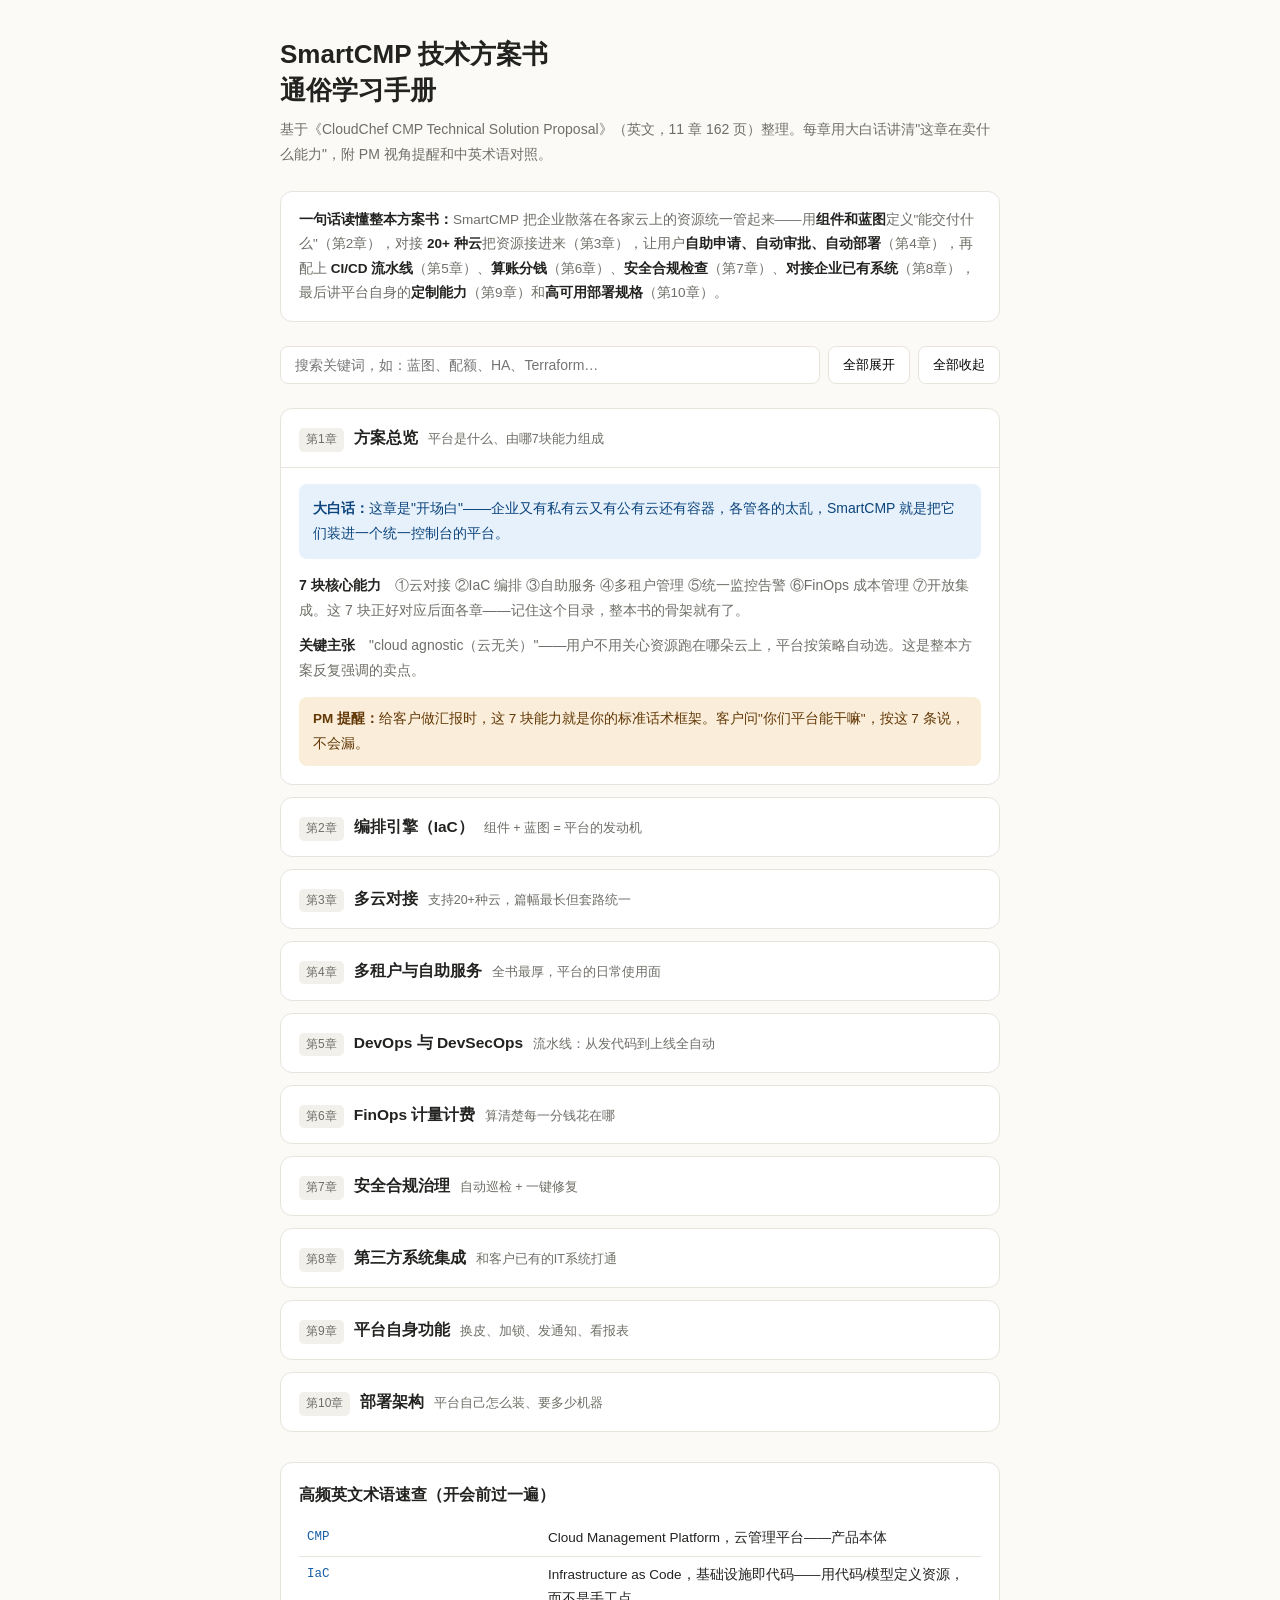
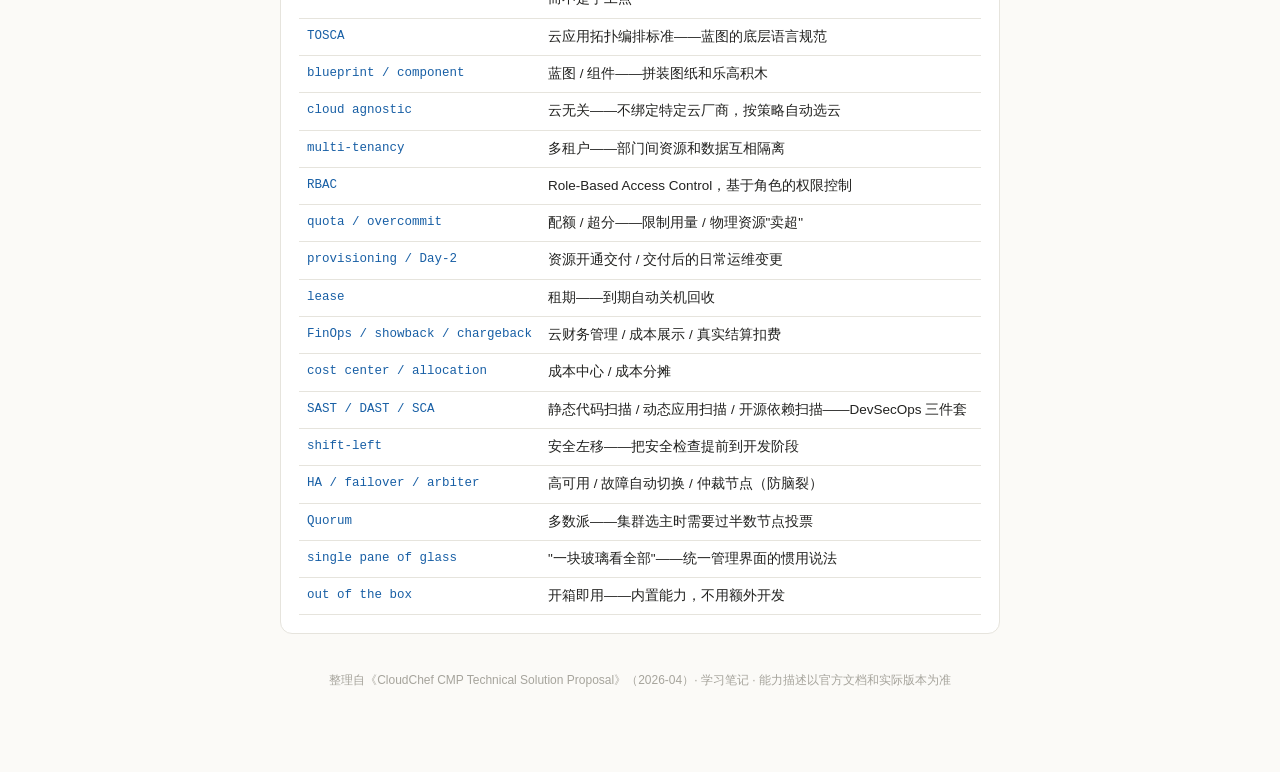
<file: SmartCMP技术方案书_通俗学习手册.html>
<!DOCTYPE html>
<html lang="zh-CN">
<head>
<meta charset="UTF-8">
<meta name="viewport" content="width=device-width, initial-scale=1.0">
<title>SmartCMP 技术方案书 · 通俗学习手册</title>
<style>
:root{
  --ink:#222220; --muted:#6F6E68; --line:#E6E4DD; --paper:#FBFAF7; --card:#FFF;
  --blue:#185FA5; --blue-bg:#E6F1FB;
  --teal:#0F6E56; --teal-bg:#E1F5EE;
  --amber:#854F0B; --amber-bg:#FAEEDA;
  --purple:#534AB7; --purple-bg:#EEEDFE;
}
*{box-sizing:border-box;margin:0;padding:0}
body{font-family:-apple-system,"PingFang SC","Microsoft YaHei",sans-serif;background:var(--paper);color:var(--ink);line-height:1.8;font-size:15px}
.page{max-width:760px;margin:0 auto;padding:36px 20px 80px}
h1{font-size:26px;line-height:1.4;margin-bottom:8px}
.sub{color:var(--muted);font-size:14px;margin-bottom:24px}
.chain{background:var(--card);border:1px solid var(--line);border-radius:12px;padding:16px 18px;font-size:13.5px;color:var(--muted);margin-bottom:24px}
.chain b{color:var(--ink)}
.tools{display:flex;gap:8px;margin-bottom:24px}
.tools input{flex:1;padding:9px 14px;border:1px solid var(--line);border-radius:8px;font-size:14px;background:var(--card)}
.tools input:focus{outline:none;border-color:var(--blue)}
.tools button{padding:9px 14px;border:1px solid var(--line);border-radius:8px;background:var(--card);font-size:13px;cursor:pointer}
details{background:var(--card);border:1px solid var(--line);border-radius:12px;margin-bottom:12px;overflow:hidden}
summary{padding:15px 18px;cursor:pointer;list-style:none;display:flex;align-items:baseline;gap:10px}
summary::-webkit-details-marker{display:none}
summary:hover{background:#FCFBF8}
summary .num{font-size:12px;color:var(--muted);background:#F2F0EA;border-radius:5px;padding:1px 7px;flex-shrink:0}
summary .t{font-weight:600;font-size:15.5px}
summary .one{font-size:12.5px;color:var(--muted);flex:1;min-width:140px}
.bd{padding:2px 18px 18px;border-top:1px solid var(--line)}
.say{margin:14px 0;padding:12px 14px;border-radius:8px;font-size:14px}
.say.blue{background:var(--blue-bg);color:#0C447C}
.say b{font-weight:600}
.pt{margin:10px 0 0;font-size:14px}
.pt .k{font-weight:600}
.pt .e{color:var(--muted)}
.pm{margin-top:14px;padding:10px 14px;background:var(--amber-bg);border-radius:8px;font-size:13.5px;color:#633806}
.pm b{font-weight:600}
.tag{display:inline-block;font-size:11px;padding:1px 8px;border-radius:4px;margin-right:6px;vertical-align:1px}
.tag.core{background:var(--purple-bg);color:var(--purple)}
.tag.sale{background:var(--teal-bg);color:var(--teal)}
.gloss{background:var(--card);border:1px solid var(--line);border-radius:12px;padding:18px;margin-top:30px}
.gloss h2{font-size:16px;margin-bottom:10px}
.gloss table{width:100%;border-collapse:collapse;font-size:13.5px}
.gloss td{padding:6px 8px;border-bottom:1px solid var(--line);vertical-align:top}
.gloss td:first-child{font-family:Menlo,Consolas,monospace;font-size:12.5px;color:var(--blue);white-space:nowrap;width:170px}
footer{color:#A6A49C;font-size:12px;margin-top:36px;text-align:center}
.hide{display:none!important}
@media print{.tools{display:none}details{break-inside:avoid}}
</style>
</head>
<body>
<div class="page">
<h1>SmartCMP 技术方案书<br>通俗学习手册</h1>
<p class="sub">基于《CloudChef CMP Technical Solution Proposal》（英文，11 章 162 页）整理。每章用大白话讲清"这章在卖什么能力"，附 PM 视角提醒和中英术语对照。</p>

<div class="chain">
<b>一句话读懂整本方案书：</b>SmartCMP 把企业散落在各家云上的资源统一管起来——用<b>组件和蓝图</b>定义"能交付什么"（第2章），对接 <b>20+ 种云</b>把资源接进来（第3章），让用户<b>自助申请、自动审批、自动部署</b>（第4章），再配上 <b>CI/CD 流水线</b>（第5章）、<b>算账分钱</b>（第6章）、<b>安全合规检查</b>（第7章）、<b>对接企业已有系统</b>（第8章），最后讲平台自身的<b>定制能力</b>（第9章）和<b>高可用部署规格</b>（第10章）。
</div>

<div class="tools">
<input id="q" type="search" placeholder="搜索关键词，如：蓝图、配额、HA、Terraform…">
<button onclick="ta(true)">全部展开</button>
<button onclick="ta(false)">全部收起</button>
</div>

<details open><summary><span class="num">第1章</span><span class="t">方案总览</span><span class="one">平台是什么、由哪7块能力组成</span></summary><div class="bd">
<div class="say blue"><b>大白话：</b>这章是"开场白"——企业又有私有云又有公有云还有容器，各管各的太乱，SmartCMP 就是把它们装进一个统一控制台的平台。</div>
<p class="pt"><span class="k">7 块核心能力</span>　<span class="e">①云对接 ②IaC 编排 ③自助服务 ④多租户管理 ⑤统一监控告警 ⑥FinOps 成本管理 ⑦开放集成。这 7 块正好对应后面各章——记住这个目录，整本书的骨架就有了。</span></p>
<p class="pt"><span class="k">关键主张</span>　<span class="e">"cloud agnostic（云无关）"——用户不用关心资源跑在哪朵云上，平台按策略自动选。这是整本方案反复强调的卖点。</span></p>
<div class="pm"><b>PM 提醒：</b>给客户做汇报时，这 7 块能力就是你的标准话术框架。客户问"你们平台能干嘛"，按这 7 条说，不会漏。</div>
</div></details>

<details><summary><span class="num">第2章</span><span class="t">编排引擎（IaC）</span><span class="one">组件 + 蓝图 = 平台的发动机</span></summary><div class="bd">
<div class="say blue"><b>大白话：</b>组件像乐高积木（一台虚机、一个数据库都是一块积木），蓝图就是拼装图纸（三台虚机 + MySQL 主从拼成一套环境）。客户要什么环境，画好图纸，以后一键复制。</div>
<p class="pt"><span class="k">组件分 4 类</span>　<span class="e">IaaS 组件（虚机/网络/存储）、PaaS 组件（云上的 RDS、对象存储）、软件组件（MySQL、Redis 等装在机器里的软件）、集成组件（把 ITSM、备份系统也包装成"积木"参与编排）。</span></p>
<p class="pt"><span class="k">蓝图不绑定云</span>　<span class="e">设计图纸时不指定部署到哪朵云，用户申请时平台按资源池策略自动匹配——这就是"云无关"的具体实现。</span></p>
<p class="pt"><span class="k">兼容主流编排器</span>　<span class="e">能调用 Terraform、Helm、Heat——客户已有的 TF 脚本和 Helm Chart 可以直接复用，号称"编排器的编排器"。</span></p>
<p class="pt"><span class="k">集群弹性伸缩</span>　<span class="e">Day0 设计蓝图 → Day1 一键建集群 → Day2 按策略自动扩容/缩容（手动、定时、告警触发三种方式）。</span></p>
<div class="pm"><b>PM 提醒：</b>客户问"我们已经写了一堆 Terraform，迁过来要重写吗？"——答案是不用，平台可以直接调 TF 脚本。这是打消客户顾虑的关键话术。</div>
</div></details>

<details><summary><span class="num">第3章</span><span class="t">多云对接</span><span class="one">支持20+种云，篇幅最长但套路统一</span></summary><div class="bd">
<div class="say blue"><b>大白话：</b>这章像一本"插座兼容清单"——华为、阿里、AWS、Azure、VMware、K8s……每种云一小节，格式都一样：怎么连（填账号密码/AK SK）+ 支持哪些资源（一张功能清单）。不用背，用到哪查哪。</div>
<p class="pt"><span class="k">资源池三件套</span>　<span class="e">配额管控（CPU/内存/存储/虚机数都能限）、超分比例（物理资源可以"卖超"，提高利用率）、标签智能调度（给池打标签如 env:production，申请时按标签自动匹配最优池）。</span></p>
<p class="pt"><span class="k">Cloud Gateway 云网关</span>　<span class="e">客户的网络隔离区（如 DMZ、专属 VPC）平台够不着怎么办？部署一个轻量网关做"中转站"，不用对外开端口。多个网关按标签匹配资源池。这是金融类客户必问的能力。</span></p>
<p class="pt"><span class="k">跨云 IP 池</span>　<span class="e">多朵云用同一网段容易 IP 冲突，平台统一管 IP 的规划、分配、回收和冲突检测。</span></p>
<p class="pt"><span class="k">华为系覆盖最全</span>　<span class="e">DCS、FusionCompute、华为云、Huawei Cloud Stack 四种都支持——这和你们 GSB-TKC 项目的华为技术栈直接相关。</span></p>
<div class="pm"><b>PM 提醒：</b>售前阶段客户最常问"你们支持 XX 云吗，支持到什么程度"。答案都在各小节的 function list 里——回答前先查清单，不要凭印象承诺。</div>
</div></details>

<details><summary><span class="num">第4章</span><span class="t">多租户与自助服务</span><span class="one">全书最厚，平台的日常使用面</span></summary><div class="bd">
<div class="say blue"><b>大白话：</b>这章讲"人怎么用这个平台"——部门是租户、互相隔离，用户在服务目录里像逛淘宝一样下单，审批流自动跑，资源自动交付，之后的运维监控也在这一章。</div>
<p class="pt"><span class="k">租户两道闸</span>　<span class="e">资源配额（最多用多少 CPU/内存）+ 预算配额（最多花多少钱，花完可以"禁止新申请"或"自动关机"）。一道管量、一道管钱。</span></p>
<p class="pt"><span class="k">工作流 4 种模式</span>　<span class="e">串行、并行（HR 和 IT 同时审）、条件分支（金额大走严格流程）、状态机（工单从"打开"到"处理中"到"解决"）。拖拽设计，不用写代码。</span></p>
<p class="pt"><span class="k">工单服务带 AI</span>　<span class="e">服务团队 + 知识库 + LLM 聊天机器人 + SLA 管理——平台自带轻量 ITSM，还有 AI 客服回答常见问题。</span></p>
<p class="pt"><span class="k">运维与监控</span>　<span class="e">应用栈整体启停、虚机批量操作、租期回收（lease 到期关机 → 保留期过后删除）、健康热力图、告警自愈——和初始化配置手册第 7-8 章是同一套东西的售前版描述。</span></p>
<div class="pm"><b>PM 提醒：</b>这章和你之前学的《初始化配置手册》第 2、4、6、7、8 章高度重叠——方案书讲"有什么能力"，配置手册讲"怎么配出来"。两份对照看，售前话术和落地操作就都有了。</div>
</div></details>

<details><summary><span class="num">第5章</span><span class="t">DevOps 与 DevSecOps</span><span class="one">流水线：从发代码到上线全自动</span></summary><div class="bd">
<div class="say blue"><b>大白话：</b>开发提交代码 → 自动构建 → 自动测试 → 自动部署，整条流水线在平台里可视化拖拽搭出来。DevSecOps 就是在流水线里加几道"安检门"——代码扫描、漏洞检查不过关就不让上线。</div>
<p class="pt"><span class="k">流水线能力</span>　<span class="e">可视化低代码设计、串行/并行/条件执行、四种触发方式（手动、定时、Webhook、Jenkins 触发）、统一看板监控执行状态。</span></p>
<p class="pt"><span class="k">安全左移</span>　<span class="e">SAST（扫源码）、SCA（扫开源依赖）、DAST（扫运行中应用）都可以嵌进流水线；上生产前可以加"安全团队人工审批"这道闸；密钥通过 Vault 等 PAM 系统在运行时取，不落在代码里。</span></p>
<div class="pm"><b>PM 提醒：</b>这是个加分项而非必选项——大多数 CMP 项目首期不含 DevOps 范围。客户如果聊到这章，先确认是否在 SOW 里，别让"顺便做个流水线"变成隐形范围蔓延。</div>
</div></details>

<details><summary><span class="num">第6章</span><span class="t">FinOps 计量计费</span><span class="one">算清楚每一分钱花在哪</span></summary><div class="bd">
<div class="say blue"><b>大白话：</b>私有云本来没有"账单"，这章给它定价（CPU 每核每小时多少钱），公有云的真实账单也同步进来，最后按部门/项目分摊，谁花了多少一目了然——甚至能让租户像手机话费一样充值付费。</div>
<p class="pt"><span class="k">三步算账</span>　<span class="e">①定价（私有云按单价模型，公有云同步真实账单）→ ②分摊（多级成本中心，按策略分到部门）→ ③呈现（明细、报表、大屏，支持成本校准和归属调整）。</span></p>
<p class="pt"><span class="k">成本优化建议</span>　<span class="e">平台内置优化策略（闲置虚机、僵尸存储、漂浮 IP），给出修复建议并支持一键修复。</span></p>
<p class="pt"><span class="k">真金白银模式</span>　<span class="e">支持预付费（先充值后消费）和后付费（月底出账单结算），可对接支付网关在线充值，支持多币种和税率配置——这已经是"内部云服务商"的玩法了。</span></p>
<div class="pm"><b>PM 提醒：</b>注意区分客户要的是 showback（只展示，不真扣钱）还是 chargeback（真结算）。后者涉及财务流程和支付对接，复杂度完全不同——需求调研时必须钉死这一点。</div>
</div></details>

<details><summary><span class="num">第7章</span><span class="t">安全合规治理</span><span class="one">自动巡检 + 一键修复</span></summary><div class="bd">
<div class="say blue"><b>大白话：</b>平台像个不知疲倦的安全巡检员——持续扫描有没有违规配置（比如对公网敞开的存储桶、没打补丁的虚机），发现问题告警，能修的一键修，整个过程留痕可审计。</div>
<p class="pt"><span class="k">五个环节</span>　<span class="e">策略管理（JS 自定义规则）→ 自动扫描 → 实时监控告警 → 修复工作流（自动或引导式）→ 审计报告。内置虚机/RDS/安全组/存储的合规检查策略。</span></p>
<p class="pt"><span class="k">策略作用域灵活</span>　<span class="e">可以按租户、按 Owner、按云账户、按资源池分别设不同的合规标准。</span></p>
<div class="pm"><b>PM 提醒：</b>方案提到 GDPR、HIPAA、PCI-DSS——但国内项目客户真正关心的是等保。售前时把平台的密码策略、MFA、审计日志、IP 黑白名单能力对着等保条款讲，比念国际标准名词管用。</div>
</div></details>

<details><summary><span class="num">第8章</span><span class="t">第三方系统集成</span><span class="one">和客户已有的IT系统打通</span></summary><div class="bd">
<div class="say blue"><b>大白话：</b>企业里早就有一堆系统——ITSM 工单、堡垒机、备份、CMDB、监控……CMP 不是要取代它们，而是把它们包装成"集成组件"接进编排流程，形成自动化闭环。比如：申请虚机 → ServiceNow 自动开工单 → 部署完自动注册到堡垒机和备份系统。</div>
<p class="pt"><span class="k">覆盖的系统类型</span>　<span class="e">ITSM/ServiceNow、第三方监控和日志、备份容灾、堡垒机、安全平台、IPAM、终端管理、Git 版本控制——共 10 类。</span></p>
<p class="pt"><span class="k">集成原理统一</span>　<span class="e">都走"可扩展集成框架"：把第三方系统封装成服务集成组件，暴露操作和属性，然后就能在蓝图和工作流里编排——和第 2 章的组件机制是同一套。</span></p>
<div class="pm"><b>PM 提醒：</b>每一项集成都是实打实的工作量。客户说"顺便和我们的堡垒机对接一下"时，要按集成开发评估工时和报价，写进 SOW，不要当成配置项白送。</div>
</div></details>

<details><summary><span class="num">第9章</span><span class="t">平台自身功能</span><span class="one">换皮、加锁、发通知、看报表</span></summary><div class="bd">
<div class="say blue"><b>大白话：</b>这章是平台的"周边配套"：界面换成客户的 Logo 和配色（白标）、登录加 MFA 双因素、操作全程留审计日志、通知走邮件/短信/钉钉/飞书、内置资源和容量分析报表，还有完整的 API/CLI 给客户自己写自动化。</div>
<p class="pt"><span class="k">多语言</span>　<span class="e">界面支持多语言切换——国际项目（比如 OCBC 这类）的硬需求。</span></p>
<p class="pt"><span class="k">容量分析</span>　<span class="e">资源池容量趋势分析，提前预警"池快满了"——给管理层看的运营数据。</span></p>
<div class="pm"><b>PM 提醒：</b>UI 白标是性价比之王——半天工作量，客户感知极强。项目早期就做掉，之后每次演示客户看到的都是"自己的平台"。</div>
</div></details>

<details><summary><span class="num">第10章</span><span class="t">部署架构</span><span class="one">平台自己怎么装、要多少机器</span></summary><div class="bd">
<div class="say blue"><b>大白话：</b>前面都在讲平台管别人，这章讲平台自己怎么部署才不宕机。核心思路：CMP 主节点 + 各机房的网关节点，主节点坏了自动切换（HA 高可用）。</div>
<p class="pt"><span class="k">两档 HA 规格</span>　<span class="e">标准版：3 节点（每台 16C80G/1TB），管 5000 个资源以内；大规模版：10 节点（含独立 MySQL 集群、NFS、监控节点），管 5000–50000 个资源。客户已有 LB 和 RDS 时可以省掉对应节点。</span></p>
<p class="pt"><span class="k">跨 AZ 容灾</span>　<span class="e">两个可用区 + 一个仲裁节点（arbiter）：某个 AZ 整体挂掉时，仲裁节点帮活着的一边凑成多数派选出新主，避免"脑裂"。前提：要有独立负载均衡（如 F5）和跨 AZ 复制的 NAS。</span></p>
<p class="pt"><span class="k">网络硬指标</span>　<span class="e">集群间带宽 ≥100G、延迟 ≤5ms——这两个数字是跨 AZ 部署的硬门槛，达不到就别承诺。</span></p>
<div class="pm"><b>PM 提醒：</b>这章是你做项目资源规划的直接依据：找客户要几台什么规格的虚机、什么网络条件，照着表格开清单就行。GSB 项目的 HA 集群部署就对应这一章。</div>
</div></details>

<div class="gloss">
<h2>高频英文术语速查（开会前过一遍）</h2>
<table>
<tr><td>CMP</td><td>Cloud Management Platform，云管理平台——产品本体</td></tr>
<tr><td>IaC</td><td>Infrastructure as Code，基础设施即代码——用代码/模型定义资源，而不是手工点</td></tr>
<tr><td>TOSCA</td><td>云应用拓扑编排标准——蓝图的底层语言规范</td></tr>
<tr><td>blueprint / component</td><td>蓝图 / 组件——拼装图纸和乐高积木</td></tr>
<tr><td>cloud agnostic</td><td>云无关——不绑定特定云厂商，按策略自动选云</td></tr>
<tr><td>multi-tenancy</td><td>多租户——部门间资源和数据互相隔离</td></tr>
<tr><td>RBAC</td><td>Role-Based Access Control，基于角色的权限控制</td></tr>
<tr><td>quota / overcommit</td><td>配额 / 超分——限制用量 / 物理资源"卖超"</td></tr>
<tr><td>provisioning / Day-2</td><td>资源开通交付 / 交付后的日常运维变更</td></tr>
<tr><td>lease</td><td>租期——到期自动关机回收</td></tr>
<tr><td>FinOps / showback / chargeback</td><td>云财务管理 / 成本展示 / 真实结算扣费</td></tr>
<tr><td>cost center / allocation</td><td>成本中心 / 成本分摊</td></tr>
<tr><td>SAST / DAST / SCA</td><td>静态代码扫描 / 动态应用扫描 / 开源依赖扫描——DevSecOps 三件套</td></tr>
<tr><td>shift-left</td><td>安全左移——把安全检查提前到开发阶段</td></tr>
<tr><td>HA / failover / arbiter</td><td>高可用 / 故障自动切换 / 仲裁节点（防脑裂）</td></tr>
<tr><td>Quorum</td><td>多数派——集群选主时需要过半数节点投票</td></tr>
<tr><td>single pane of glass</td><td>"一块玻璃看全部"——统一管理界面的惯用说法</td></tr>
<tr><td>out of the box</td><td>开箱即用——内置能力，不用额外开发</td></tr>
</table>
</div>

<footer>整理自《CloudChef CMP Technical Solution Proposal》（2026-04）· 学习笔记 · 能力描述以官方文档和实际版本为准</footer>
</div>
<script>
function ta(o){document.querySelectorAll('details').forEach(d=>d.open=o)}
document.getElementById('q').addEventListener('input',function(){
  const v=this.value.trim().toLowerCase();
  document.querySelectorAll('details').forEach(d=>{
    const hit=!v||d.textContent.toLowerCase().includes(v);
    d.classList.toggle('hide',!hit);
    if(v&&hit)d.open=true;
  });
});
</script>
</body>
</html>
</file>
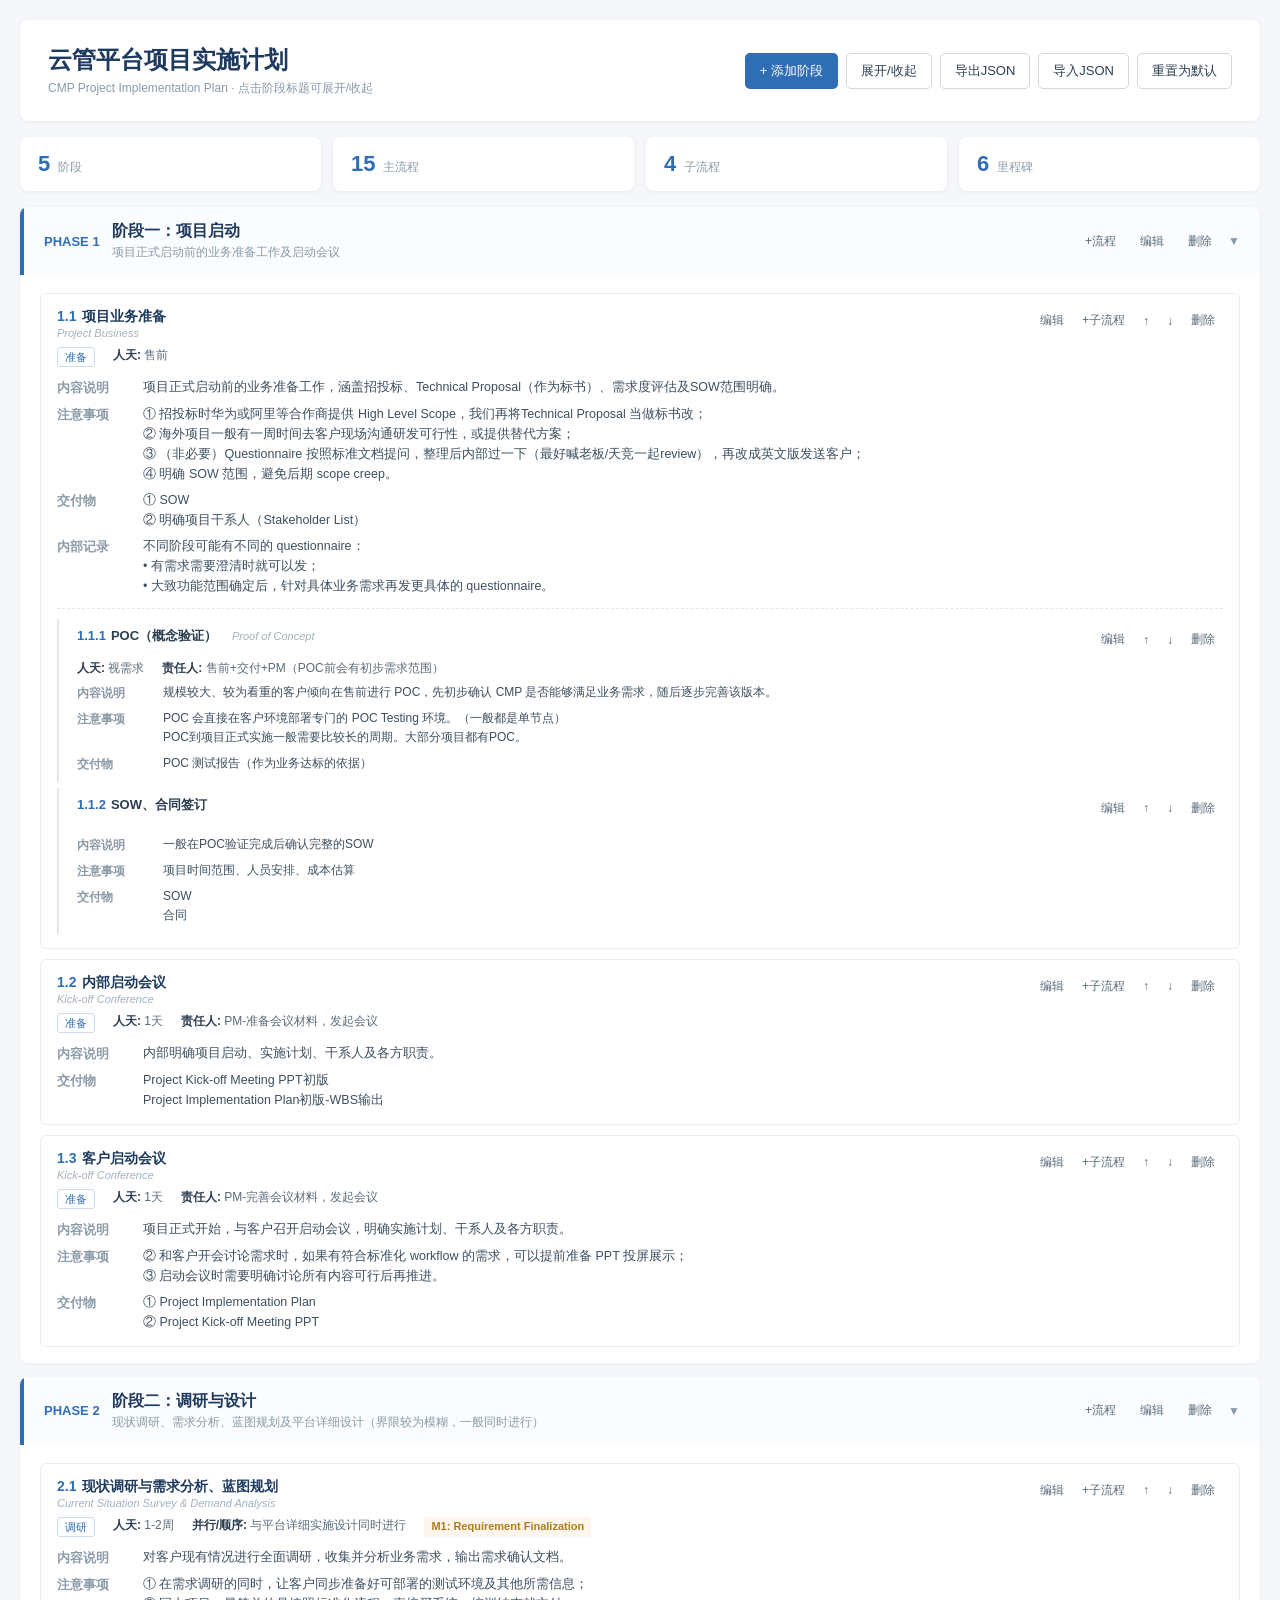
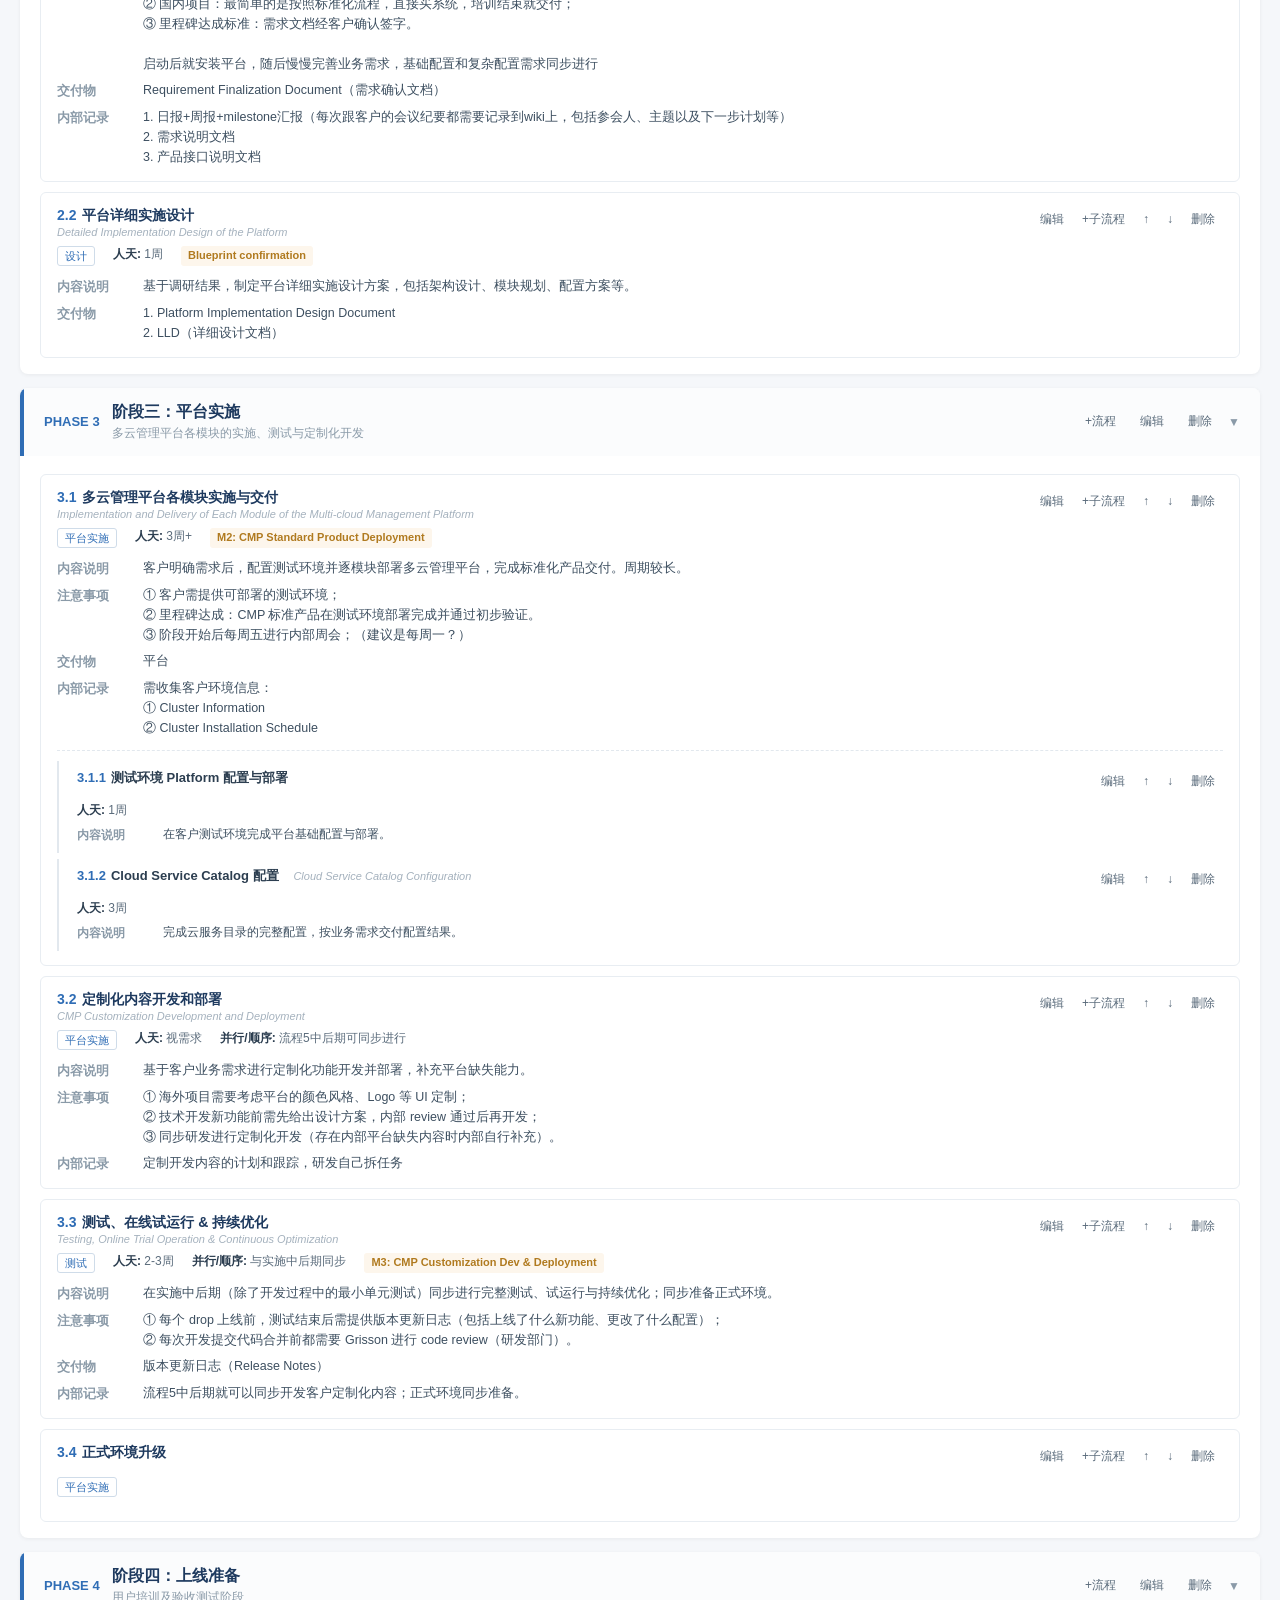
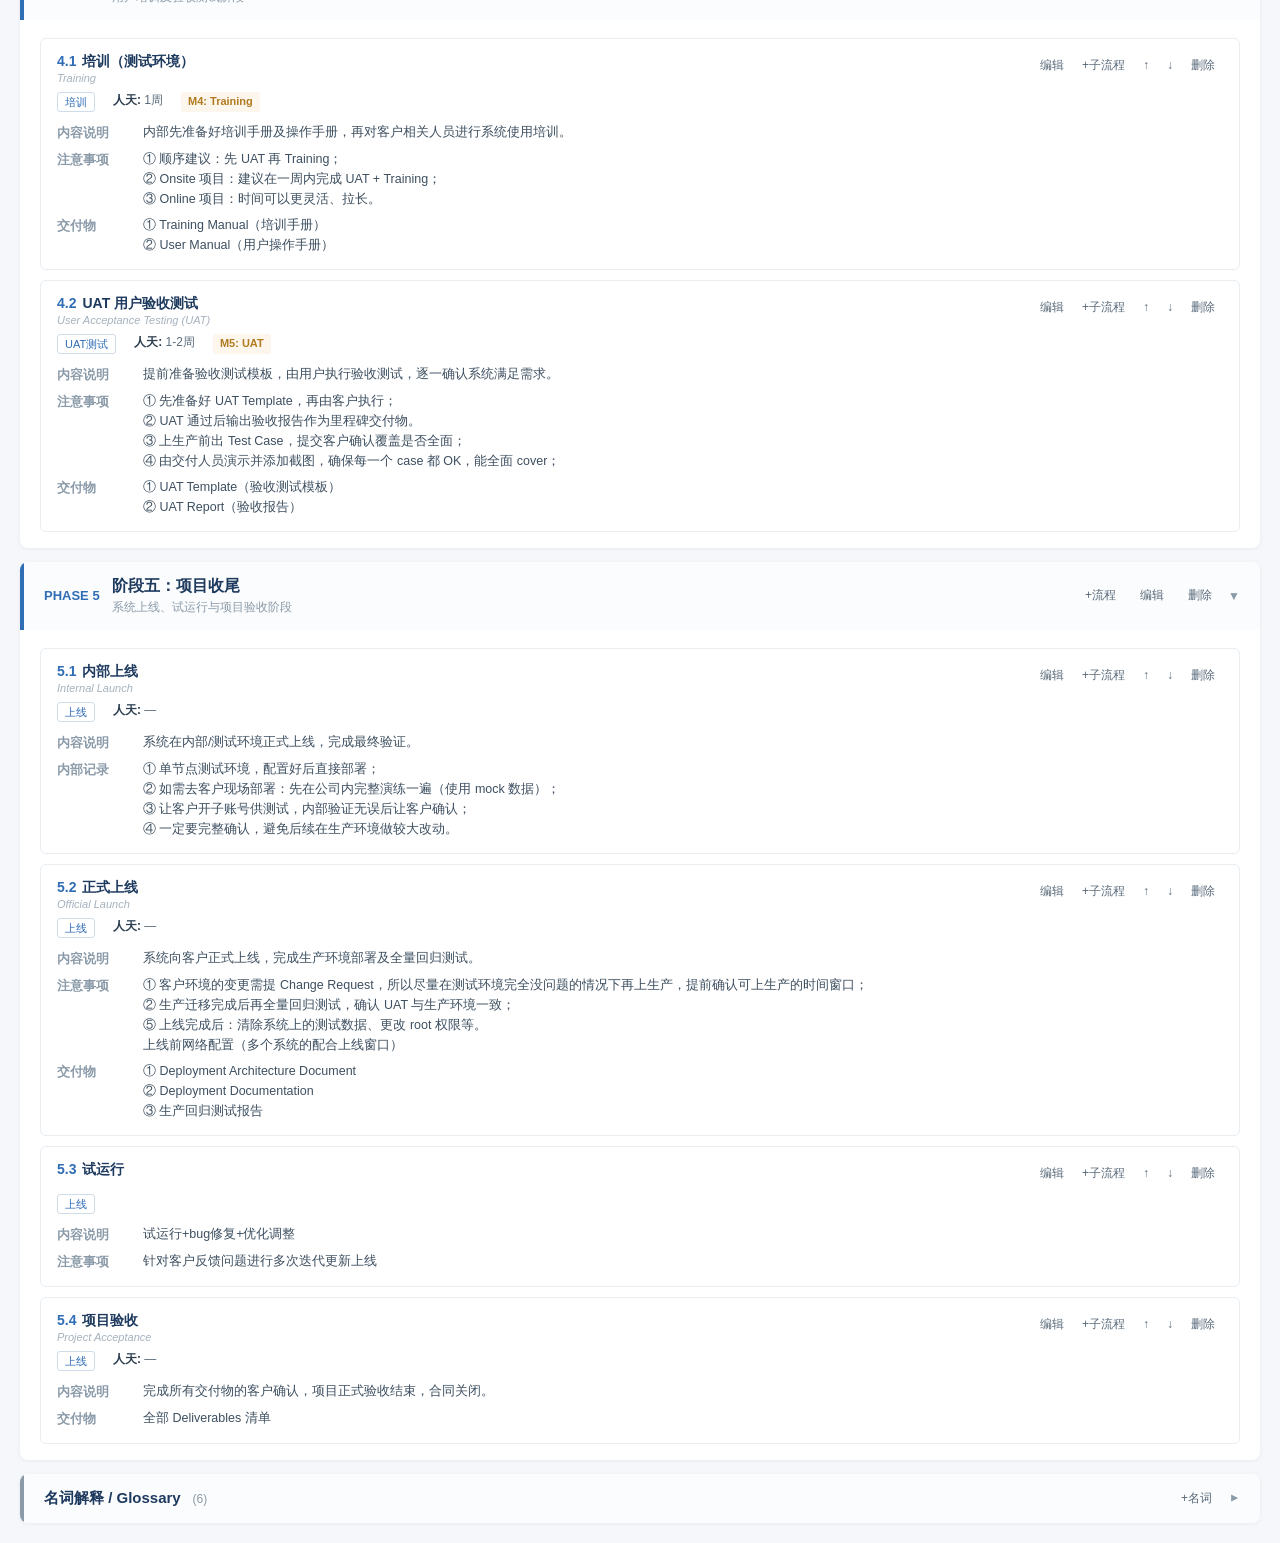
<file: 云管平台项目实施计划.html>
<!DOCTYPE html>
<!-- saved from url=(0137)file:///C:/Users/yeti2/Downloads/%E4%BA%91%E7%AE%A1%E5%B9%B3%E5%8F%B0%E9%A1%B9%E7%9B%AE%E5%AE%9E%E6%96%BD%E8%AE%A1%E5%88%92_v4%20(1).html -->
<html lang="zh-CN"><head><meta http-equiv="Content-Type" content="text/html; charset=UTF-8">

<meta name="viewport" content="width=device-width, initial-scale=1.0">
<title>云管平台项目实施计划</title>
<style>
* { margin: 0; padding: 0; box-sizing: border-box; }

body {
    font-family: 'Segoe UI', 'Microsoft YaHei', sans-serif;
    background: #f5f7fa;
    min-height: 100vh;
    padding: 20px;
    color: #2c3e50;
    font-size: 14px;
}

.container { max-width: 1280px; margin: 0 auto; }

/* ===== 头部 ===== */
.header {
    background: white;
    padding: 24px 28px;
    border-radius: 8px;
    box-shadow: 0 1px 4px rgba(0,0,0,0.06);
    margin-bottom: 16px;
    display: flex;
    justify-content: space-between;
    align-items: center;
    flex-wrap: wrap;
    gap: 12px;
}
.header h1 { font-size: 24px; color: #1e3a5f; font-weight: 600; }
.header p { color: #8a9aa8; font-size: 12px; margin-top: 4px; }
.header-actions { display: flex; gap: 8px; flex-wrap: wrap; }

/* ===== 按钮 ===== */
.btn {
    padding: 8px 14px;
    border: 1px solid transparent;
    border-radius: 5px;
    cursor: pointer;
    font-size: 13px;
    font-weight: 500;
    transition: background 0.2s;
    display: inline-flex;
    align-items: center;
    gap: 4px;
    background: #fff;
}
.btn-primary { background: #2f6db5; color: white; }
.btn-primary:hover { background: #275a96; }
.btn-outline { border-color: #d0d7de; color: #2c3e50; }
.btn-outline:hover { background: #f0f3f6; }
.btn-text {
    background: transparent;
    color: #5a6b7b;
    border: none;
    padding: 4px 8px;
    font-size: 12px;
}
.btn-text:hover { background: #eef2f6; color: #2f6db5; border-radius: 4px; }
.btn-text.danger:hover { color: #c0392b; background: #fdf0ef; }
.btn-small { padding: 5px 10px; font-size: 12px; }

/* ===== 统计 ===== */
.stats { display: flex; gap: 12px; margin-bottom: 16px; flex-wrap: wrap; }
.stat-card {
    flex: 1; min-width: 120px;
    background: white;
    padding: 14px 18px;
    border-radius: 8px;
    box-shadow: 0 1px 4px rgba(0,0,0,0.06);
    display: flex; align-items: baseline; gap: 8px;
}
.stat-number { font-size: 22px; font-weight: 700; color: #2f6db5; }
.stat-label { font-size: 12px; color: #8a9aa8; }

/* ===== 阶段卡片 ===== */
.timeline { display: flex; flex-direction: column; gap: 14px; }
.phase {
    background: white;
    border-radius: 8px;
    box-shadow: 0 1px 4px rgba(0,0,0,0.06);
    overflow: hidden;
}
.phase-header {
    padding: 14px 20px;
    cursor: pointer;
    display: flex;
    justify-content: space-between;
    align-items: center;
    user-select: none;
    border-left: 4px solid #2f6db5;
    background: #fbfcfd;
}
.phase-header:hover { background: #f4f7fa; }
.phase-header-left { display: flex; align-items: center; gap: 12px; flex: 1; min-width: 0; }
.phase-number {
    color: #2f6db5;
    font-weight: 700;
    font-size: 13px;
    white-space: nowrap;
}
.phase-title { font-size: 16px; font-weight: 600; color: #1e3a5f; }
.phase-desc { font-size: 12px; color: #8a9aa8; margin-top: 2px; }
.phase-header-right { display: flex; align-items: center; gap: 8px; }
.phase-toggle { font-size: 12px; color: #8a9aa8; transition: transform 0.2s; }
.phase.collapsed .phase-toggle { transform: rotate(-90deg); }
.phase-content { padding: 8px 20px 16px; }
.phase.collapsed .phase-content { display: none; }
.phase-toolbar { padding: 8px 0 4px; display: flex; gap: 6px; }

/* ===== 流程 ===== */
.process-item {
    border: 1px solid #e8edf2;
    border-radius: 6px;
    padding: 14px 16px;
    margin-top: 10px;
    background: #fff;
}
.process-head {
    display: flex;
    justify-content: space-between;
    align-items: flex-start;
    gap: 12px;
}
.process-title-area { flex: 1; min-width: 0; }
.process-name { font-weight: 600; font-size: 14px; color: #1e3a5f; }
.process-name .num { color: #2f6db5; margin-right: 6px; }
.process-name-en { font-size: 11px; color: #a4b1bd; font-style: italic; margin-top: 1px; }
.process-actions { display: flex; gap: 2px; flex-shrink: 0; }

.process-meta {
    display: flex;
    flex-wrap: wrap;
    gap: 4px 18px;
    margin-top: 8px;
    font-size: 12px;
    color: #5a6b7b;
}
.process-meta b { color: #2c3e50; font-weight: 600; }
.tag {
    display: inline-block;
    border: 1px solid #cfdce9;
    color: #2f6db5;
    padding: 0 7px;
    border-radius: 3px;
    font-size: 11px;
    line-height: 18px;
}
.milestone-tag {
    display: inline-block;
    background: #fdf6ec;
    color: #b07a1f;
    padding: 0 7px;
    border-radius: 3px;
    font-size: 11px;
    line-height: 18px;
    font-weight: 600;
}

/* 详细字段区 */
.field-rows { margin-top: 10px; display: flex; flex-direction: column; gap: 6px; }
.field-row {
    display: flex;
    gap: 10px;
    font-size: 12.5px;
    line-height: 1.6;
}
.field-label {
    flex-shrink: 0;
    width: 76px;
    color: #8a9aa8;
    font-weight: 600;
    padding-top: 1px;
}
.field-value { flex: 1; color: #3d4f60; white-space: pre-wrap; word-break: break-word; }

/* ===== 子流程 ===== */
.sub-processes {
    margin-top: 12px;
    border-top: 1px dashed #e2e8ee;
    padding-top: 10px;
}
.sub-process-item {
    padding: 8px 0 8px 18px;
    border-left: 2px solid #e2e8ee;
    margin-bottom: 6px;
}
.sub-process-item:last-child { margin-bottom: 0; }
.sub-head { display: flex; justify-content: space-between; align-items: flex-start; gap: 10px; }
.sub-name { font-weight: 600; font-size: 13px; color: #2c3e50; }
.sub-name .num { color: #2f6db5; margin-right: 5px; }
.sub-name-en { font-size: 11px; color: #a4b1bd; font-style: italic; }
.sub-process-item .field-rows { margin-top: 6px; }
.sub-process-item .field-row { font-size: 12px; }

/* ===== 名词解释 ===== */
.glossary { background: white; border-radius: 8px; box-shadow: 0 1px 4px rgba(0,0,0,0.06); margin-top: 14px; overflow: hidden; }
.glossary-header {
    padding: 12px 20px;
    cursor: pointer;
    display: flex;
    justify-content: space-between;
    align-items: center;
    user-select: none;
    border-left: 4px solid #8a9aa8;
    background: #fbfcfd;
}
.glossary-header:hover { background: #f4f7fa; }
.glossary-header .g-title { font-size: 15px; font-weight: 600; color: #1e3a5f; }
.glossary-header .g-count { font-size: 12px; color: #8a9aa8; margin-left: 8px; font-weight: 400; }
.glossary-header-right { display: flex; align-items: center; gap: 8px; }
.glossary.collapsed .glossary-body { display: none; }
.glossary.collapsed .phase-toggle { transform: rotate(-90deg); }
.glossary table { width: 100%; border-collapse: collapse; font-size: 12px; }
.glossary td { padding: 5px 14px; text-align: left; border-bottom: 1px solid #f2f5f8; vertical-align: top; line-height: 1.5; }
.glossary tr:last-child td { border-bottom: none; }
.glossary td:first-child { width: 120px; font-weight: 600; color: #1e3a5f; white-space: nowrap; padding-left: 20px; }
.glossary td:nth-child(2) { white-space: pre-wrap; color: #5a6b7b; }
.glossary .g-actions { width: 90px; white-space: nowrap; text-align: right; padding-right: 14px; }

/* ===== 模态框 ===== */
.modal {
    display: none;
    position: fixed; z-index: 1000; inset: 0;
    background: rgba(20,30,40,0.45);
}
.modal.active { display: flex; align-items: flex-start; justify-content: center; padding: 40px 16px; overflow-y: auto; }
.modal-content {
    background: white;
    padding: 26px;
    border-radius: 8px;
    max-width: 640px;
    width: 100%;
    box-shadow: 0 8px 30px rgba(0,0,0,0.18);
}
.modal-header { font-size: 17px; font-weight: 600; margin-bottom: 18px; color: #1e3a5f; }
.form-grid { display: grid; grid-template-columns: 1fr 1fr; gap: 12px; }
.form-group { margin-bottom: 12px; }
.form-group.full { grid-column: 1 / -1; }
.form-group label { display: block; margin-bottom: 4px; font-weight: 600; color: #5a6b7b; font-size: 12px; }
.form-group input, .form-group textarea, .form-group select {
    width: 100%;
    padding: 8px 10px;
    border: 1px solid #d0d7de;
    border-radius: 5px;
    font-size: 13px;
    font-family: inherit;
    color: #2c3e50;
}
.form-group textarea { resize: vertical; min-height: 64px; }
.form-group input:focus, .form-group textarea:focus, .form-group select:focus {
    outline: none; border-color: #2f6db5; box-shadow: 0 0 0 3px rgba(47,109,181,0.12);
}
.modal-actions { display: flex; gap: 8px; margin-top: 8px; justify-content: flex-end; }

/* ===== Toast ===== */
.toast {
    position: fixed; bottom: 20px; right: 20px;
    background: #2c3e50; color: white;
    padding: 11px 18px;
    border-radius: 6px;
    box-shadow: 0 4px 12px rgba(0,0,0,0.2);
    z-index: 2000;
    font-size: 13px;
    animation: slideInUp 0.25s ease;
}
@keyframes slideInUp { from { transform: translateY(60px); opacity: 0; } to { transform: translateY(0); opacity: 1; } }

.section-title { font-size: 15px; font-weight: 600; color: #1e3a5f; padding: 14px 20px 10px; display: flex; justify-content: space-between; align-items: center; }

@media (max-width: 768px) {
    .form-grid { grid-template-columns: 1fr; }
    .field-label { width: 64px; }
    .process-head, .sub-head { flex-direction: column; }
}
</style>
</head>
<body>
<div class="container">
    <div class="header">
        <div>
            <h1>云管平台项目实施计划</h1>
            <p>CMP Project Implementation Plan · 点击阶段标题可展开/收起</p>
        </div>
        <div class="header-actions">
            <button class="btn btn-primary" onclick="openPhaseModal()">+ 添加阶段</button>
            <button class="btn btn-outline" onclick="toggleAllPhases()">展开/收起</button>
            <button class="btn btn-outline" onclick="exportData()">导出JSON</button>
            <button class="btn btn-outline" onclick="document.getElementById(&#39;importFile&#39;).click()">导入JSON</button>
            <button class="btn btn-outline" onclick="resetData()">重置为默认</button>
            <input type="file" id="importFile" accept=".json" style="display:none" onchange="importData(event)">
        </div>
    </div>

    <div class="stats" id="statsContainer">
        <div class="stat-card"><span class="stat-number">6</span><span class="stat-label">阶段</span></div>
        <div class="stat-card"><span class="stat-number">15</span><span class="stat-label">主流程</span></div>
        <div class="stat-card"><span class="stat-number">5</span><span class="stat-label">子流程</span></div>
        <div class="stat-card"><span class="stat-number">6</span><span class="stat-label">里程碑</span></div>
    </div>
    <div class="timeline" id="timeline"><div class="phase" id="phase-1">
            <div class="phase-header" onclick="togglePhase(1)">
                <div class="phase-header-left">
                    <span class="phase-number">PHASE 1</span>
                    <div>
                        <div class="phase-title">阶段一：项目启动</div>
                        <div class="phase-desc">项目正式启动前的业务准备工作及启动会议</div>
                    </div>
                </div>
                <div class="phase-header-right" onclick="event.stopPropagation()">
                    <button class="btn-text" onclick="openProcessModal(&#39;addProcess&#39;, 1)">+流程</button>
                    <button class="btn-text" onclick="openPhaseModal(1)">编辑</button>
                    <button class="btn-text danger" onclick="deletePhase(1)">删除</button>
                    <span class="phase-toggle" onclick="togglePhase(1)">▼</span>
                </div>
            </div>
            <div class="phase-content">
                <div class="process-item">
                    <div class="process-head">
                        <div class="process-title-area">
                            <div class="process-name"><span class="num">1.1</span>项目业务准备</div>
                            <div class="process-name-en">Project Business</div>
                        </div>
                        <div class="process-actions">
                            <button class="btn-text" onclick="openProcessModal(&#39;editProcess&#39;, 1, 11)">编辑</button>
                            <button class="btn-text" onclick="openProcessModal(&#39;addSub&#39;, 1, 11)">+子流程</button>
                            <button class="btn-text" onclick="moveProc(1, 11, -1)">↑</button>
                            <button class="btn-text" onclick="moveProc(1, 11, 1)">↓</button>
                            <button class="btn-text danger" onclick="deleteProc(1, 11)">删除</button>
                        </div>
                    </div>
                    <div class="process-meta">
                        <span class="tag">准备</span>
                        <span><b>人天:</b> 售前</span>
                        
                        
                        
                    </div>
                    <div class="field-rows">
                        <div class="field-row"><div class="field-label">内容说明</div><div class="field-value">项目正式启动前的业务准备工作，涵盖招投标、Technical Proposal（作为标书）、需求度评估及SOW范围明确。</div></div>
                        <div class="field-row"><div class="field-label">注意事项</div><div class="field-value">① 招投标时华为或阿里等合作商提供 High Level Scope，我们再将Technical Proposal 当做标书改；
② 海外项目一般有一周时间去客户现场沟通研发可行性，或提供替代方案；
③ （非必要）Questionnaire 按照标准文档提问，整理后内部过一下（最好喊老板/天竞一起review），再改成英文版发送客户；
④ 明确 SOW 范围，避免后期 scope creep。</div></div>
                        <div class="field-row"><div class="field-label">交付物</div><div class="field-value">① SOW
② 明确项目干系人（Stakeholder List）</div></div>
                        <div class="field-row"><div class="field-label">内部记录</div><div class="field-value">1. 不同阶段可能有不同的 questionnaire（有需求需要澄清时就可以发）；
• 大致功能范围确定后，针对具体业务需求再发更具体的 questionnaire。

2. 售前阶段项目文件放在“售前和方案资料”，切换到交付后文件放在“交付资料和项目”</div></div>
                    </div>
                    
                <div class="sub-processes">
                    
                        <div class="sub-process-item">
                            <div class="sub-head">
                                <div>
                                    <span class="sub-name"><span class="num">1.1.1</span>POC（概念验证）</span>
                                    <span class="sub-name-en">　Proof of Concept</span>
                                </div>
                                <div class="process-actions">
                                    <button class="btn-text" onclick="openProcessModal(&#39;editSub&#39;, 1, 11, 111)">编辑</button>
                                    <button class="btn-text" onclick="moveSub(1, 11, 111, -1)">↑</button>
                                    <button class="btn-text" onclick="moveSub(1, 11, 111, 1)">↓</button>
                                    <button class="btn-text danger" onclick="deleteSub(1, 11, 111)">删除</button>
                                </div>
                            </div>
                            <div class="process-meta">
                                <span><b>人天:</b> 视需求</span>
                                <span><b>责任人:</b> 售前+交付+PM（POC前会有初步需求范围）</span>
                                
                            </div>
                            <div class="field-rows">
                                <div class="field-row"><div class="field-label">内容说明</div><div class="field-value">规模较大、较为看重的客户倾向在售前进行 POC，先初步确认 CMP 是否能够满足业务需求，随后逐步完善该版本。</div></div>
                                <div class="field-row"><div class="field-label">注意事项</div><div class="field-value">POC 会直接在客户环境部署专门的 POC Testing 环境。（一般都是单节点）
POC到项目正式实施一般需要比较长的周期。大部分项目都有POC。</div></div>
                                <div class="field-row"><div class="field-label">交付物</div><div class="field-value">POC 测试报告（作为业务达标的依据）</div></div>
                                <div class="field-row"><div class="field-label">内部记录</div><div class="field-value">1. POC的演示流程前需要和客户会议投屏沟通，确认他们内部的jira流转流程，方便配置【前提条件：我们自己要先测试过流程能够走通，再和客户讨论要走什么流程】；
2. 可能部分演示内容流程是需要客户由jira发起的，客户需要额外的开发，也需要提前沟通；
3. 演示case确认后，由客户开着远程，我们远程配置调试（看客户的安全等级，如果安全等级不高的话，可能给我们一个vpn就可以访问到了）；</div></div>
                            </div>
                        </div>
                    
                        <div class="sub-process-item">
                            <div class="sub-head">
                                <div>
                                    <span class="sub-name"><span class="num">1.1.2</span>SOW、合同签订</span>
                                    
                                </div>
                                <div class="process-actions">
                                    <button class="btn-text" onclick="openProcessModal(&#39;editSub&#39;, 1, 11, 112)">编辑</button>
                                    <button class="btn-text" onclick="moveSub(1, 11, 112, -1)">↑</button>
                                    <button class="btn-text" onclick="moveSub(1, 11, 112, 1)">↓</button>
                                    <button class="btn-text danger" onclick="deleteSub(1, 11, 112)">删除</button>
                                </div>
                            </div>
                            <div class="process-meta">
                                
                                
                                
                            </div>
                            <div class="field-rows">
                                <div class="field-row"><div class="field-label">内容说明</div><div class="field-value">一般在POC验证完成后确认完整的SOW</div></div>
                                <div class="field-row"><div class="field-label">注意事项</div><div class="field-value">项目时间范围、人员安排、成本估算</div></div>
                                <div class="field-row"><div class="field-label">交付物</div><div class="field-value">SOW（仅确定范围，编写完成签订合同后才会进行明确需求的design workshop）
合同</div></div>
                                <div class="field-row"><div class="field-label">内部记录</div><div class="field-value">1. 客户可能会要求提供给供应商集成的授权文件-睿睿有标准版；
2. 软著文档-直接提供中文版

*重点：我们有啥给啥，不需要根据客户的需求提供定制版本

3. 内部文件报批流程：邮件申请，把要盖章的文件放在附件里，说明下是哪个项目要盖章，发送老板，抄送佳雨和sophia就可以</div></div>
                            </div>
                        </div>
                    
                </div>
                </div>
            
                <div class="process-item">
                    <div class="process-head">
                        <div class="process-title-area">
                            <div class="process-name"><span class="num">1.2</span>内部启动会议</div>
                            <div class="process-name-en">Kick-off Conference</div>
                        </div>
                        <div class="process-actions">
                            <button class="btn-text" onclick="openProcessModal(&#39;editProcess&#39;, 1, 12)">编辑</button>
                            <button class="btn-text" onclick="openProcessModal(&#39;addSub&#39;, 1, 12)">+子流程</button>
                            <button class="btn-text" onclick="moveProc(1, 12, -1)">↑</button>
                            <button class="btn-text" onclick="moveProc(1, 12, 1)">↓</button>
                            <button class="btn-text danger" onclick="deleteProc(1, 12)">删除</button>
                        </div>
                    </div>
                    <div class="process-meta">
                        <span class="tag">准备</span>
                        <span><b>人天:</b> 1天</span>
                        
                        <span><b>责任人:</b> PM-准备会议材料，发起会议</span>
                        
                    </div>
                    <div class="field-rows">
                        <div class="field-row"><div class="field-label">内容说明</div><div class="field-value">内部明确项目启动、实施计划、干系人及各方职责。</div></div>
                        
                        <div class="field-row"><div class="field-label">交付物</div><div class="field-value">Project Kick-off Meeting PPT初版
Project Implementation Plan初版-WBS输出</div></div>
                        <div class="field-row"><div class="field-label">内部记录</div><div class="field-value">一般内部没有正式启动会议</div></div>
                    </div>
                    
                </div>
            
                <div class="process-item">
                    <div class="process-head">
                        <div class="process-title-area">
                            <div class="process-name"><span class="num">1.3</span>客户启动会议</div>
                            <div class="process-name-en">Kick-off Conference</div>
                        </div>
                        <div class="process-actions">
                            <button class="btn-text" onclick="openProcessModal(&#39;editProcess&#39;, 1, 13)">编辑</button>
                            <button class="btn-text" onclick="openProcessModal(&#39;addSub&#39;, 1, 13)">+子流程</button>
                            <button class="btn-text" onclick="moveProc(1, 13, -1)">↑</button>
                            <button class="btn-text" onclick="moveProc(1, 13, 1)">↓</button>
                            <button class="btn-text danger" onclick="deleteProc(1, 13)">删除</button>
                        </div>
                    </div>
                    <div class="process-meta">
                        <span class="tag">准备</span>
                        <span><b>人天:</b> 1天</span>
                        
                        <span><b>责任人:</b> PM-完善会议材料，发起会议</span>
                        
                    </div>
                    <div class="field-rows">
                        <div class="field-row"><div class="field-label">内容说明</div><div class="field-value">项目正式开始，与客户召开启动会议，明确实施计划、干系人及各方职责。</div></div>
                        <div class="field-row"><div class="field-label">注意事项</div><div class="field-value">② 和客户开会讨论需求时，如果有符合标准化 workflow 的需求，可以提前准备 PPT 投屏展示；
③ 启动会议时需要明确讨论所有内容可行后再推进。</div></div>
                        <div class="field-row"><div class="field-label">交付物</div><div class="field-value">① Project Implementation Plan
② Project Kick-off Meeting PPT</div></div>
                        <div class="field-row"><div class="field-label">内部记录</div><div class="field-value">@和客户需求讨论前先准备和演示环境，配置好客户需要的服务卡片以及流程；

@客户开会前明确项目范围
1. 多少个物理CPU，多少个虚拟机，12个CPU则为120个虚拟机（x10）
2. 需要哪些模块（最常见的是多租户和标准计费）
3. 是否需要对接华为FC（一般都是和华为合作的项目）
4. 单节点还是多节点安装；
CPU数量 → 虚拟机规模 → 选模块 → 确认可用性要求（RTO）→ 定节点数 → 问有无F5 → 确认操作系统版本 → 确认华为FC对接需求
5. 用户和认证即是否对接LDAP或者AD可以在需求设计阶段问；</div></div>
                    </div>
                    
                <div class="sub-processes">
                    
                        <div class="sub-process-item">
                            <div class="sub-head">
                                <div>
                                    <span class="sub-name"><span class="num">1.3.1</span>需求沟通</span>
                                    <span class="sub-name-en">　design workshop</span>
                                </div>
                                <div class="process-actions">
                                    <button class="btn-text" onclick="openProcessModal(&#39;editSub&#39;, 1, 13, 1)">编辑</button>
                                    <button class="btn-text" onclick="moveSub(1, 13, 1, -1)">↑</button>
                                    <button class="btn-text" onclick="moveSub(1, 13, 1, 1)">↓</button>
                                    <button class="btn-text danger" onclick="deleteSub(1, 13, 1)">删除</button>
                                </div>
                            </div>
                            <div class="process-meta">
                                <span><b>人天:</b> 1天</span>
                                
                                
                            </div>
                            <div class="field-rows">
                                <div class="field-row"><div class="field-label">内容说明</div><div class="field-value">和客户会议进行需求明细讨论</div></div>
                                
                                
                                <div class="field-row"><div class="field-label">内部记录</div><div class="field-value">1. 内部准备当前设计流程PPT以及内部架构图；
2. 内部准备discussion list包含每个具体项是否需要（可让ai设计）；
3. 内部准备演示环境；
</div></div>
                            </div>
                        </div>
                    
                </div>
                </div>
            </div>
        </div><div class="phase" id="phase-2">
            <div class="phase-header" onclick="togglePhase(2)">
                <div class="phase-header-left">
                    <span class="phase-number">PHASE 2</span>
                    <div>
                        <div class="phase-title">阶段二：调研与设计</div>
                        <div class="phase-desc">现状调研、需求分析、蓝图规划及平台详细设计（界限较为模糊，一般和阶段三同时进行）</div>
                    </div>
                </div>
                <div class="phase-header-right" onclick="event.stopPropagation()">
                    <button class="btn-text" onclick="openProcessModal(&#39;addProcess&#39;, 2)">+流程</button>
                    <button class="btn-text" onclick="openPhaseModal(2)">编辑</button>
                    <button class="btn-text danger" onclick="deletePhase(2)">删除</button>
                    <span class="phase-toggle" onclick="togglePhase(2)">▼</span>
                </div>
            </div>
            <div class="phase-content">
                <div class="process-item">
                    <div class="process-head">
                        <div class="process-title-area">
                            <div class="process-name"><span class="num">2.1</span>现状调研与需求分析、蓝图规划</div>
                            <div class="process-name-en">Current Situation Survey &amp; Demand Analysis</div>
                        </div>
                        <div class="process-actions">
                            <button class="btn-text" onclick="openProcessModal(&#39;editProcess&#39;, 2, 21)">编辑</button>
                            <button class="btn-text" onclick="openProcessModal(&#39;addSub&#39;, 2, 21)">+子流程</button>
                            <button class="btn-text" onclick="moveProc(2, 21, -1)">↑</button>
                            <button class="btn-text" onclick="moveProc(2, 21, 1)">↓</button>
                            <button class="btn-text danger" onclick="deleteProc(2, 21)">删除</button>
                        </div>
                    </div>
                    <div class="process-meta">
                        <span class="tag">调研</span>
                        <span><b>人天:</b> 1-2周</span>
                        <span><b>并行/顺序:</b> 与平台详细实施设计同时进行</span>
                        
                        <span class="milestone-tag">M1: Requirement Finalization</span>
                    </div>
                    <div class="field-rows">
                        <div class="field-row"><div class="field-label">内容说明</div><div class="field-value">对客户现有情况进行全面调研，收集并分析业务需求，输出需求确认文档。</div></div>
                        <div class="field-row"><div class="field-label">注意事项</div><div class="field-value">① 在需求调研的同时，让客户同步准备好可部署的测试环境及其他所需信息；
② 国内项目：最简单的是按照标准化流程，直接买系统，培训结束就交付；
③ 里程碑达成标准：需求文档经客户确认签字。

启动后就安装平台，随后慢慢完善业务需求，基础配置和复杂配置需求同步进行</div></div>
                        <div class="field-row"><div class="field-label">交付物</div><div class="field-value">Requirement Finalization Document（需求确认文档）</div></div>
                        <div class="field-row"><div class="field-label">内部记录</div><div class="field-value">1. 日报+周报+milestone汇报（每次跟客户的会议纪要都需要记录到wiki上，包括参会人、主题以及下一步计划等）
2. 需求说明文档
3. 产品接口说明文档</div></div>
                    </div>
                    
                </div>
            
                <div class="process-item">
                    <div class="process-head">
                        <div class="process-title-area">
                            <div class="process-name"><span class="num">2.2</span>平台详细实施设计</div>
                            <div class="process-name-en">Detailed Implementation Design of the Platform</div>
                        </div>
                        <div class="process-actions">
                            <button class="btn-text" onclick="openProcessModal(&#39;editProcess&#39;, 2, 22)">编辑</button>
                            <button class="btn-text" onclick="openProcessModal(&#39;addSub&#39;, 2, 22)">+子流程</button>
                            <button class="btn-text" onclick="moveProc(2, 22, -1)">↑</button>
                            <button class="btn-text" onclick="moveProc(2, 22, 1)">↓</button>
                            <button class="btn-text danger" onclick="deleteProc(2, 22)">删除</button>
                        </div>
                    </div>
                    <div class="process-meta">
                        <span class="tag">设计</span>
                        <span><b>人天:</b> 1周</span>
                        
                        
                        <span class="milestone-tag">Blueprint confirmation</span>
                    </div>
                    <div class="field-rows">
                        <div class="field-row"><div class="field-label">内容说明</div><div class="field-value">基于调研结果，制定平台详细实施设计方案，包括架构设计、模块规划、配置方案等。</div></div>
                        
                        <div class="field-row"><div class="field-label">交付物</div><div class="field-value">1. Platform Implementation Design Document
2. LLD（详细设计文档）</div></div>
                        
                    </div>
                    
                </div>
            </div>
        </div><div class="phase collapsed" id="phase-3">
            <div class="phase-header" onclick="togglePhase(3)">
                <div class="phase-header-left">
                    <span class="phase-number">PHASE 3</span>
                    <div>
                        <div class="phase-title">阶段三：平台实施</div>
                        <div class="phase-desc">多云管理平台各模块的实施、测试与定制化开发</div>
                    </div>
                </div>
                <div class="phase-header-right" onclick="event.stopPropagation()">
                    <button class="btn-text" onclick="openProcessModal(&#39;addProcess&#39;, 3)">+流程</button>
                    <button class="btn-text" onclick="openPhaseModal(3)">编辑</button>
                    <button class="btn-text danger" onclick="deletePhase(3)">删除</button>
                    <span class="phase-toggle" onclick="togglePhase(3)">▼</span>
                </div>
            </div>
            <div class="phase-content">
                <div class="process-item">
                    <div class="process-head">
                        <div class="process-title-area">
                            <div class="process-name"><span class="num">3.1</span>多云管理平台各模块实施与交付</div>
                            <div class="process-name-en">Implementation and Delivery of Each Module of the Multi-cloud Management Platform</div>
                        </div>
                        <div class="process-actions">
                            <button class="btn-text" onclick="openProcessModal(&#39;editProcess&#39;, 3, 31)">编辑</button>
                            <button class="btn-text" onclick="openProcessModal(&#39;addSub&#39;, 3, 31)">+子流程</button>
                            <button class="btn-text" onclick="moveProc(3, 31, -1)">↑</button>
                            <button class="btn-text" onclick="moveProc(3, 31, 1)">↓</button>
                            <button class="btn-text danger" onclick="deleteProc(3, 31)">删除</button>
                        </div>
                    </div>
                    <div class="process-meta">
                        <span class="tag">平台实施</span>
                        <span><b>人天:</b> 3周+</span>
                        
                        
                        <span class="milestone-tag">M2: CMP Standard Product Deployment</span>
                    </div>
                    <div class="field-rows">
                        <div class="field-row"><div class="field-label">内容说明</div><div class="field-value">客户明确需求后，配置测试环境并逐模块部署多云管理平台，完成标准化产品交付。周期较长。</div></div>
                        <div class="field-row"><div class="field-label">注意事项</div><div class="field-value">① 客户需提供可部署的测试环境；
② 里程碑达成：CMP 标准产品在测试环境部署完成并通过初步验证。
③ 阶段开始后每周五进行内部周会；（建议是每周一？）</div></div>
                        <div class="field-row"><div class="field-label">交付物</div><div class="field-value">平台</div></div>
                        <div class="field-row"><div class="field-label">内部记录</div><div class="field-value">需收集客户环境信息：
① Cluster Information
② Cluster Installation Schedule</div></div>
                    </div>
                    
                <div class="sub-processes">
                    
                        <div class="sub-process-item">
                            <div class="sub-head">
                                <div>
                                    <span class="sub-name"><span class="num">3.1.1</span>测试环境 Platform 配置与部署</span>
                                    
                                </div>
                                <div class="process-actions">
                                    <button class="btn-text" onclick="openProcessModal(&#39;editSub&#39;, 3, 31, 311)">编辑</button>
                                    <button class="btn-text" onclick="moveSub(3, 31, 311, -1)">↑</button>
                                    <button class="btn-text" onclick="moveSub(3, 31, 311, 1)">↓</button>
                                    <button class="btn-text danger" onclick="deleteSub(3, 31, 311)">删除</button>
                                </div>
                            </div>
                            <div class="process-meta">
                                <span><b>人天:</b> 1周</span>
                                
                                
                            </div>
                            <div class="field-rows">
                                <div class="field-row"><div class="field-label">内容说明</div><div class="field-value">在客户测试环境完成平台基础配置与部署。</div></div>
                                
                                
                                
                            </div>
                        </div>
                    
                        <div class="sub-process-item">
                            <div class="sub-head">
                                <div>
                                    <span class="sub-name"><span class="num">3.1.2</span>Cloud Service Catalog 配置</span>
                                    <span class="sub-name-en">　Cloud Service Catalog Configuration</span>
                                </div>
                                <div class="process-actions">
                                    <button class="btn-text" onclick="openProcessModal(&#39;editSub&#39;, 3, 31, 312)">编辑</button>
                                    <button class="btn-text" onclick="moveSub(3, 31, 312, -1)">↑</button>
                                    <button class="btn-text" onclick="moveSub(3, 31, 312, 1)">↓</button>
                                    <button class="btn-text danger" onclick="deleteSub(3, 31, 312)">删除</button>
                                </div>
                            </div>
                            <div class="process-meta">
                                <span><b>人天:</b> 3周</span>
                                
                                
                            </div>
                            <div class="field-rows">
                                <div class="field-row"><div class="field-label">内容说明</div><div class="field-value">完成云服务目录的完整配置，按业务需求交付配置结果。</div></div>
                                
                                
                                
                            </div>
                        </div>
                    
                </div>
                </div>
            
                <div class="process-item">
                    <div class="process-head">
                        <div class="process-title-area">
                            <div class="process-name"><span class="num">3.2</span>定制化内容开发和部署</div>
                            <div class="process-name-en">CMP Customization Development and Deployment</div>
                        </div>
                        <div class="process-actions">
                            <button class="btn-text" onclick="openProcessModal(&#39;editProcess&#39;, 3, 32)">编辑</button>
                            <button class="btn-text" onclick="openProcessModal(&#39;addSub&#39;, 3, 32)">+子流程</button>
                            <button class="btn-text" onclick="moveProc(3, 32, -1)">↑</button>
                            <button class="btn-text" onclick="moveProc(3, 32, 1)">↓</button>
                            <button class="btn-text danger" onclick="deleteProc(3, 32)">删除</button>
                        </div>
                    </div>
                    <div class="process-meta">
                        <span class="tag">平台实施</span>
                        <span><b>人天:</b> 视需求</span>
                        <span><b>并行/顺序:</b> 流程5中后期可同步进行</span>
                        
                        
                    </div>
                    <div class="field-rows">
                        <div class="field-row"><div class="field-label">内容说明</div><div class="field-value">基于客户业务需求进行定制化功能开发并部署，补充平台缺失能力。</div></div>
                        <div class="field-row"><div class="field-label">注意事项</div><div class="field-value">① 海外项目需要考虑平台的颜色风格、Logo 等 UI 定制；
② 技术开发新功能前需先给出设计方案，内部 review 通过后再开发；
③ 同步研发进行定制化开发（存在内部平台缺失内容时内部自行补充）。</div></div>
                        
                        <div class="field-row"><div class="field-label">内部记录</div><div class="field-value">定制开发内容的计划和跟踪，研发自己拆任务</div></div>
                    </div>
                    
                </div>
            
                <div class="process-item">
                    <div class="process-head">
                        <div class="process-title-area">
                            <div class="process-name"><span class="num">3.3</span>测试、在线试运行 &amp; 持续优化</div>
                            <div class="process-name-en">Testing, Online Trial Operation &amp; Continuous Optimization</div>
                        </div>
                        <div class="process-actions">
                            <button class="btn-text" onclick="openProcessModal(&#39;editProcess&#39;, 3, 33)">编辑</button>
                            <button class="btn-text" onclick="openProcessModal(&#39;addSub&#39;, 3, 33)">+子流程</button>
                            <button class="btn-text" onclick="moveProc(3, 33, -1)">↑</button>
                            <button class="btn-text" onclick="moveProc(3, 33, 1)">↓</button>
                            <button class="btn-text danger" onclick="deleteProc(3, 33)">删除</button>
                        </div>
                    </div>
                    <div class="process-meta">
                        <span class="tag">测试</span>
                        <span><b>人天:</b> 2-3周</span>
                        <span><b>并行/顺序:</b> 与实施中后期同步</span>
                        
                        <span class="milestone-tag">M3: CMP Customization Dev &amp; Deployment</span>
                    </div>
                    <div class="field-rows">
                        <div class="field-row"><div class="field-label">内容说明</div><div class="field-value">在实施中后期（除了开发过程中的最小单元测试）同步进行完整测试、试运行与持续优化；同步准备正式环境。</div></div>
                        <div class="field-row"><div class="field-label">注意事项</div><div class="field-value">① 每个 drop 上线前，测试结束后需提供版本更新日志（包括上线了什么新功能、更改了什么配置）；
② 每次开发提交代码合并前都需要 Grisson 进行 code review（研发部门）。</div></div>
                        <div class="field-row"><div class="field-label">交付物</div><div class="field-value">版本更新日志（Release Notes）</div></div>
                        <div class="field-row"><div class="field-label">内部记录</div><div class="field-value">流程5中后期就可以同步开发客户定制化内容；正式环境同步准备。</div></div>
                    </div>
                    
                </div>
            
                <div class="process-item">
                    <div class="process-head">
                        <div class="process-title-area">
                            <div class="process-name"><span class="num">3.4</span>正式环境升级</div>
                            
                        </div>
                        <div class="process-actions">
                            <button class="btn-text" onclick="openProcessModal(&#39;editProcess&#39;, 3, 34)">编辑</button>
                            <button class="btn-text" onclick="openProcessModal(&#39;addSub&#39;, 3, 34)">+子流程</button>
                            <button class="btn-text" onclick="moveProc(3, 34, -1)">↑</button>
                            <button class="btn-text" onclick="moveProc(3, 34, 1)">↓</button>
                            <button class="btn-text danger" onclick="deleteProc(3, 34)">删除</button>
                        </div>
                    </div>
                    <div class="process-meta">
                        <span class="tag">平台实施</span>
                        
                        
                        
                        
                    </div>
                    <div class="field-rows">
                        
                        
                        
                        
                    </div>
                    
                </div>
            </div>
        </div><div class="phase collapsed" id="phase-4">
            <div class="phase-header" onclick="togglePhase(4)">
                <div class="phase-header-left">
                    <span class="phase-number">PHASE 4</span>
                    <div>
                        <div class="phase-title">阶段四：上线准备</div>
                        <div class="phase-desc">用户培训及验收测试阶段</div>
                    </div>
                </div>
                <div class="phase-header-right" onclick="event.stopPropagation()">
                    <button class="btn-text" onclick="openProcessModal(&#39;addProcess&#39;, 4)">+流程</button>
                    <button class="btn-text" onclick="openPhaseModal(4)">编辑</button>
                    <button class="btn-text danger" onclick="deletePhase(4)">删除</button>
                    <span class="phase-toggle" onclick="togglePhase(4)">▼</span>
                </div>
            </div>
            <div class="phase-content">
                <div class="process-item">
                    <div class="process-head">
                        <div class="process-title-area">
                            <div class="process-name"><span class="num">4.1</span>培训（测试环境）</div>
                            <div class="process-name-en">Training</div>
                        </div>
                        <div class="process-actions">
                            <button class="btn-text" onclick="openProcessModal(&#39;editProcess&#39;, 4, 41)">编辑</button>
                            <button class="btn-text" onclick="openProcessModal(&#39;addSub&#39;, 4, 41)">+子流程</button>
                            <button class="btn-text" onclick="moveProc(4, 41, -1)">↑</button>
                            <button class="btn-text" onclick="moveProc(4, 41, 1)">↓</button>
                            <button class="btn-text danger" onclick="deleteProc(4, 41)">删除</button>
                        </div>
                    </div>
                    <div class="process-meta">
                        <span class="tag">培训</span>
                        <span><b>人天:</b> 1周</span>
                        
                        
                        <span class="milestone-tag">M4: Training</span>
                    </div>
                    <div class="field-rows">
                        <div class="field-row"><div class="field-label">内容说明</div><div class="field-value">内部先准备好培训手册及操作手册，再对客户相关人员进行系统使用培训。</div></div>
                        <div class="field-row"><div class="field-label">注意事项</div><div class="field-value">① 顺序建议：先 UAT 再 Training；
② Onsite 项目：建议在一周内完成 UAT + Training；
③ Online 项目：时间可以更灵活、拉长。</div></div>
                        <div class="field-row"><div class="field-label">交付物</div><div class="field-value">① Training Manual（培训手册）
② User Manual（用户操作手册）</div></div>
                        
                    </div>
                    
                </div>
            
                <div class="process-item">
                    <div class="process-head">
                        <div class="process-title-area">
                            <div class="process-name"><span class="num">4.2</span>UAT 用户验收测试</div>
                            <div class="process-name-en">User Acceptance Testing (UAT)</div>
                        </div>
                        <div class="process-actions">
                            <button class="btn-text" onclick="openProcessModal(&#39;editProcess&#39;, 4, 42)">编辑</button>
                            <button class="btn-text" onclick="openProcessModal(&#39;addSub&#39;, 4, 42)">+子流程</button>
                            <button class="btn-text" onclick="moveProc(4, 42, -1)">↑</button>
                            <button class="btn-text" onclick="moveProc(4, 42, 1)">↓</button>
                            <button class="btn-text danger" onclick="deleteProc(4, 42)">删除</button>
                        </div>
                    </div>
                    <div class="process-meta">
                        <span class="tag">UAT测试</span>
                        <span><b>人天:</b> 1-2周</span>
                        
                        
                        <span class="milestone-tag">M5: UAT</span>
                    </div>
                    <div class="field-rows">
                        <div class="field-row"><div class="field-label">内容说明</div><div class="field-value">提前准备验收测试模板，由用户执行验收测试，逐一确认系统满足需求。</div></div>
                        <div class="field-row"><div class="field-label">注意事项</div><div class="field-value">① 先准备好 UAT Template，再由客户执行；
② UAT 通过后输出验收报告作为里程碑交付物。
③ 上生产前出 Test Case，提交客户确认覆盖是否全面；
④ 由交付人员演示并添加截图，确保每一个 case 都 OK，能全面 cover；</div></div>
                        <div class="field-row"><div class="field-label">交付物</div><div class="field-value">① UAT Template（验收测试模板）
② UAT Report（验收报告）</div></div>
                        
                    </div>
                    
                </div>
            </div>
        </div><div class="phase collapsed" id="phase-5">
            <div class="phase-header" onclick="togglePhase(5)">
                <div class="phase-header-left">
                    <span class="phase-number">PHASE 5</span>
                    <div>
                        <div class="phase-title">阶段五：项目收尾</div>
                        <div class="phase-desc">系统上线、试运行与项目验收阶段</div>
                    </div>
                </div>
                <div class="phase-header-right" onclick="event.stopPropagation()">
                    <button class="btn-text" onclick="openProcessModal(&#39;addProcess&#39;, 5)">+流程</button>
                    <button class="btn-text" onclick="openPhaseModal(5)">编辑</button>
                    <button class="btn-text danger" onclick="deletePhase(5)">删除</button>
                    <span class="phase-toggle" onclick="togglePhase(5)">▼</span>
                </div>
            </div>
            <div class="phase-content">
                <div class="process-item">
                    <div class="process-head">
                        <div class="process-title-area">
                            <div class="process-name"><span class="num">5.1</span>内部上线</div>
                            <div class="process-name-en">Internal Launch</div>
                        </div>
                        <div class="process-actions">
                            <button class="btn-text" onclick="openProcessModal(&#39;editProcess&#39;, 5, 51)">编辑</button>
                            <button class="btn-text" onclick="openProcessModal(&#39;addSub&#39;, 5, 51)">+子流程</button>
                            <button class="btn-text" onclick="moveProc(5, 51, -1)">↑</button>
                            <button class="btn-text" onclick="moveProc(5, 51, 1)">↓</button>
                            <button class="btn-text danger" onclick="deleteProc(5, 51)">删除</button>
                        </div>
                    </div>
                    <div class="process-meta">
                        <span class="tag">上线</span>
                        <span><b>人天:</b> —</span>
                        
                        
                        
                    </div>
                    <div class="field-rows">
                        <div class="field-row"><div class="field-label">内容说明</div><div class="field-value">系统在内部/测试环境正式上线，完成最终验证。</div></div>
                        
                        
                        <div class="field-row"><div class="field-label">内部记录</div><div class="field-value">① 单节点测试环境，配置好后直接部署；
② 如需去客户现场部署：先在公司内完整演练一遍（使用 mock 数据）；
③ 让客户开子账号供测试，内部验证无误后让客户确认；
④ 一定要完整确认，避免后续在生产环境做较大改动。</div></div>
                    </div>
                    
                </div>
            
                <div class="process-item">
                    <div class="process-head">
                        <div class="process-title-area">
                            <div class="process-name"><span class="num">5.2</span>正式上线</div>
                            <div class="process-name-en">Official Launch</div>
                        </div>
                        <div class="process-actions">
                            <button class="btn-text" onclick="openProcessModal(&#39;editProcess&#39;, 5, 52)">编辑</button>
                            <button class="btn-text" onclick="openProcessModal(&#39;addSub&#39;, 5, 52)">+子流程</button>
                            <button class="btn-text" onclick="moveProc(5, 52, -1)">↑</button>
                            <button class="btn-text" onclick="moveProc(5, 52, 1)">↓</button>
                            <button class="btn-text danger" onclick="deleteProc(5, 52)">删除</button>
                        </div>
                    </div>
                    <div class="process-meta">
                        <span class="tag">上线</span>
                        <span><b>人天:</b> —</span>
                        
                        
                        
                    </div>
                    <div class="field-rows">
                        <div class="field-row"><div class="field-label">内容说明</div><div class="field-value">系统向客户正式上线，完成生产环境部署及全量回归测试。</div></div>
                        <div class="field-row"><div class="field-label">注意事项</div><div class="field-value">① 客户环境的变更需提 Change Request，所以尽量在测试环境完全没问题的情况下再上生产，提前确认可上生产的时间窗口；
② 生产迁移完成后再全量回归测试，确认 UAT 与生产环境一致；
⑤ 上线完成后：清除系统上的测试数据、更改 root 权限等。
上线前网络配置（多个系统的配合上线窗口）</div></div>
                        <div class="field-row"><div class="field-label">交付物</div><div class="field-value">① Deployment Architecture Document
② Deployment Documentation
③ 生产回归测试报告</div></div>
                        
                    </div>
                    
                </div>
            
                <div class="process-item">
                    <div class="process-head">
                        <div class="process-title-area">
                            <div class="process-name"><span class="num">5.3</span>试运行</div>
                            
                        </div>
                        <div class="process-actions">
                            <button class="btn-text" onclick="openProcessModal(&#39;editProcess&#39;, 5, 53)">编辑</button>
                            <button class="btn-text" onclick="openProcessModal(&#39;addSub&#39;, 5, 53)">+子流程</button>
                            <button class="btn-text" onclick="moveProc(5, 53, -1)">↑</button>
                            <button class="btn-text" onclick="moveProc(5, 53, 1)">↓</button>
                            <button class="btn-text danger" onclick="deleteProc(5, 53)">删除</button>
                        </div>
                    </div>
                    <div class="process-meta">
                        <span class="tag">上线</span>
                        
                        
                        
                        
                    </div>
                    <div class="field-rows">
                        <div class="field-row"><div class="field-label">内容说明</div><div class="field-value">试运行+bug修复+优化调整</div></div>
                        <div class="field-row"><div class="field-label">注意事项</div><div class="field-value">针对客户反馈问题进行多次迭代更新上线</div></div>
                        
                        
                    </div>
                    
                </div>
            
                <div class="process-item">
                    <div class="process-head">
                        <div class="process-title-area">
                            <div class="process-name"><span class="num">5.4</span>项目验收</div>
                            <div class="process-name-en">Project Acceptance</div>
                        </div>
                        <div class="process-actions">
                            <button class="btn-text" onclick="openProcessModal(&#39;editProcess&#39;, 5, 54)">编辑</button>
                            <button class="btn-text" onclick="openProcessModal(&#39;addSub&#39;, 5, 54)">+子流程</button>
                            <button class="btn-text" onclick="moveProc(5, 54, -1)">↑</button>
                            <button class="btn-text" onclick="moveProc(5, 54, 1)">↓</button>
                            <button class="btn-text danger" onclick="deleteProc(5, 54)">删除</button>
                        </div>
                    </div>
                    <div class="process-meta">
                        <span class="tag">上线</span>
                        <span><b>人天:</b> —</span>
                        
                        
                        
                    </div>
                    <div class="field-rows">
                        <div class="field-row"><div class="field-label">内容说明</div><div class="field-value">完成所有交付物的客户确认，项目正式验收结束，合同关闭。</div></div>
                        
                        <div class="field-row"><div class="field-label">交付物</div><div class="field-value">全部 Deliverables 清单</div></div>
                        
                    </div>
                    
                </div>
            </div>
        </div><div class="phase collapsed" id="phase-6">
            <div class="phase-header" onclick="togglePhase(6)">
                <div class="phase-header-left">
                    <span class="phase-number">PHASE 6</span>
                    <div>
                        <div class="phase-title">阶段六：运营与优化</div>
                        <div class="phase-desc">持续维保和平台优化</div>
                    </div>
                </div>
                <div class="phase-header-right" onclick="event.stopPropagation()">
                    <button class="btn-text" onclick="openProcessModal(&#39;addProcess&#39;, 6)">+流程</button>
                    <button class="btn-text" onclick="openPhaseModal(6)">编辑</button>
                    <button class="btn-text danger" onclick="deletePhase(6)">删除</button>
                    <span class="phase-toggle" onclick="togglePhase(6)">▼</span>
                </div>
            </div>
            <div class="phase-content"><div style="padding:14px 0;color:#a4b1bd;font-size:13px;">暂无流程，点击右上角 +流程 添加</div></div>
        </div></div>

    <div class="glossary collapsed" id="glossaryCard">
        <div class="glossary-header" onclick="toggleGlossary()">
            <div>
                <span class="g-title">名词解释 / Glossary</span>
                <span class="g-count" id="glossaryCount">(6)</span>
            </div>
            <div class="glossary-header-right" onclick="event.stopPropagation()">
                <button class="btn-text" onclick="openGlossaryModal()">+名词</button>
                <span class="phase-toggle" onclick="toggleGlossary()" style="cursor:pointer;">▼</span>
            </div>
        </div>
        <div class="glossary-body">
            <table>
                <tbody id="glossaryBody">
        <tr>
            <td>POC</td>
            <td>Proof of Concept，概念验证。规模较大的客户倾向在售前进行 POC，在该阶段初步确认 CMP 是否能够满足业务需求，随后逐步完善该版本。POC 会直接在客户环境部署专门的 POC Testing 环境。</td>
            <td class="g-actions">
                <button class="btn-text" onclick="openGlossaryModal(1)">编辑</button>
                <button class="btn-text danger" onclick="deleteGlossary(1)">删除</button>
            </td>
        </tr>
    
        <tr>
            <td>SOW</td>
            <td>Statement of Work，工作说明书。明确项目交付范围、职责分工及验收标准的合同附件。</td>
            <td class="g-actions">
                <button class="btn-text" onclick="openGlossaryModal(2)">编辑</button>
                <button class="btn-text danger" onclick="deleteGlossary(2)">删除</button>
            </td>
        </tr>
    
        <tr>
            <td>CMP</td>
            <td>Cloud Management Platform，多云管理平台，即本项目的核心交付系统。</td>
            <td class="g-actions">
                <button class="btn-text" onclick="openGlossaryModal(3)">编辑</button>
                <button class="btn-text danger" onclick="deleteGlossary(3)">删除</button>
            </td>
        </tr>
    
        <tr>
            <td>Change Request</td>
            <td>变更请求。在生产环境做任何变更前需提交的正式申请，需客户审批。</td>
            <td class="g-actions">
                <button class="btn-text" onclick="openGlossaryModal(4)">编辑</button>
                <button class="btn-text danger" onclick="deleteGlossary(4)">删除</button>
            </td>
        </tr>
    
        <tr>
            <td>UAT</td>
            <td>User Acceptance Testing，用户验收测试。由客户（非实施方）执行，验证系统是否满足业务需求。</td>
            <td class="g-actions">
                <button class="btn-text" onclick="openGlossaryModal(5)">编辑</button>
                <button class="btn-text danger" onclick="deleteGlossary(5)">删除</button>
            </td>
        </tr>
    
        <tr>
            <td>环境</td>
            <td>1. SIT 开发交付验证
2. UAT 用户测试验证
3. PROD 生产</td>
            <td class="g-actions">
                <button class="btn-text" onclick="openGlossaryModal(6)">编辑</button>
                <button class="btn-text danger" onclick="deleteGlossary(6)">删除</button>
            </td>
        </tr>
    </tbody>
            </table>
        </div>
    </div>
</div>

<!-- 阶段编辑模态框 -->
<div class="modal" id="phaseModal">
    <div class="modal-content">
        <div class="modal-header" id="phaseModalTitle">编辑阶段</div>
        <form onsubmit="savePhaseForm(event)">
            <div class="form-group">
                <label>阶段名称 *</label>
                <input type="text" id="f_phaseName" required="" placeholder="例：阶段六：运营与优化">
            </div>
            <div class="form-group">
                <label>阶段描述</label>
                <textarea id="f_phaseDesc" placeholder="阶段的简要描述..."></textarea>
            </div>
            <div class="modal-actions">
                <button type="button" class="btn btn-outline" onclick="closeModal(&#39;phaseModal&#39;)">取消</button>
                <button type="submit" class="btn btn-primary">保存</button>
            </div>
        </form>
    </div>
</div>

<!-- 流程/子流程编辑模态框（通用，全部字段可编辑） -->
<div class="modal" id="processModal">
    <div class="modal-content">
        <div class="modal-header" id="processModalTitle">编辑子流程</div>
        <form onsubmit="saveProcessForm(event)">
            <div class="form-grid">
                <div class="form-group">
                    <label>名称（中文）*</label>
                    <input type="text" id="f_name" required="">
                </div>
                <div class="form-group">
                    <label>名称（英文）</label>
                    <input type="text" id="f_nameEn">
                </div>
                <div class="form-group">
                    <label>类型</label>
                    <select id="f_type">
                        <option value="准备">准备</option>
                        <option value="调研">调研</option>
                        <option value="设计">设计</option>
                        <option value="配置">配置</option>
                        <option value="平台实施">平台实施</option>
                        <option value="测试">测试</option>
                        <option value="培训">培训</option>
                        <option value="UAT测试">UAT测试</option>
                        <option value="上线">上线</option>
                        <option value="其他">其他</option>
                    </select>
                </div>
                <div class="form-group">
                    <label>预期人天</label>
                    <input type="text" id="f_personDays" placeholder="例：1-2周">
                </div>
                <div class="form-group">
                    <label>里程碑节点</label>
                    <input type="text" id="f_milestone" placeholder="例：M1: Requirement Finalization">
                </div>
                <div class="form-group">
                    <label>并行/顺序</label>
                    <input type="text" id="f_parallel" placeholder="例：与流程4并行">
                </div>
                <div class="form-group full">
                    <label>阶段内容说明</label>
                    <textarea id="f_description"></textarea>
                </div>
                <div class="form-group full">
                    <label>注意事项</label>
                    <textarea id="f_notes"></textarea>
                </div>
                <div class="form-group full">
                    <label>Deliverables（交付物）</label>
                    <textarea id="f_deliverables"></textarea>
                </div>
                <div class="form-group">
                    <label>责任人</label>
                    <input type="text" id="f_owner" placeholder="例：PM">
                </div>
                <div class="form-group full">
                    <label>内部流程记录</label>
                    <textarea id="f_internalRecord" style="height: 173px;"></textarea>
                </div>
            </div>
            <div class="modal-actions">
                <button type="button" class="btn btn-outline" onclick="closeModal(&#39;processModal&#39;)">取消</button>
                <button type="submit" class="btn btn-primary">保存</button>
            </div>
        </form>
    </div>
</div>

<!-- 名词解释编辑模态框 -->
<div class="modal" id="glossaryModal">
    <div class="modal-content">
        <div class="modal-header" id="glossaryModalTitle">添加名词</div>
        <form onsubmit="saveGlossaryForm(event)">
            <div class="form-group">
                <label>名词 *</label>
                <input type="text" id="f_term" required="" placeholder="例：SOW">
            </div>
            <div class="form-group">
                <label>解释</label>
                <textarea id="f_termDef"></textarea>
            </div>
            <div class="modal-actions">
                <button type="button" class="btn btn-outline" onclick="closeModal(&#39;glossaryModal&#39;)">取消</button>
                <button type="submit" class="btn btn-primary">保存</button>
            </div>
        </form>
    </div>
</div>

<script>
// ============ 默认数据（来自 项目实施计划流程总览_new.xlsx）============
const defaultData = {
    phases: [
        {
            id: 1, number: 1, name: "阶段一：项目启动",
            description: "项目正式启动前的业务准备工作及启动会议",
            processes: [
                {
                    id: 11, name: "项目业务准备", nameEn: "Project Business", type: "准备",
                    personDays: "售前", milestone: "", parallel: "",
                    description: "项目正式启动前的业务准备工作，涵盖招投标、Technical Proposal（作为标书）、需求度评估及SOW范围明确。",
                    notes: "① 招投标时华为或阿里等合作商提供 High Level Scope，我们再将Technical Proposal 当做标书改；\n② 海外项目一般有一周时间去客户现场沟通研发可行性，或提供替代方案；\n③ （非必要）Questionnaire 按照标准文档提问，整理后内部过一下（最好喊老板/天竞一起review），再改成英文版发送客户；\n④ 明确 SOW 范围，避免后期 scope creep。",
                    deliverables: "① SOW\n② 明确项目干系人（Stakeholder List）",
                    owner: "",
                    internalRecord: "不同阶段可能有不同的 questionnaire：\n• 有需求需要澄清时就可以发；\n• 大致功能范围确定后，针对具体业务需求再发更具体的 questionnaire。",
                    subProcesses: [
                        {
                            id: 111, name: "POC（概念验证）", nameEn: "Proof of Concept", type: "准备",
                            personDays: "视需求", milestone: "", parallel: "",
                            description: "规模较大、较为看重的客户倾向在售前进行 POC，先初步确认 CMP 是否能够满足业务需求，随后逐步完善该版本。",
                            notes: "POC 会直接在客户环境部署专门的 POC Testing 环境。（一般都是单节点）\nPOC到项目正式实施一般需要比较长的周期。大部分项目都有POC。",
                            deliverables: "POC 测试报告（作为业务达标的依据）",
                            owner: "售前+交付+PM（POC前会有初步需求范围）",
                            internalRecord: ""
                        },
                        {
                            id: 112, name: "SOW、合同签订", nameEn: "", type: "准备",
                            personDays: "", milestone: "", parallel: "",
                            description: "一般在POC验证完成后确认完整的SOW",
                            notes: "项目时间范围、人员安排、成本估算",
                            deliverables: "SOW\n合同",
                            owner: "",
                            internalRecord: ""
                        }
                    ]
                },
                {
                    id: 12, name: "内部启动会议", nameEn: "Kick-off Conference", type: "准备",
                    personDays: "1天", milestone: "", parallel: "",
                    description: "内部明确项目启动、实施计划、干系人及各方职责。",
                    notes: "",
                    deliverables: "Project Kick-off Meeting PPT初版\nProject Implementation Plan初版-WBS输出",
                    owner: "PM-准备会议材料，发起会议",
                    internalRecord: "",
                    subProcesses: []
                },
                {
                    id: 13, name: "客户启动会议", nameEn: "Kick-off Conference", type: "准备",
                    personDays: "1天", milestone: "", parallel: "",
                    description: "项目正式开始，与客户召开启动会议，明确实施计划、干系人及各方职责。",
                    notes: "② 和客户开会讨论需求时，如果有符合标准化 workflow 的需求，可以提前准备 PPT 投屏展示；\n③ 启动会议时需要明确讨论所有内容可行后再推进。",
                    deliverables: "① Project Implementation Plan\n② Project Kick-off Meeting PPT",
                    owner: "PM-完善会议材料，发起会议",
                    internalRecord: "",
                    subProcesses: []
                }
            ]
        },
        {
            id: 2, number: 2, name: "阶段二：调研与设计",
            description: "现状调研、需求分析、蓝图规划及平台详细设计（界限较为模糊，一般同时进行）",
            processes: [
                {
                    id: 21, name: "现状调研与需求分析、蓝图规划", nameEn: "Current Situation Survey & Demand Analysis", type: "调研",
                    personDays: "1-2周", milestone: "M1: Requirement Finalization", parallel: "与平台详细实施设计同时进行",
                    description: "对客户现有情况进行全面调研，收集并分析业务需求，输出需求确认文档。",
                    notes: "① 在需求调研的同时，让客户同步准备好可部署的测试环境及其他所需信息；\n② 国内项目：最简单的是按照标准化流程，直接买系统，培训结束就交付；\n③ 里程碑达成标准：需求文档经客户确认签字。\n\n启动后就安装平台，随后慢慢完善业务需求，基础配置和复杂配置需求同步进行",
                    deliverables: "Requirement Finalization Document（需求确认文档）",
                    owner: "",
                    internalRecord: "1. 日报+周报+milestone汇报（每次跟客户的会议纪要都需要记录到wiki上，包括参会人、主题以及下一步计划等）\n2. 需求说明文档\n3. 产品接口说明文档",
                    subProcesses: []
                },
                {
                    id: 22, name: "平台详细实施设计", nameEn: "Detailed Implementation Design of the Platform", type: "设计",
                    personDays: "1周", milestone: "Blueprint confirmation", parallel: "",
                    description: "基于调研结果，制定平台详细实施设计方案，包括架构设计、模块规划、配置方案等。",
                    notes: "",
                    deliverables: "1. Platform Implementation Design Document\n2. LLD（详细设计文档）",
                    owner: "",
                    internalRecord: "",
                    subProcesses: []
                }
            ]
        },
        {
            id: 3, number: 3, name: "阶段三：平台实施",
            description: "多云管理平台各模块的实施、测试与定制化开发",
            processes: [
                {
                    id: 31, name: "多云管理平台各模块实施与交付", nameEn: "Implementation and Delivery of Each Module of the Multi-cloud Management Platform", type: "平台实施",
                    personDays: "3周+", milestone: "M2: CMP Standard Product Deployment", parallel: "",
                    description: "客户明确需求后，配置测试环境并逐模块部署多云管理平台，完成标准化产品交付。周期较长。",
                    notes: "① 客户需提供可部署的测试环境；\n② 里程碑达成：CMP 标准产品在测试环境部署完成并通过初步验证。\n③ 阶段开始后每周五进行内部周会；（建议是每周一？）",
                    deliverables: "平台",
                    owner: "",
                    internalRecord: "需收集客户环境信息：\n① Cluster Information\n② Cluster Installation Schedule",
                    subProcesses: [
                        {
                            id: 311, name: "测试环境 Platform 配置与部署", nameEn: "", type: "配置",
                            personDays: "1周", milestone: "", parallel: "",
                            description: "在客户测试环境完成平台基础配置与部署。",
                            notes: "", deliverables: "", owner: "", internalRecord: ""
                        },
                        {
                            id: 312, name: "Cloud Service Catalog 配置", nameEn: "Cloud Service Catalog Configuration", type: "配置",
                            personDays: "3周", milestone: "", parallel: "",
                            description: "完成云服务目录的完整配置，按业务需求交付配置结果。",
                            notes: "", deliverables: "", owner: "", internalRecord: ""
                        }
                    ]
                },
                {
                    id: 32, name: "定制化内容开发和部署", nameEn: "CMP Customization Development and Deployment", type: "平台实施",
                    personDays: "视需求", milestone: "", parallel: "流程5中后期可同步进行",
                    description: "基于客户业务需求进行定制化功能开发并部署，补充平台缺失能力。",
                    notes: "① 海外项目需要考虑平台的颜色风格、Logo 等 UI 定制；\n② 技术开发新功能前需先给出设计方案，内部 review 通过后再开发；\n③ 同步研发进行定制化开发（存在内部平台缺失内容时内部自行补充）。",
                    deliverables: "",
                    owner: "",
                    internalRecord: "定制开发内容的计划和跟踪，研发自己拆任务",
                    subProcesses: []
                },
                {
                    id: 33, name: "测试、在线试运行 & 持续优化", nameEn: "Testing, Online Trial Operation & Continuous Optimization", type: "测试",
                    personDays: "2-3周", milestone: "M3: CMP Customization Dev & Deployment", parallel: "与实施中后期同步",
                    description: "在实施中后期（除了开发过程中的最小单元测试）同步进行完整测试、试运行与持续优化；同步准备正式环境。",
                    notes: "① 每个 drop 上线前，测试结束后需提供版本更新日志（包括上线了什么新功能、更改了什么配置）；\n② 每次开发提交代码合并前都需要 Grisson 进行 code review（研发部门）。",
                    deliverables: "版本更新日志（Release Notes）",
                    owner: "",
                    internalRecord: "流程5中后期就可以同步开发客户定制化内容；正式环境同步准备。",
                    subProcesses: []
                },
                {
                    id: 34, name: "正式环境升级", nameEn: "", type: "平台实施",
                    personDays: "", milestone: "", parallel: "",
                    description: "", notes: "", deliverables: "", owner: "", internalRecord: "",
                    subProcesses: []
                }
            ]
        },
        {
            id: 4, number: 4, name: "阶段四：上线准备",
            description: "用户培训及验收测试阶段",
            processes: [
                {
                    id: 41, name: "培训（测试环境）", nameEn: "Training", type: "培训",
                    personDays: "1周", milestone: "M4: Training", parallel: "",
                    description: "内部先准备好培训手册及操作手册，再对客户相关人员进行系统使用培训。",
                    notes: "① 顺序建议：先 UAT 再 Training；\n② Onsite 项目：建议在一周内完成 UAT + Training；\n③ Online 项目：时间可以更灵活、拉长。",
                    deliverables: "① Training Manual（培训手册）\n② User Manual（用户操作手册）",
                    owner: "",
                    internalRecord: "",
                    subProcesses: []
                },
                {
                    id: 42, name: "UAT 用户验收测试", nameEn: "User Acceptance Testing (UAT)", type: "UAT测试",
                    personDays: "1-2周", milestone: "M5: UAT", parallel: "",
                    description: "提前准备验收测试模板，由用户执行验收测试，逐一确认系统满足需求。",
                    notes: "① 先准备好 UAT Template，再由客户执行；\n② UAT 通过后输出验收报告作为里程碑交付物。\n③ 上生产前出 Test Case，提交客户确认覆盖是否全面；\n④ 由交付人员演示并添加截图，确保每一个 case 都 OK，能全面 cover；",
                    deliverables: "① UAT Template（验收测试模板）\n② UAT Report（验收报告）",
                    owner: "",
                    internalRecord: "",
                    subProcesses: []
                }
            ]
        },
        {
            id: 5, number: 5, name: "阶段五：项目收尾",
            description: "系统上线、试运行与项目验收阶段",
            processes: [
                {
                    id: 51, name: "内部上线", nameEn: "Internal Launch", type: "上线",
                    personDays: "—", milestone: "", parallel: "",
                    description: "系统在内部/测试环境正式上线，完成最终验证。",
                    notes: "",
                    deliverables: "",
                    owner: "",
                    internalRecord: "① 单节点测试环境，配置好后直接部署；\n② 如需去客户现场部署：先在公司内完整演练一遍（使用 mock 数据）；\n③ 让客户开子账号供测试，内部验证无误后让客户确认；\n④ 一定要完整确认，避免后续在生产环境做较大改动。",
                    subProcesses: []
                },
                {
                    id: 52, name: "正式上线", nameEn: "Official Launch", type: "上线",
                    personDays: "—", milestone: "", parallel: "",
                    description: "系统向客户正式上线，完成生产环境部署及全量回归测试。",
                    notes: "① 客户环境的变更需提 Change Request，所以尽量在测试环境完全没问题的情况下再上生产，提前确认可上生产的时间窗口；\n② 生产迁移完成后再全量回归测试，确认 UAT 与生产环境一致；\n⑤ 上线完成后：清除系统上的测试数据、更改 root 权限等。\n上线前网络配置（多个系统的配合上线窗口）",
                    deliverables: "① Deployment Architecture Document\n② Deployment Documentation\n③ 生产回归测试报告",
                    owner: "",
                    internalRecord: "",
                    subProcesses: []
                },
                {
                    id: 53, name: "试运行", nameEn: "", type: "上线",
                    personDays: "", milestone: "", parallel: "",
                    description: "试运行+bug修复+优化调整",
                    notes: "针对客户反馈问题进行多次迭代更新上线",
                    deliverables: "",
                    owner: "",
                    internalRecord: "",
                    subProcesses: []
                },
                {
                    id: 54, name: "项目验收", nameEn: "Project Acceptance", type: "上线",
                    personDays: "—", milestone: "", parallel: "",
                    description: "完成所有交付物的客户确认，项目正式验收结束，合同关闭。",
                    notes: "",
                    deliverables: "全部 Deliverables 清单",
                    owner: "",
                    internalRecord: "",
                    subProcesses: []
                }
            ]
        }
    ],
    glossary: [
        { id: 1, term: "POC", def: "Proof of Concept，概念验证。规模较大的客户倾向在售前进行 POC，在该阶段初步确认 CMP 是否能够满足业务需求，随后逐步完善该版本。POC 会直接在客户环境部署专门的 POC Testing 环境。" },
        { id: 2, term: "SOW", def: "Statement of Work，工作说明书。明确项目交付范围、职责分工及验收标准的合同附件。" },
        { id: 3, term: "CMP", def: "Cloud Management Platform，多云管理平台，即本项目的核心交付系统。" },
        { id: 4, term: "Change Request", def: "变更请求。在生产环境做任何变更前需提交的正式申请，需客户审批。" },
        { id: 5, term: "UAT", def: "User Acceptance Testing，用户验收测试。由客户（非实施方）执行，验证系统是否满足业务需求。" },
        { id: 6, term: "环境", def: "1. SIT 开发交付验证\n2. UAT 用户测试验证\n3. PROD 生产" }
    ]
};

// 使用新存储key，避免旧版本localStorage数据覆盖新底表
const STORAGE_KEY = 'cmpProjectData_v4';
let projectData = loadData();
let editCtx = null; // { mode: 'addProcess'|'editProcess'|'addSub'|'editSub', phaseId, processId, subId }
let glossaryEditId = null;
let phaseEditId = null;

function loadData() {
    try {
        const saved = localStorage.getItem(STORAGE_KEY);
        if (saved) return JSON.parse(saved);
    } catch (e) {}
    return JSON.parse(JSON.stringify(defaultData));
}
function saveData() { localStorage.setItem(STORAGE_KEY, JSON.stringify(projectData)); }

// ============ 渲染 ============
function esc(s) {
    return String(s ?? '').replace(/&/g,'&amp;').replace(/</g,'&lt;').replace(/>/g,'&gt;').replace(/"/g,'&quot;');
}

function fieldRow(label, value) {
    if (!value || !String(value).trim()) return '';
    return `<div class="field-row"><div class="field-label">${label}</div><div class="field-value">${esc(value)}</div></div>`;
}

function renderTimeline() {
    const timeline = document.getElementById('timeline');
    timeline.innerHTML = '';

    projectData.phases.forEach(phase => {
        const phaseEl = document.createElement('div');
        phaseEl.className = 'phase';
        phaseEl.id = `phase-${phase.id}`;
        // 保持折叠状态
        if (collapsedPhases.has(phase.id)) phaseEl.classList.add('collapsed');

        const processesHtml = (phase.processes || []).map((p, idx) => {
            const num = `${phase.number}.${idx + 1}`;
            const subsHtml = (p.subProcesses && p.subProcesses.length) ? `
                <div class="sub-processes">
                    ${p.subProcesses.map((sp, sIdx) => `
                        <div class="sub-process-item">
                            <div class="sub-head">
                                <div>
                                    <span class="sub-name"><span class="num">${num}.${sIdx + 1}</span>${esc(sp.name)}</span>
                                    ${sp.nameEn ? `<span class="sub-name-en">　${esc(sp.nameEn)}</span>` : ''}
                                </div>
                                <div class="process-actions">
                                    <button class="btn-text" onclick="openProcessModal('editSub', ${phase.id}, ${p.id}, ${sp.id})">编辑</button>
                                    <button class="btn-text" onclick="moveSub(${phase.id}, ${p.id}, ${sp.id}, -1)">↑</button>
                                    <button class="btn-text" onclick="moveSub(${phase.id}, ${p.id}, ${sp.id}, 1)">↓</button>
                                    <button class="btn-text danger" onclick="deleteSub(${phase.id}, ${p.id}, ${sp.id})">删除</button>
                                </div>
                            </div>
                            <div class="process-meta">
                                ${sp.personDays ? `<span><b>人天:</b> ${esc(sp.personDays)}</span>` : ''}
                                ${sp.owner ? `<span><b>责任人:</b> ${esc(sp.owner)}</span>` : ''}
                                ${sp.milestone ? `<span class="milestone-tag">${esc(sp.milestone)}</span>` : ''}
                            </div>
                            <div class="field-rows">
                                ${fieldRow('内容说明', sp.description)}
                                ${fieldRow('注意事项', sp.notes)}
                                ${fieldRow('交付物', sp.deliverables)}
                                ${fieldRow('内部记录', sp.internalRecord)}
                            </div>
                        </div>
                    `).join('')}
                </div>` : '';

            return `
                <div class="process-item">
                    <div class="process-head">
                        <div class="process-title-area">
                            <div class="process-name"><span class="num">${num}</span>${esc(p.name)}</div>
                            ${p.nameEn ? `<div class="process-name-en">${esc(p.nameEn)}</div>` : ''}
                        </div>
                        <div class="process-actions">
                            <button class="btn-text" onclick="openProcessModal('editProcess', ${phase.id}, ${p.id})">编辑</button>
                            <button class="btn-text" onclick="openProcessModal('addSub', ${phase.id}, ${p.id})">+子流程</button>
                            <button class="btn-text" onclick="moveProc(${phase.id}, ${p.id}, -1)">↑</button>
                            <button class="btn-text" onclick="moveProc(${phase.id}, ${p.id}, 1)">↓</button>
                            <button class="btn-text danger" onclick="deleteProc(${phase.id}, ${p.id})">删除</button>
                        </div>
                    </div>
                    <div class="process-meta">
                        <span class="tag">${esc(p.type)}</span>
                        ${p.personDays ? `<span><b>人天:</b> ${esc(p.personDays)}</span>` : ''}
                        ${p.parallel ? `<span><b>并行/顺序:</b> ${esc(p.parallel)}</span>` : ''}
                        ${p.owner ? `<span><b>责任人:</b> ${esc(p.owner)}</span>` : ''}
                        ${p.milestone ? `<span class="milestone-tag">${esc(p.milestone)}</span>` : ''}
                    </div>
                    <div class="field-rows">
                        ${fieldRow('内容说明', p.description)}
                        ${fieldRow('注意事项', p.notes)}
                        ${fieldRow('交付物', p.deliverables)}
                        ${fieldRow('内部记录', p.internalRecord)}
                    </div>
                    ${subsHtml}
                </div>
            `;
        }).join('');

        phaseEl.innerHTML = `
            <div class="phase-header" onclick="togglePhase(${phase.id})">
                <div class="phase-header-left">
                    <span class="phase-number">PHASE ${phase.number}</span>
                    <div>
                        <div class="phase-title">${esc(phase.name)}</div>
                        ${phase.description ? `<div class="phase-desc">${esc(phase.description)}</div>` : ''}
                    </div>
                </div>
                <div class="phase-header-right" onclick="event.stopPropagation()">
                    <button class="btn-text" onclick="openProcessModal('addProcess', ${phase.id})">+流程</button>
                    <button class="btn-text" onclick="openPhaseModal(${phase.id})">编辑</button>
                    <button class="btn-text danger" onclick="deletePhase(${phase.id})">删除</button>
                    <span class="phase-toggle" onclick="togglePhase(${phase.id})">▼</span>
                </div>
            </div>
            <div class="phase-content">${processesHtml || '<div style="padding:14px 0;color:#a4b1bd;font-size:13px;">暂无流程，点击右上角 +流程 添加</div>'}</div>
        `;
        timeline.appendChild(phaseEl);
    });

    renderGlossary();
    updateStats();
}

function renderGlossary() {
    const body = document.getElementById('glossaryBody');
    const list = projectData.glossary || [];
    body.innerHTML = list.map(g => `
        <tr>
            <td>${esc(g.term)}</td>
            <td>${esc(g.def)}</td>
            <td class="g-actions">
                <button class="btn-text" onclick="openGlossaryModal(${g.id})">编辑</button>
                <button class="btn-text danger" onclick="deleteGlossary(${g.id})">删除</button>
            </td>
        </tr>
    `).join('') || '<tr><td colspan="3" style="color:#a4b1bd;">暂无名词</td></tr>';
    document.getElementById('glossaryCount').textContent = list.length ? `(${list.length})` : '';
}

function toggleGlossary() {
    document.getElementById('glossaryCard').classList.toggle('collapsed');
}

function updateStats() {
    const phaseCount = projectData.phases.length;
    let procCount = 0, subCount = 0, milestoneCount = 0;
    projectData.phases.forEach(ph => (ph.processes || []).forEach(p => {
        procCount++;
        if (p.milestone) milestoneCount++;
        (p.subProcesses || []).forEach(sp => { subCount++; if (sp.milestone) milestoneCount++; });
    }));
    document.getElementById('statsContainer').innerHTML = `
        <div class="stat-card"><span class="stat-number">${phaseCount}</span><span class="stat-label">阶段</span></div>
        <div class="stat-card"><span class="stat-number">${procCount}</span><span class="stat-label">主流程</span></div>
        <div class="stat-card"><span class="stat-number">${subCount}</span><span class="stat-label">子流程</span></div>
        <div class="stat-card"><span class="stat-number">${milestoneCount}</span><span class="stat-label">里程碑</span></div>
    `;
}

// ============ 折叠 ============
const collapsedPhases = new Set();
function togglePhase(id) {
    const el = document.getElementById(`phase-${id}`);
    el.classList.toggle('collapsed');
    el.classList.contains('collapsed') ? collapsedPhases.add(id) : collapsedPhases.delete(id);
}
function toggleAllPhases() {
    const allCollapsed = projectData.phases.every(p => collapsedPhases.has(p.id));
    projectData.phases.forEach(p => allCollapsed ? collapsedPhases.delete(p.id) : collapsedPhases.add(p.id));
    renderTimeline();
}

// ============ 阶段 CRUD ============
function openPhaseModal(phaseId) {
    phaseEditId = phaseId || null;
    document.getElementById('phaseModalTitle').textContent = phaseId ? '编辑阶段' : '添加阶段';
    if (phaseId) {
        const ph = projectData.phases.find(p => p.id === phaseId);
        document.getElementById('f_phaseName').value = ph.name;
        document.getElementById('f_phaseDesc').value = ph.description || '';
    } else {
        document.getElementById('f_phaseName').value = '';
        document.getElementById('f_phaseDesc').value = '';
    }
    document.getElementById('phaseModal').classList.add('active');
}
function savePhaseForm(e) {
    e.preventDefault();
    const name = document.getElementById('f_phaseName').value.trim();
    if (!name) { showToast('阶段名称不能为空'); return; }
    const desc = document.getElementById('f_phaseDesc').value;
    if (phaseEditId) {
        const ph = projectData.phases.find(p => p.id === phaseEditId);
        ph.name = name; ph.description = desc;
        showToast('阶段已更新');
    } else {
        projectData.phases.push({
            id: Math.max(0, ...projectData.phases.map(p => p.id)) + 1,
            number: projectData.phases.length + 1,
            name, description: desc, processes: []
        });
        showToast('阶段已添加');
    }
    saveData(); renderTimeline(); closeModal('phaseModal');
}
function deletePhase(id) {
    if (!confirm('确定删除该阶段及其所有流程吗？')) return;
    projectData.phases = projectData.phases.filter(p => p.id !== id);
    projectData.phases.forEach((p, i) => p.number = i + 1);
    collapsedPhases.delete(id);
    saveData(); renderTimeline(); showToast('阶段已删除');
}

// ============ 流程/子流程 CRUD（通用模态框）============
function getProc(phaseId, processId) {
    const ph = projectData.phases.find(p => p.id === phaseId);
    return ph ? (ph.processes || []).find(p => p.id === processId) : null;
}

function openProcessModal(mode, phaseId, processId, subId) {
    editCtx = { mode, phaseId, processId, subId };
    const titles = { addProcess: '添加流程', editProcess: '编辑流程', addSub: '添加子流程', editSub: '编辑子流程' };
    document.getElementById('processModalTitle').textContent = titles[mode];

    let src = { name:'', nameEn:'', type:'准备', personDays:'', milestone:'', parallel:'', description:'', notes:'', deliverables:'', owner:'', internalRecord:'' };
    if (mode === 'editProcess') src = getProc(phaseId, processId);
    if (mode === 'editSub') src = getProc(phaseId, processId).subProcesses.find(s => s.id === subId);
    if (mode === 'addSub') {
        const parent = getProc(phaseId, processId);
        src.type = parent ? parent.type : '准备'; // 子流程类型继承主流程
    }

    document.getElementById('f_name').value = src.name || '';
    document.getElementById('f_nameEn').value = src.nameEn || '';
    document.getElementById('f_type').value = src.type || '准备';
    document.getElementById('f_personDays').value = src.personDays || '';
    document.getElementById('f_milestone').value = src.milestone || '';
    document.getElementById('f_parallel').value = src.parallel || '';
    document.getElementById('f_description').value = src.description || '';
    document.getElementById('f_notes').value = src.notes || '';
    document.getElementById('f_deliverables').value = src.deliverables || '';
    document.getElementById('f_owner').value = src.owner || '';
    document.getElementById('f_internalRecord').value = src.internalRecord || '';
    document.getElementById('processModal').classList.add('active');
}

function saveProcessForm(e) {
    e.preventDefault();
    const name = document.getElementById('f_name').value.trim();
    if (!name) { showToast('名称不能为空'); return; }
    const vals = {
        name,
        nameEn: document.getElementById('f_nameEn').value,
        type: document.getElementById('f_type').value,
        personDays: document.getElementById('f_personDays').value,
        milestone: document.getElementById('f_milestone').value,
        parallel: document.getElementById('f_parallel').value,
        description: document.getElementById('f_description').value,
        notes: document.getElementById('f_notes').value,
        deliverables: document.getElementById('f_deliverables').value,
        owner: document.getElementById('f_owner').value,
        internalRecord: document.getElementById('f_internalRecord').value
    };
    const { mode, phaseId, processId, subId } = editCtx;
    const ph = projectData.phases.find(p => p.id === phaseId);

    if (mode === 'addProcess') {
        if (!ph.processes) ph.processes = [];
        ph.processes.push({ id: Math.max(0, ...ph.processes.map(p => p.id)) + 1, ...vals, subProcesses: [] });
        showToast('流程已添加');
    } else if (mode === 'editProcess') {
        Object.assign(getProc(phaseId, processId), vals);
        showToast('流程已更新');
    } else if (mode === 'addSub') {
        const proc = getProc(phaseId, processId);
        if (!proc.subProcesses) proc.subProcesses = [];
        proc.subProcesses.push({ id: Math.max(0, ...proc.subProcesses.map(s => s.id)) + 1, ...vals });
        showToast('子流程已添加');
    } else if (mode === 'editSub') {
        const sub = getProc(phaseId, processId).subProcesses.find(s => s.id === subId);
        Object.assign(sub, vals);
        showToast('子流程已更新');
    }
    saveData(); renderTimeline(); closeModal('processModal');
}

function deleteProc(phaseId, processId) {
    if (!confirm('确定删除该流程及其子流程吗？')) return;
    const ph = projectData.phases.find(p => p.id === phaseId);
    ph.processes = ph.processes.filter(p => p.id !== processId);
    saveData(); renderTimeline(); showToast('流程已删除');
}
function deleteSub(phaseId, processId, subId) {
    if (!confirm('确定删除该子流程吗？')) return;
    const proc = getProc(phaseId, processId);
    proc.subProcesses = proc.subProcesses.filter(s => s.id !== subId);
    saveData(); renderTimeline(); showToast('子流程已删除');
}

// ============ 排序 ============
function moveInArr(arr, idx, dir) {
    const ni = idx + dir;
    if (ni < 0) { showToast('已经在顶部'); return false; }
    if (ni >= arr.length) { showToast('已经在底部'); return false; }
    [arr[idx], arr[ni]] = [arr[ni], arr[idx]];
    return true;
}
function moveProc(phaseId, processId, dir) {
    const ph = projectData.phases.find(p => p.id === phaseId);
    const idx = ph.processes.findIndex(p => p.id === processId);
    if (moveInArr(ph.processes, idx, dir)) { saveData(); renderTimeline(); }
}
function moveSub(phaseId, processId, subId, dir) {
    const proc = getProc(phaseId, processId);
    const idx = proc.subProcesses.findIndex(s => s.id === subId);
    if (moveInArr(proc.subProcesses, idx, dir)) { saveData(); renderTimeline(); }
}

// ============ 名词解释 CRUD ============
function openGlossaryModal(id) {
    glossaryEditId = id || null;
    document.getElementById('glossaryModalTitle').textContent = id ? '编辑名词' : '添加名词';
    if (id) {
        const g = projectData.glossary.find(x => x.id === id);
        document.getElementById('f_term').value = g.term;
        document.getElementById('f_termDef').value = g.def || '';
    } else {
        document.getElementById('f_term').value = '';
        document.getElementById('f_termDef').value = '';
    }
    document.getElementById('glossaryModal').classList.add('active');
}
function saveGlossaryForm(e) {
    e.preventDefault();
    const term = document.getElementById('f_term').value.trim();
    if (!term) { showToast('名词不能为空'); return; }
    const def = document.getElementById('f_termDef').value;
    if (!projectData.glossary) projectData.glossary = [];
    if (glossaryEditId) {
        const g = projectData.glossary.find(x => x.id === glossaryEditId);
        g.term = term; g.def = def;
        showToast('名词已更新');
    } else {
        projectData.glossary.push({ id: Math.max(0, ...projectData.glossary.map(x => x.id)) + 1, term, def });
        showToast('名词已添加');
    }
    saveData(); renderGlossary(); closeModal('glossaryModal');
}
function deleteGlossary(id) {
    if (!confirm('确定删除该名词吗？')) return;
    projectData.glossary = projectData.glossary.filter(x => x.id !== id);
    saveData(); renderGlossary(); showToast('名词已删除');
}

// ============ 导入导出/重置 ============
function exportData() {
    const blob = new Blob([JSON.stringify(projectData, null, 2)], { type: 'application/json' });
    const link = document.createElement('a');
    link.href = URL.createObjectURL(blob);
    link.download = `CMP项目实施计划_${new Date().toISOString().split('T')[0]}.json`;
    link.click();
    showToast('JSON已导出');
}
function importData(e) {
    const file = e.target.files[0];
    if (!file) return;
    const reader = new FileReader();
    reader.onload = ev => {
        try {
            const data = JSON.parse(ev.target.result);
            if (!data.phases || !Array.isArray(data.phases)) throw new Error('格式不正确');
            if (!data.glossary) data.glossary = [];
            projectData = data;
            collapsedPhases.clear();
            saveData(); renderTimeline();
            showToast('数据已导入');
        } catch (err) { showToast('导入失败：文件格式不正确'); }
    };
    reader.readAsText(file);
    e.target.value = '';
}
function resetData() {
    if (!confirm('确定重置为底表默认数据吗？当前页面的所有修改将丢失（建议先导出JSON备份）')) return;
    projectData = JSON.parse(JSON.stringify(defaultData));
    collapsedPhases.clear();
    saveData(); renderTimeline(); showToast('已重置为默认数据');
}

// ============ 通用 ============
function closeModal(id) { document.getElementById(id).classList.remove('active'); }
function showToast(msg) {
    const t = document.createElement('div');
    t.className = 'toast'; t.textContent = msg;
    document.body.appendChild(t);
    setTimeout(() => t.remove(), 2500);
}
document.addEventListener('keydown', e => {
    if (e.key === 'Escape') ['phaseModal','processModal','glossaryModal'].forEach(closeModal);
});
document.querySelectorAll('.modal').forEach(m => m.addEventListener('click', e => { if (e.target === m) m.classList.remove('active'); }));

renderTimeline();
</script>


</body></html>
</file>
